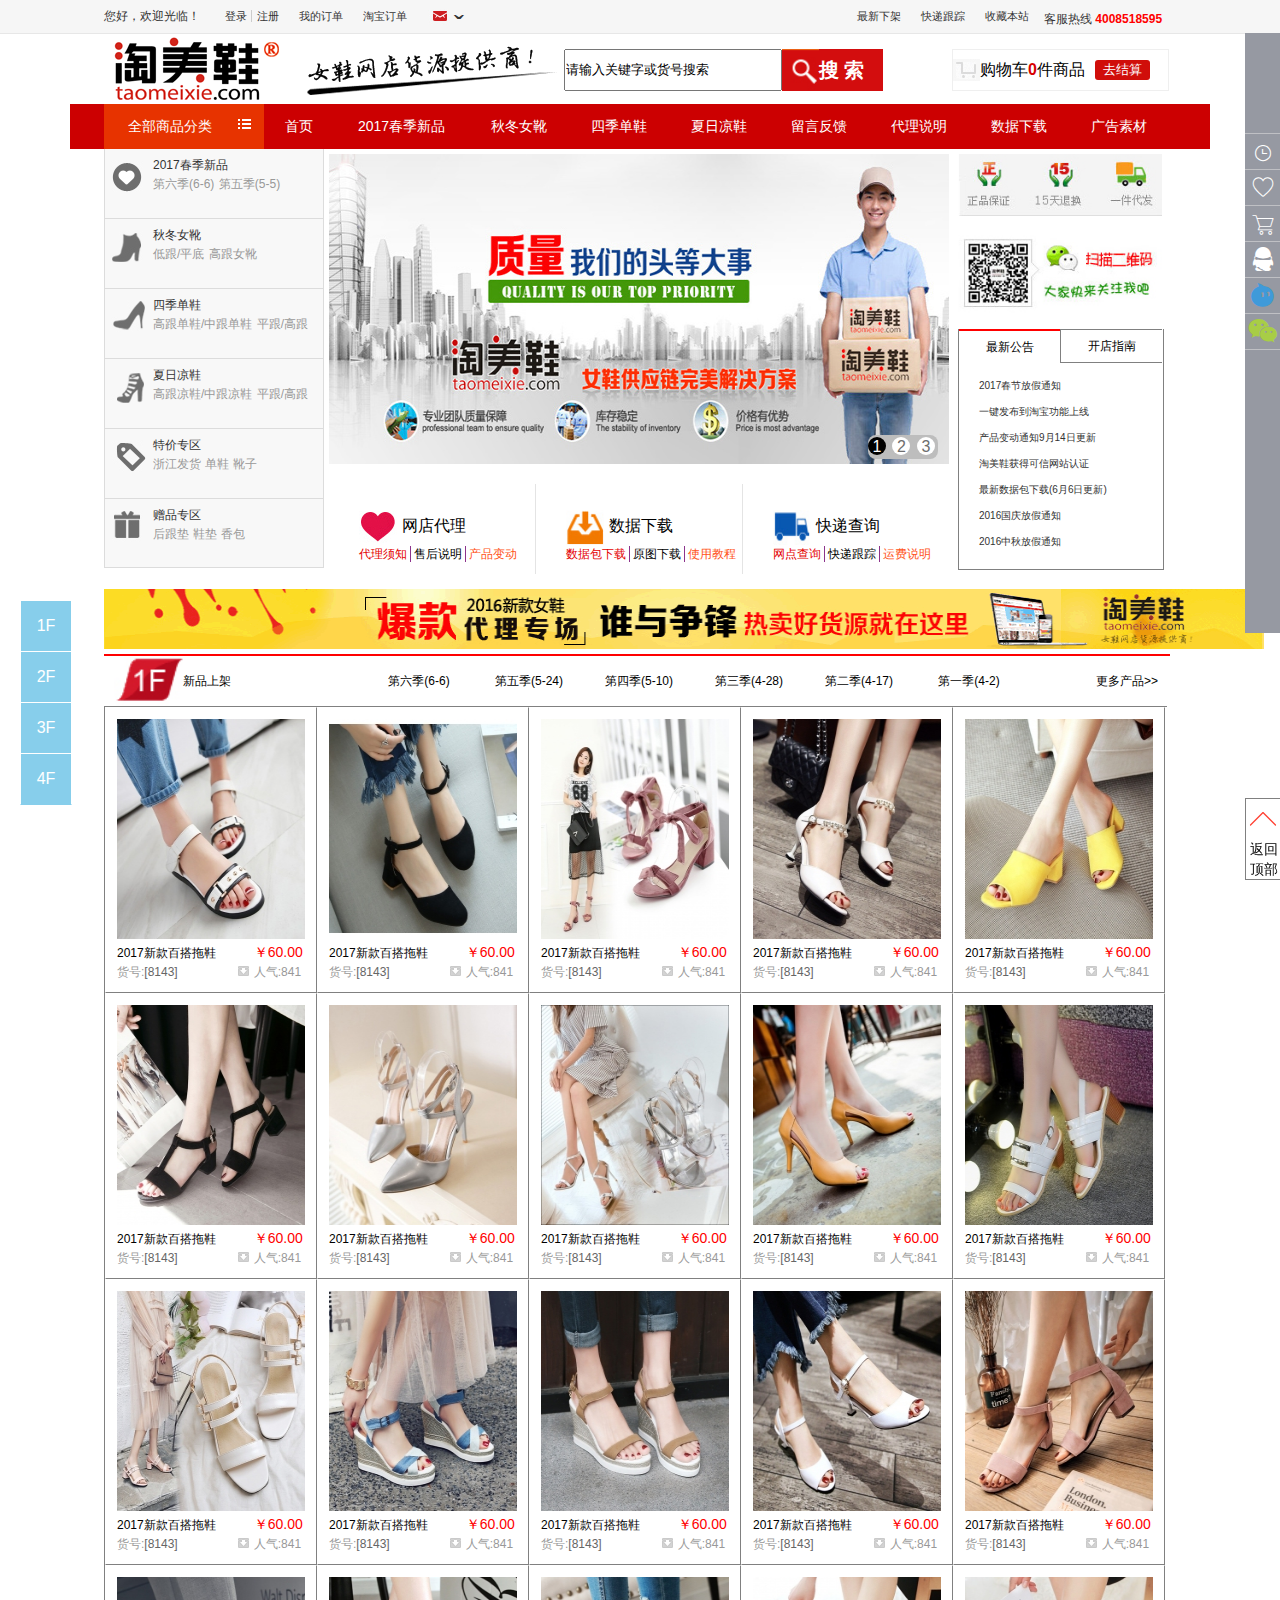
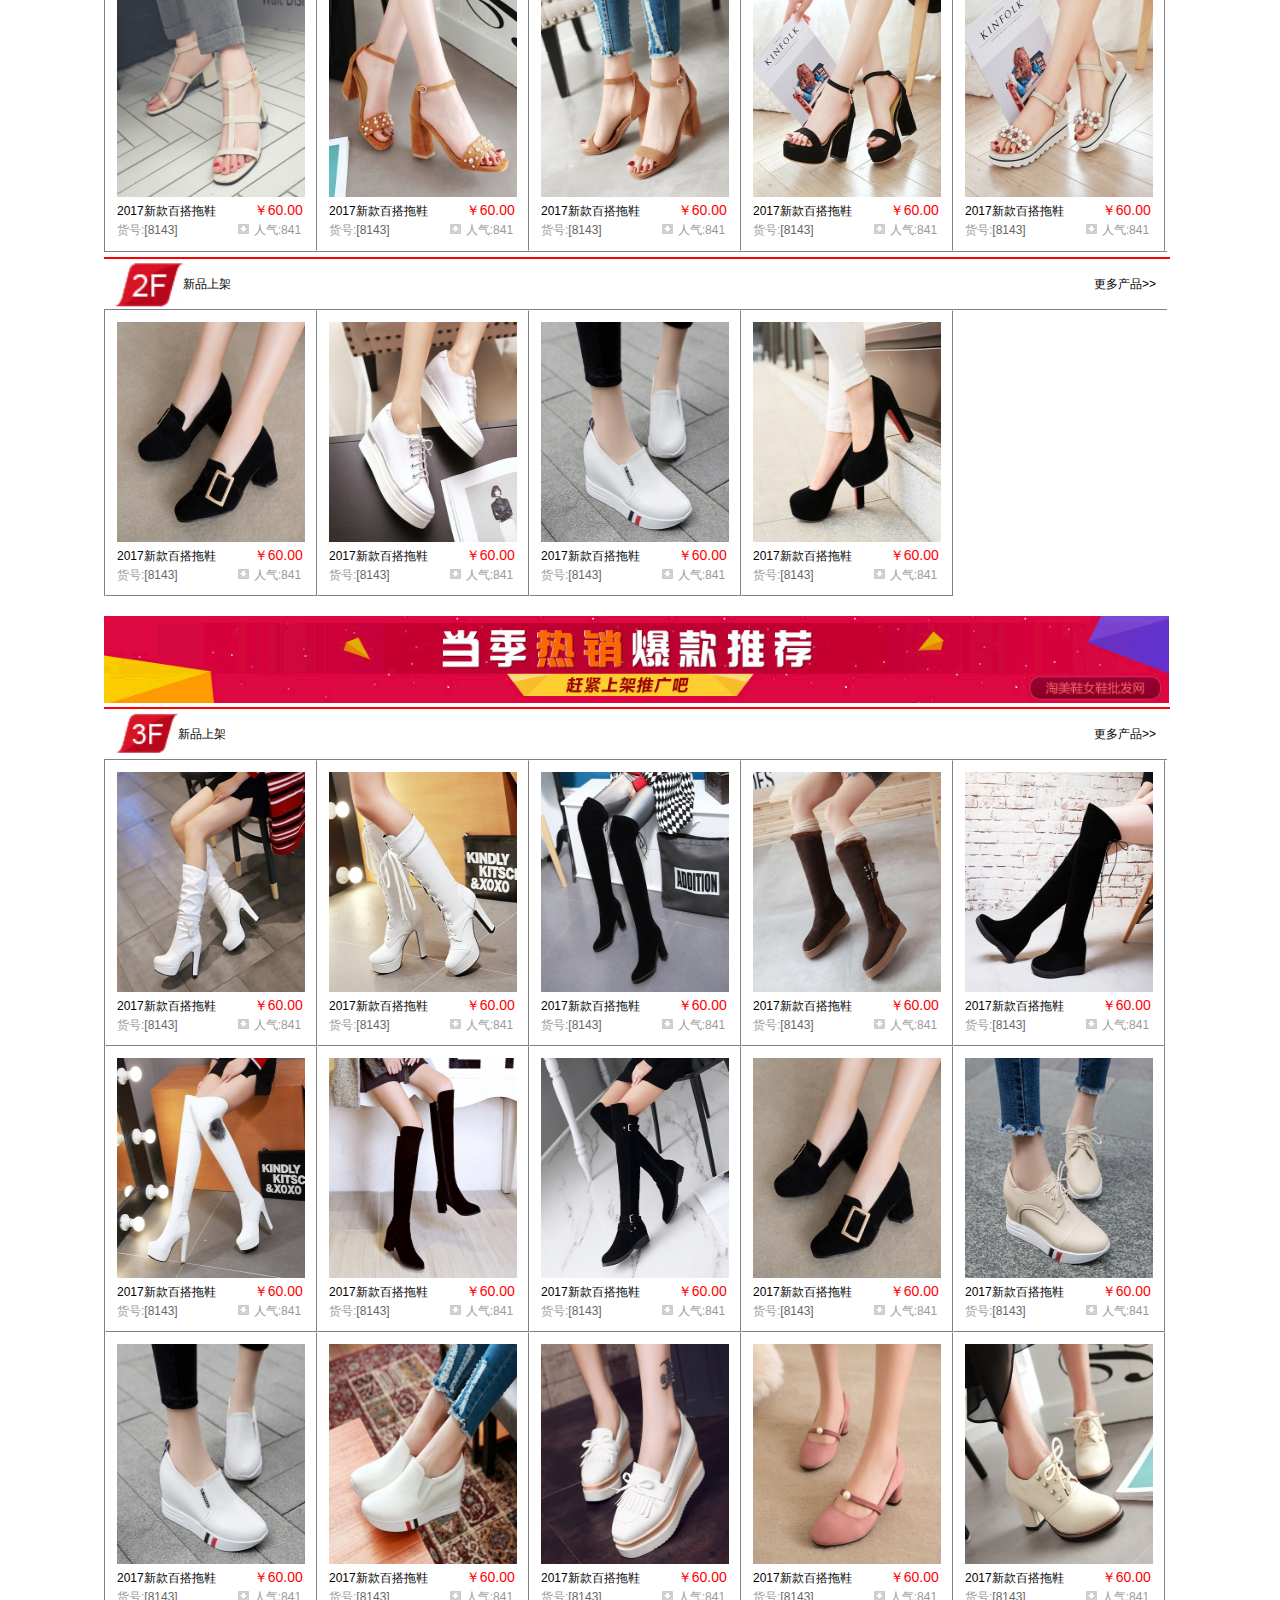
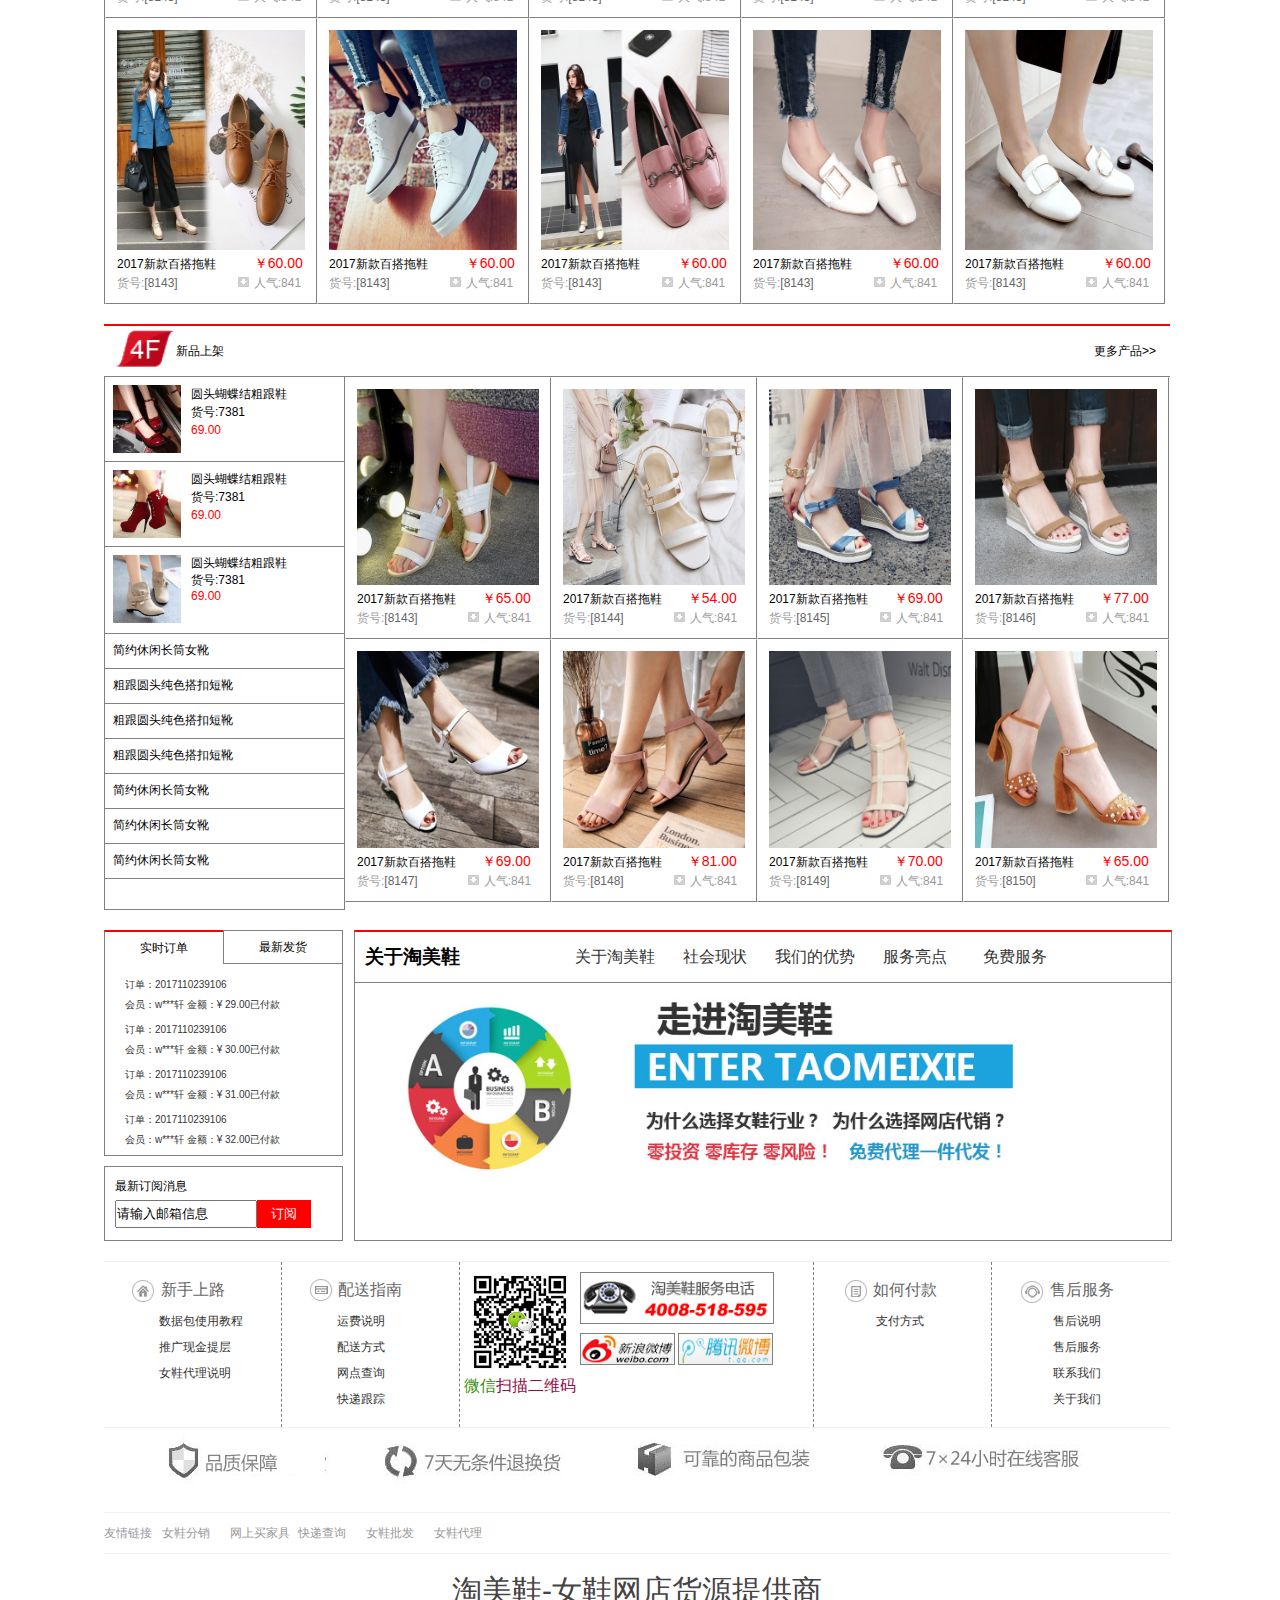
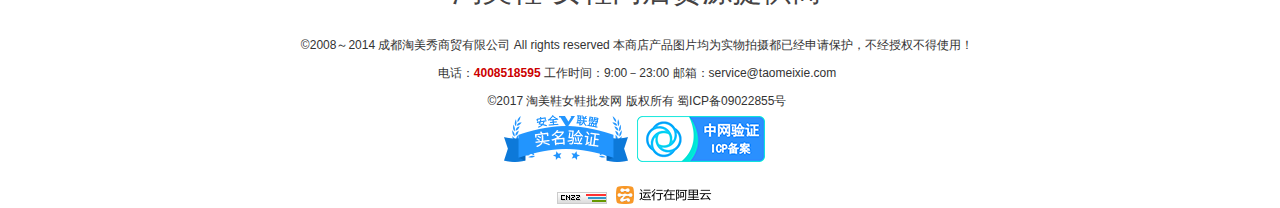
<file: tmx/index.html>
<!DOCTYPE html>
<html>
	<head>
		<meta charset="UTF-8">
		<title></title>
	</head>
	<link rel="stylesheet" href="css/index.css" />
	<script src="js/jquery-1.11.1.min.js"></script>
	<link rel="stylesheet" href="css/iconfont/iconfont.css" />
	<body>
	  <!--	header-->
	   <div class="header-one">
	   	  <div class="header1">
		   	  	<ul class="left">
			   	   	<li class="n1">您好，欢迎光临！</li>
			   	   	<li class="n2"><a href="login.html">登录</a></li>
			   	   	<li class="n3"><a href="resist.html">注册</a></li>
			   	   	<li class="n4"><a href="">我的订单</a></li>
			   	   	<li class="n5"><a href="">淘宝订单</a></li>
			   	   	<li class="n6"><img src="img/1.jpg" alt="" /><span class="fh">ˇ</span>
			   	   		 <ul class="right">
				   	   	    <li class="ne"><a href="">商城消息</a></li>
				   	   	    <li class="cx"><a href=""><span>15天</span>退货！<span>30天</span>超长保修！</a></li>
				   	   	    <li class="cx"><a href=""><span>4年</span>诚信经营,<span>100%</span>一手货源</a></li>
				   	   	    <li ><a href="">商城新版上线,<span>100%</span>正品保证</a></li>
			   	         </ul>	
			   	   	</li>
			   	    <li class="n7"><a href="">最新下架</a></li>
			   	   	<li class="n7"><a href="">快递跟踪</a></li>
			   	   	<li class="n8"><a href="">收藏本站</a></li>
			   	   	<li class="n9">客服热线  <span class="spans">4008518595</span></li>
		   	   </ul>
		   	    
	   	  </div>
	   </div>
	   <div class="header-two">
	   	   <div class="header2">
	   	   	   <img src="img/2.png" alt="" class="img1"/>
	   	   	   <div class="search">
		   	   	   	<input type="text" class="b1" value="请输入关键字或货号搜索"/>
		            <a href="javascript:;" class="a1"> <img src="img/3.jpg" alt="" class="img2"/><span>搜 索</span></a>
	   	   	   </div>
	   	   	   <div class="shoper">
		   	   	   	 <div class="shop"> <img src="img/4.jpg" alt="" />
			   	   	     <p>购物车<span class="s1">0</span>件商品</p>
			   	   	     <input type="button" value="去结算" class="b2"/>
		   	   	    </div>
		   	   	     <div class="shopping">
			   	   	     	您的购物车中没有商品,如果已添加商品请<a href="login.html">登录</a>查看
			   	   	     </div>
	   	   	   </div>
	   	   	  
	   	   </div>
	   </div>
	   <div class="header-three nav">
	   	    <div class="header3">
	   	    	<div class="all"><a href="" class="a2"><span>全部商品分类</span><img src="img/6.jpg" alt="" /></a></div>
	   	    	<a href="">首页</a>
	   	    	<a href="">2017春季新品</a>
	   	    	<a href="" >秋冬女靴</a>
	   	    	<a href="" >四季单鞋</a>
	   	    	<a href="" >夏日凉鞋</a>
	   	    	<a href="" >留言反馈</a>
	   	    	<a href="" >代理说明</a>
	   	    	<a href="" >数据下载</a>
	   	    	<a href="" >广告素材</a>
	   	    </div>
	   </div>
	   <div class="header-four">
	   	  <div class="header4">
		   	  	<div class="list1" ">
			   	  	<ul>
			   	  	 	<li><a href="">2017春季新品</a><br><a href="">第六季(6-6)</a>
			   	  	 		<a href="">第五季(5-5)</a>
			   	  	 	</li>
			   	  	 	<li>
			   	  	 	    <a href="">秋冬女靴</a><br><a href="">低跟/平底</a>
			   	  	 		<a href="">高跟女靴</a>
			   	  	 	</li>
			   	  	 	<li>
			   	  	 		<a href="">四季单鞋</a><br><a href="">高跟单鞋/中跟单鞋</a>
			   	  	 		<a href="">平跟/高跟</a>
			   	  	 	</li>
			   	  	 	<li>
			   	  	 		<a href="">夏日凉鞋</a><br><a href="">高跟凉鞋/中跟凉鞋</a>
			   	  	 		<a href="">平跟/高跟</a>
			   	  	 	</li>
			   	  	 	<li>
			   	  	 		<a href="">特价专区</a><br><a href="">浙江发货</a>
			   	  	 		<a href="">单鞋 靴子</a>
			   	  	 	</li>
			   	  	    <li>
			   	  	    	<a href="">赠品专区</a><br><a href="">后跟垫</a>
			   	  	 		<a href="">鞋垫 香包</a>
			   	  	    </li>
			   	  	 </ul>
			   	  	 <div class="list2"></div>
		   	  	</div>
		   	  	<div class="list4">
			   	  	<div class="list3">
			   	  		<ul>
			   	  			<li style="z-index:1"><img src="img/13.jpg" alt="" /></li>
			   	  			<li><img src="img/14.jpg" alt="" /></li>
			   	  			<li><img src="img/15.jpg" alt="" /></li>
			   	  		</ul>
			   	  		<p>
			   	  		  <span class="active" >1</span>	
			   	  		  <span>2</span>	
			   	  		  <span>3</span>	
			   	  		</p>
					   	  	
			   	  	</div>
			   	  	<div class="list5">
					   	  <div class="list6">
					   	  	<div class="list7">
					   	  	 <img src="img/16.jpg" alt="" />
					   	  	 <p>网店代理</p>
					   	  	 </div>
						   	  <div class="list8">
						   	  	 <a href="">代理须知</a>
						   	  	 <a href="">售后说明</a>
						   	  	 <a href="">产品变动</a>
						   	  </div>
					   	  </div>
					   	<div class="list6">
					   	  	<div class="list7">
					   	  	 <img src="img/17.jpg" alt="" />
					   	  	 <p>数据下载</p>
					   	  	 </div>
						   	  <div class="list8">
						   	  	 <a href="" class="sj">数据包下载</a>
						   	  	 <a href="">原图下载</a>
						   	  	 <a href="">使用教程</a>
						   	  </div>
					   	 </div>
					   	  <div class="list6 last">
					   	  	<div class="list7">
					   	  	 <img src="img/18.jpg" alt="" />
					   	  	 <p>快递查询</p>
					   	  	 </div>
						   	  <div class="list8">
						   	  	 <a href="">网点查询</a>
						   	  	 <a href="">快递跟踪</a>
						   	  	 <a href="">运费说明</a>
						   	  </div>
					   	  </div>
					</div>
				</div> 
				<div class="list9">
					<div class="list10">
						<img src="img/19.jpg" alt="" />
						<img src="img/20.jpg" alt="" />
					</div>
					<div class="list11">
						<div class="list12">
							<p>最新公告</p>
							<p>开店指南</p>
						</div>
						<div class="list13">
							<ul>
								<li>2017春节放假通知</li>
								<li>一键发布到淘宝功能上线</li>
								<li>产品变动通知9月14日更新</li>
								<li>淘美鞋获得可信网站认证</li>
								<li>最新数据包下载(6月6日更新)</li>
								<li>2016国庆放假通知</li>
								<li>2016中秋放假通知</li>
							</ul>
							<ul>
								<li>2016天天特价报名技巧,入口</li>
								<li>解决淘宝同款问题的方法</li>
								<li>淘宝SEO:新品快速获得综合排名</li>
								<li>淘宝SEO:新品快速获得综合排名</li>
								<li>淘宝SEO:新品快速获得综合排名</li>
								<li>淘宝SEO:新品快速获得综合排名</li>
								<li>淘宝SEO:新品快速获得综合排名</li>
							</ul>
						</div>
					</div>
				</div>
	   	  </div>
	   </div>
	   <div class="banner-top">
	   	 <div class="banner1">
	   	 	<img src="img/21.gif" alt="" />
	   	 </div>
	   </div>
	   <div class="main-top floor">
		   	<div class="main1">
		   		 <div class="sec">
		   	  	  	 <a class="az" href=""><img src="img/21.jpg" alt="" /><span>新品上架</span></a>
		   	  	  	 <a href="javascript:;">第六季(6-6)</a>
		   	  	  	 <a href="javascript:;">第五季(5-24)</a>
		   	  	  	 <a href="javascript:;">第四季(5-10)</a>
		   	  	  	 <a href="javascript:;">第三季(4-28)</a>
		   	  	  	 <a href="javascript:;">第二季(4-17)</a>
		   	  	  	 <a href="javascript:;">第一季(4-2)</a>
		   	  	  	 <a class="az" href="">更多产品>></a>
		   	  	  </div>
			  	     <div class="sec2">
				   	  	 <ul>
				   	  	 	<!--<li>
				   	  	 	 <img src="img/22.jpg" alt=""  class="imgss"/>
				   	  	 	 <p class="k1"><a href="" class="k2">2017新款百搭拖鞋</a><span class="k3">￥60.00</span></p>
				   	  	 	 <p><span class="k4">货号:</span><span class="k5">[8143]</span><img  class="imgsk"src="img/24.jpg" alt="" /><span span class="k6">人气:841</span></p>
				   	  	 	 <p class="k7">代理价:登录查看</p><p class="k8">一键上传淘宝</p>
				   	  	 	</li>-->
				   	  	 </ul>
			   	    </div>
		   	</div>
	   </div>
	   <div class="main-two floor">
	   	  <div class="main2">
		   		 <div class="sec">
		   	  	  	 <a class="az" href=""><img src="img/85.jpg" alt="" /><span>新品上架</span></a>
		   	  	  	 <a class="az" href="">更多产品>></a>
		   	  	  </div>
		   	  	  <div class="sec3">
				   	  	 <ul>
				   	  	 	<li>
				   	  	 	 <img src="img/73.jpg" alt=""  class="imgss"/>
				   	  	 	 <p class="k1"><a href="" class="k2">2017新款百搭拖鞋</a><span class="k3">￥60.00</span></p>
				   	  	 	 <p><span class="k4">货号:</span><span class="k5">[8143]</span><img  class="imgsk"src="img/24.jpg" alt="" /><span span class="k6">人气:841</span></p>
				   	  	 	 <p class="k7">代理价:登录查看</p><p class="k8">一键上传淘宝</p>
				   	  	 	</li>
				   	  	 	<li>
				   	  	 	 <img src="img/86.jpg" alt=""  class="imgss"/>
				   	  	 	 <p class="k1"><a href="" class="k2">2017新款百搭拖鞋</a><span class="k3">￥60.00</span></p>
				   	  	 	 <p><span class="k4">货号:</span><span class="k5">[8143]</span><img  class="imgsk"src="img/24.jpg" alt="" /><span span class="k6">人气:841</span></p>
				   	  	 	 <p class="k7">代理价:登录查看</p><p class="k8">一键上传淘宝</p>
				   	  	 	</li>
				   	  	 	<li>
				   	  	 	 <img src="img/75.jpg" alt=""  class="imgss"/>
				   	  	 	 <p class="k1"><a href="" class="k2">2017新款百搭拖鞋</a><span class="k3">￥60.00</span></p>
				   	  	 	 <p><span class="k4">货号:</span><span class="k5">[8143]</span><img  class="imgsk"src="img/24.jpg" alt="" /><span span class="k6">人气:841</span></p>
				   	  	 	 <p class="k7">代理价:登录查看</p><p class="k8">一键上传淘宝</p>
				   	  	 	</li>
				   	  	 	<li>
				   	  	 	 <img src="img/50.jpg" alt=""  class="imgss"/>
				   	  	 	 <p class="k1"><a href="" class="k2">2017新款百搭拖鞋</a><span class="k3">￥60.00</span></p>
				   	  	 	 <p><span class="k4">货号:</span><span class="k5">[8143]</span><img  class="imgsk"src="img/24.jpg" alt="" /><span span class="k6">人气:841</span></p>
				   	  	 	 <p class="k7">代理价:登录查看</p><p class="k8">一键上传淘宝</p>
				   	  	 	</li>
				   	  	 </ul>
			   	    </div>
	   	  </div>
	   </div>
	   <div class="banner-two">
	   	  <div class="banner2">
	   	  	<img src="img/88.gif" alt="" />
	   	  </div>
	   </div>
	   <div class="main-three floor">
	   	    <div class="main3">
	   	    	<div class="sec">
		   	  	  	 <a class="az" href=""><img src="img/87.jpg" alt="" /><span>新品上架</span></a>
		   	  	  	 <a class="az" href="">更多产品>></a>
		   	  	  </div>
		   	  	<div class="sec4">
				   	  	 <ul>
				   	  	 	<!--<li>
				   	  	 	 <img src="img/22.jpg" alt=""  class="imgss"/>
				   	  	 	 <p class="k1"><a href="" class="k2">2017新款百搭拖鞋</a><span class="k3">￥60.00</span></p>
				   	  	 	 <p><span class="k4">货号:</span><span class="k5">[8143]</span><img  class="imgsk"src="img/24.jpg" alt="" /><span span class="k6">人气:841</span></p>
				   	  	 	 <p class="k7">代理价:登录查看</p><p class="k8">一键上传淘宝</p>
				   	  	 	</li>-->
				   	  	 </ul>
			   	    </div>
	   	    </div>
	   </div>
	   <div class="main-four floor">
	   	 <div class="main4">
	   	 		<div class="sec">
		   	  	  	 <a class="az" href=""><img src="img/89.jpg" alt="" /><span>新品上架</span></a>
		   	  	  	 <a class="az" href="">更多产品>></a>
		   	  	  </div>
		   	    <div class="sec5">
		   	    	 <div class="sec6">
		   	    	 	<ul class="lins1">
		   	    	 		<li>
		   	    	 		  <div class="sec7">
		   	    	 		  	  <img src="img/47.jpg" alt="" />
		   	    	 		  	    <div class="sec8">
		   	    	 		  	  	<p>圆头蝴蝶结粗跟鞋</p>
		   	    	 		  	     <p>货号:7381</p>
		   	    	 		  	     <p>69.00</p>
		   	    	 		  	  </div>
		   	    	 		  </div>
		   	    	 		</li>
		   	    	 		<li>
		   	    	 		  <div class="sec7">
		   	    	 		  	 <img src="img/48.jpg" alt="" />
		   	    	 		  	   <div class="sec8">
		   	    	 		  	  	<p>圆头蝴蝶结粗跟鞋</p>
		   	    	 		  	     <p>货号:7381</p>
		   	    	 		  	     <p>69.00</p>
		   	    	 		  	  </div>
		   	    	 		  </div>
		   	    	 		</li>
		   	    	    </ul> 
		   	    	 	<ul class="lins2">
		   	    	 	    <li class="lin">
		   	    	 	    	<p class="sim long">简约休闲长筒女靴</p>
		   	    	 		    <div class="short sec9">
		   	    	 		  	  <img src="img/49.jpg" alt="" />
		   	    	 		  	  <div class="sec10">
		   	    	 		  	  	<p>圆头蝴蝶结粗跟鞋</p>
		   	    	 		  	     <p>货号:7381</p>
		   	    	 		  	     <p>69.00</p>
		   	    	 		  	  </div> 
		   	    	 		    
		   	    	 		  </div>
		   	    	 		</li>
		   	    	 		<li class="lin"><p class="sim">简约休闲长筒女靴</p>
		   	    	 			<div class="sec9">
		   	    	 		  	  <img src="img/50.jpg" alt="" />
		   	    	 		  	  <div class="sec10">
		   	    	 		  	  	<p>圆头蝴蝶结粗跟鞋</p>
		   	    	 		  	     <p>货号:7381</p>
		   	    	 		  	     <p>69.00</p>
		   	    	 		  	  </div>
		   	    	 		</li>
		   	    	 		<li class="lin"><p class="sim">粗跟圆头纯色搭扣短靴</p>
		   	    	 			<div class="sec9">
		   	    	 		  	  <img src="img/51.jpg" alt="" />
		   	    	 		  	  <div class="sec10">
		   	    	 		  	  	<p>圆头蝴蝶结粗跟鞋</p>
		   	    	 		  	     <p>货号:7381</p>
		   	    	 		  	     <p>69.00</p>
		   	    	 		  	  </div>
		   	    	 		</li>
		   	    	 		<li class="lin"><p class="sim">粗跟圆头纯色搭扣短靴</p>
		   	    	 			<div class="sec9">
		   	    	 		  	  <img src="img/52.jpg" alt="" />
		   	    	 		  	  <div class="sec10">
		   	    	 		  	  	<p>圆头蝴蝶结粗跟鞋</p>
		   	    	 		  	     <p>货号:7381</p>
		   	    	 		  	     <p>69.00</p>
		   	    	 		  	  </div>
		   	    	 		</li>
		   	    	 		<li class="lin"><p class="sim">粗跟圆头纯色搭扣短靴</p>
		   	    	 			<div class="sec9">
		   	    	 		  	  <img src="img/53.jpg" alt="" />
		   	    	 		  	  <div class="sec10">
		   	    	 		  	  	<p>圆头蝴蝶结粗跟鞋</p>
		   	    	 		  	     <p>货号:7381</p>
		   	    	 		  	     <p>69.00</p>
		   	    	 		  	  </div>
		   	    	 		</li>
		   	    	 		<li class="lin"><p class="sim">简约休闲长筒女靴</p>
		   	    	 			<div class="sec9">
		   	    	 		  	  <img src="img/54.jpg" alt="" />
		   	    	 		  	  <div class="sec10">
		   	    	 		  	  	<p>圆头蝴蝶结粗跟鞋</p>
		   	    	 		  	     <p>货号:7381</p>
		   	    	 		  	     <p>69.00</p>
		   	    	 		  	  </div>
		   	    	 		</li>
		   	    	 		<li class="lin"><p class="sim">简约休闲长筒女靴</p>
		   	    	 			<div class="sec9">
		   	    	 		  	  <img src="img/55.jpg" alt="" />
		   	    	 		  	  <div class="sec10">
		   	    	 		  	  	<p>圆头蝴蝶结粗跟鞋</p>
		   	    	 		  	     <p>货号:7381</p>
		   	    	 		  	     <p>69.00</p>
		   	    	 		  	  </div>
		   	    	 		</li>
		   	    	 		<li class="lin"><p class="sim">简约休闲长筒女靴</p>
		   	    	 			<div class="sec9">
		   	    	 		  	  <img src="img/56.jpg" alt="" />
		   	    	 		  	  <div class="sec10">
		   	    	 		  	  	<p>圆头蝴蝶结粗跟鞋</p>
		   	    	 		  	     <p>货号:7381</p>
		   	    	 		  	     <p>69.00</p>
		   	    	 		  	  </div>
		   	    	 		</li>
		   	    	 		<li class="lin9"></li>
		   	    	   </ul>
		   	       </div>
		   	       <div class="sec11">
		   	       	 <ul>
		   	       	 	<li>
				   	  	 	 <img src="img/34.jpg" alt=""  class="imgss"/>
				   	  	 	 <p class="k1"><a href="" class="k2">2017新款百搭拖鞋</a><span class="k3">￥65.00</span></p>
				   	  	 	 <p><span class="k4">货号:</span><span class="k5">[8143]</span><img  class="imgsk"src="img/24.jpg" alt="" /><span span class="k6">人气:841</span></p>
				   	  	 	 <p class="k7">代理价:登录查看</p><p class="k8">一键上传淘宝</p>
				   	  	</li>
				   	  	<li>
				   	  	 	 <img src="img/35.jpg" alt=""  class="imgss"/>
				   	  	 	 <p class="k1"><a href="" class="k2">2017新款百搭拖鞋</a><span class="k3">￥54.00</span></p>
				   	  	 	 <p><span class="k4">货号:</span><span class="k5">[8144]</span><img  class="imgsk"src="img/24.jpg" alt="" /><span span class="k6">人气:841</span></p>
				   	  	 	 <p class="k7">代理价:登录查看</p><p class="k8">一键上传淘宝</p>
				   	  	</li>
				   	  	<li>
				   	  	 	 <img src="img/36.jpg" alt=""  class="imgss"/>
				   	  	 	 <p class="k1"><a href="" class="k2">2017新款百搭拖鞋</a><span class="k3">￥69.00</span></p>
				   	  	 	 <p><span class="k4">货号:</span><span class="k5">[8145]</span><img  class="imgsk"src="img/24.jpg" alt="" /><span span class="k6">人气:841</span></p>
				   	  	 	 <p class="k7">代理价:登录查看</p><p class="k8">一键上传淘宝</p>
				   	  	</li>
				   	  	<li>
				   	  	 	 <img src="img/37.jpg" alt=""  class="imgss"/>
				   	  	 	 <p class="k1"><a href="" class="k2">2017新款百搭拖鞋</a><span class="k3">￥77.00</span></p>
				   	  	 	 <p><span class="k4">货号:</span><span class="k5">[8146]</span><img  class="imgsk"src="img/24.jpg" alt="" /><span span class="k6">人气:841</span></p>
				   	  	 	 <p class="k7">代理价:登录查看</p><p class="k8">一键上传淘宝</p>
				   	  	</li>
				   	  	
				   	  	<li>
				   	  	 	 <img src="img/38.jpg" alt=""  class="imgss"/>
				   	  	 	 <p class="k1"><a href="" class="k2">2017新款百搭拖鞋</a><span class="k3">￥69.00</span></p>
				   	  	 	 <p><span class="k4">货号:</span><span class="k5">[8147]</span><img  class="imgsk"src="img/24.jpg" alt="" /><span span class="k6">人气:841</span></p>
				   	  	 	 <p class="k7">代理价:登录查看</p><p class="k8">一键上传淘宝</p>
				   	  	</li>
				   	  	<li>
				   	  	 	 <img src="img/39.jpg" alt=""  class="imgss"/>
				   	  	 	 <p class="k1"><a href="" class="k2">2017新款百搭拖鞋</a><span class="k3">￥81.00</span></p>
				   	  	 	 <p><span class="k4">货号:</span><span class="k5">[8148]</span><img  class="imgsk"src="img/24.jpg" alt="" /><span span class="k6">人气:841</span></p>
				   	  	 	 <p class="k7">代理价:登录查看</p><p class="k8">一键上传淘宝</p>
				   	  	</li>
				   	  	<li>
				   	  	 	 <img src="img/40.jpg" alt=""  class="imgss"/>
				   	  	 	 <p class="k1"><a href="" class="k2">2017新款百搭拖鞋</a><span class="k3">￥70.00</span></p>
				   	  	 	 <p><span class="k4">货号:</span><span class="k5">[8149]</span><img  class="imgsk"src="img/24.jpg" alt="" /><span span class="k6">人气:841</span></p>
				   	  	 	 <p class="k7">代理价:登录查看</p><p class="k8">一键上传淘宝</p>
				   	  	</li>
				   	  	<li>
				   	  	 	 <img src="img/41.jpg" alt=""  class="imgss"/>
				   	  	 	 <p class="k1"><a href="" class="k2">2017新款百搭拖鞋</a><span class="k3">￥65.00</span></p>
				   	  	 	 <p><span class="k4">货号:</span><span class="k5">[8150]</span><img  class="imgsk"src="img/24.jpg" alt="" /><span span class="k6">人气:841</span></p>
				   	  	 	 <p class="k7">代理价:登录查看</p><p class="k8">一键上传淘宝</p>
				   	  	</li>
		   	       	 	
		   	       	 </ul>
		   	       </div>   
		   	    </div>	  
	   	 </div>
	   </div>
	   <div class="main-five">	
	      <div class="main5">
	      	  <div class="list11">
						<div class="list14">
							<p>实时订单</p>
							<p>最新发货</p>
						</div>
						<div class="list15">
							<ul>
								<li>订单：2017110239106 <br/>
                                                                                    会员：w***轩 金额：¥ 29.00已付款
								</li>
								<li>订单：2017110239106 <br/>
                                                                                    会员：w***轩 金额：¥ 30.00已付款
								</li>
								<li>订单：2017110239106 <br/>
                                                                                    会员：w***轩 金额：¥ 31.00已付款
								</li>
								<li>订单：2017110239106 <br/>
                                                                                    会员：w***轩 金额：¥ 32.00已付款
								</li>
							     <li>订单：2017110239106 <br/>
                                                                                    会员：w***轩 金额：¥ 33.00已付款
								</li>
								<li>订单：2017110239106 <br/>
                                                                                    会员：w***轩 金额：¥ 34.00已付款
								</li>
								<li>订单：2017110239106 <br/>
                                                                                    会员：w***轩 金额：¥ 35.00已付款
								</li>
							</ul>
							<ul>
								<li>订单：2017110108665 已发出<br/>
									物流单号：4***3 [中通速递]</li>
								<li>订单：2017110108665 已发出<br/>
									物流单号：4***4 [中通速递]</li>
								<li>订单：2017110108665 已发出<br/>
									物流单号：4***5 [中通速递]</li>
								<li>订单：2017110108665 已发出<br/>
									物流单号：4***6 [中通速递]</li>
								<li>订单：2017110108665 已发出<br/>
									物流单号：4***7 [中通速递]</li>
								<li>订单：2017110108665 已发出<br/>
									物流单号：4***8 [中通速递]</li>
								<li>订单：2017110108665 已发出<br/>
									物流单号：4***9 [中通速递]</li>
							</ul>
						</div>
						
					<div class="list16">
			    	  <p>最新订阅消息</p>
			    	   <input type="text" value="请输入邮箱信息" class="put1"/>
			    	   <input type="button" value="订阅" class="put2"/>
			        </div>
			    </div>
			    <div class="list17">
			    	<div class="list18">
				         <h3>关于淘美鞋</h3>
				         <a href="javascript:;">关于淘美鞋</a>
				    	 <a href="javascript:;">社会现状</a>
				    	 <a href="javascript:;">我们的优势</a>
				    	 <a href="javascript:;">服务亮点</a>
				    	 <a href="javascript:;">免费服务</a>
			    	</div>
			    	<div class="list19">
			    		<ul>
			    			<li style="display:block"><img src="img/94.jpg" alt="" /></li>
			    			<li><img src="img/90.jpg" alt="" /></li>
			    			<li><img src="img/92.jpg" alt="" /></li>
			    			<li><img src="img/91.jpg" alt="" /></li>
			    		    <li><img src="img/93.jpg" alt="" /></li>
			    		</ul>
			    	</div>
			    </div>    
	      </div>
	   </div>
	    <div class="main-six">	
	       <div class="main6">
	       	  <div class="list27">
	       	  	  <div class="list20">
	       	   	  <ul>
	       	   	  	<li><img src="img/95.jpg" alt="" /><span>新手上路</span></li>
	       	   	  	<li>数据包使用教程</li>
	       	   	  	<li>推广现金提层</li>
	       	   	  	<li>女鞋代理说明</li>
	       	   	  </ul>
	       	   </div>
	       	   <div class="list21">
	       	   	  <ul>
	       	   	  	<li><img src="img/96.jpg" alt="" /><span>配送指南</span></li>
	       	   	  	<li>运费说明</li>
	       	   	  	<li>配送方式</li>
	       	   	    <li>网点查询</li>
	       	   	  	<li>快递跟踪</li>
	       	   	  </ul>
	       	   </div>
	       	   <div class="list22">
		       	   	  <div class="list23">
		       	   	  	  <img src="img/100.jpg" alt="" />
		       	   	      <p><span>微信</span><span>扫描二维码</span></p>
		       	   	  </div>
		       	   	 <div class="list24">
		       	   	 	<img src="img/97.jpg" alt="" />
		       	   	    <img src="img/98.jpg" alt="" /> 
		       	   	    <img src="img/99.jpg" alt="" />
		       	   	 </div> 
	       	   </div>
	       	    <div  class="list25">
	       	   	  <ul>
	       	   	  	<li><img src="img/101.jpg" alt="" /><span>如何付款</span></li>
	       	   	  	<li>支付方式</li>
	       	   	  </ul>
	       	   </div>
	       	    <div  class="list26">
	       	   	  <ul>
	       	   	  	<li><img src="img/102.jpg" alt="" /><span>售后服务</span></li>
	       	   	  	<li>售后说明</li>
	       	   	  	<li>售后服务 </li>
	       	   	  	<li>联系我们</li>
	       	   	  	<li>关于我们</li>
	       	   	  </ul> 
	       	   	</div>
	       </div>
	    </div>
	</div>
    <div class="main-seven">	
       <div class="main7">
       	   <div class="list28">
       	   	  <img src="img/103.jpg" alt="" />
       	   </div>
       </div>
    </div>
      <div class="main-eight">	
         <div class="main8">
         	<div class="list29">
         		 <p>友情链接</p>
         	 <a href="">女鞋分销</a>
         	 <a href="">网上买家具</a>
         	 <a href="">快递查询</a>
         	 <a href="">女鞋批发</a>
         	 <a href="">女鞋代理</a>
         	</div> 
         </div>
      </div>
      <div class="footer">
      	 <div class="foot">
      	 	 <div class="last">
      	 	 	<h1>淘美鞋-女鞋网店货源提供商</h1>
      	 	 	<p>©2008～2014 成都淘美秀商贸有限公司 All rights reserved 
      	 	 		本商店产品图片均为实物拍摄都已经申请保护，不经授权不得使用！</p>
      	 	    <p>电话：<span>4008518595 </span>工作时间：9:00－23:00 
      	 	    	邮箱：service@taomeixie.com</p>
      	 	    <p>©2017 淘美鞋女鞋批发网 版权所有  蜀ICP备09022855号</p>
      	 	    <div class="lastone">
      	 	    	<img src="img/106.png" alt="" />
      	 	    	<img src="img/105.png" alt="" /><br/>
      	 	    	<img src="img/107.gif" alt="" />
      	 	    	<img src="img/108.png" alt="" />
      	 	    </div>
      	 	 </div>
      	 </div>
      </div>
      <div class="lt">
      	 <ul>
      	 	<li>1F</li>
      	 	<li>2F</li>
      	 	<li>3F</li>
      	 	<li>4F</li>
      	 </ul>
      </div>
      <div class="cbl">
      	<ul>
      		<li><a href="javascript:;"><i class="iconfont icon-history"></i></a></li>
      		<li><a href="javascript:;"><i class="iconfont icon-favorites"></i></a></li>
      		<li><a href="javascript:;"><i class="iconfont icon-tubiao4"></i></a></li>
      		<li><a href="javascript:;"><i class="iconfont icon-qq"></i></a></li>
      		<li><a href="javascript:;"><i class="iconfont icon-aliwangwang"></i></a></li>
      		<li><a href="javascript:;"><i class="iconfont icon-weixin2"></i></a></li>
      	</ul>
      </div>
      <div class="tck">	
      	  <div class="tck1">
      	  	 <a href="javascript:;">收起>></a>
      	  </div>
      </div>
      <div class="returntop">
      	  <p><i class="iconfont icon-dayuhao-copy-copy-copy"></i></p>
      	  <p>返回顶部</p>
      </div>
	</body>
	
</html>

<script src="js/index.js"></script>
</file>
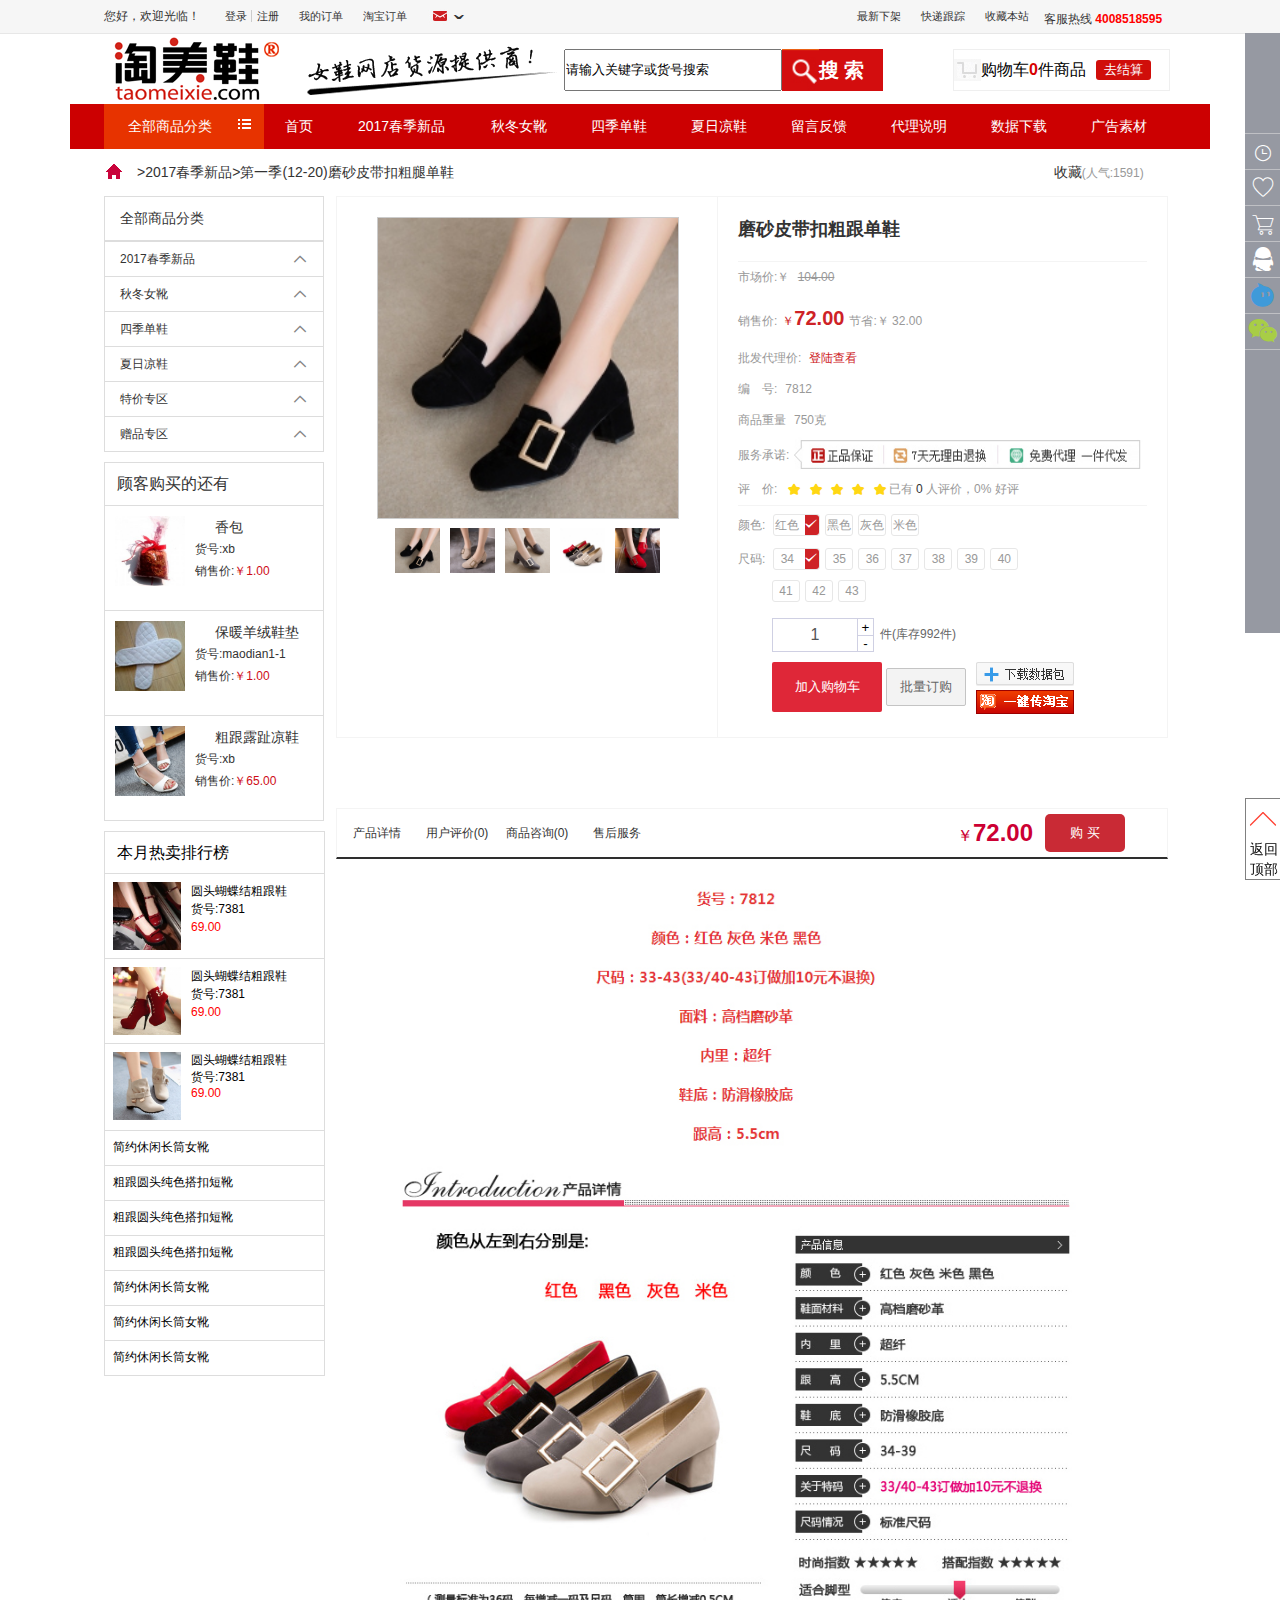
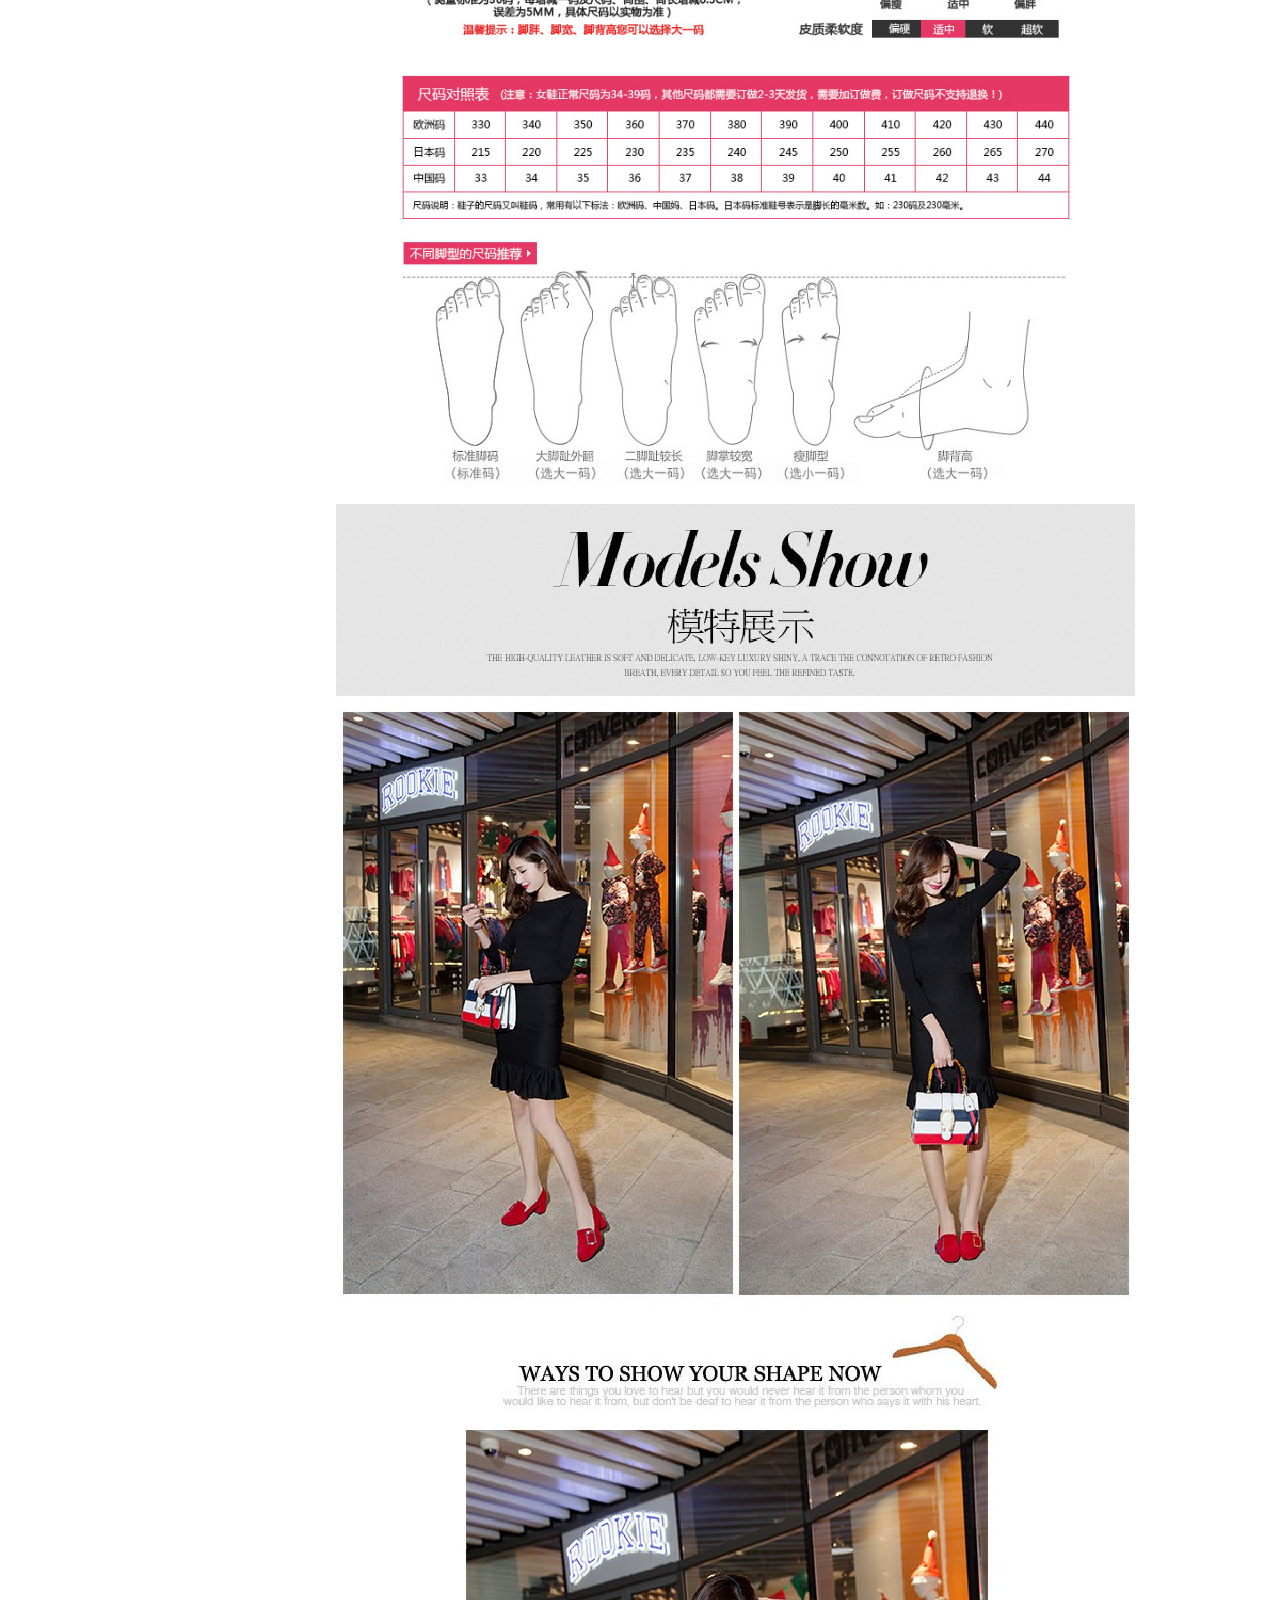
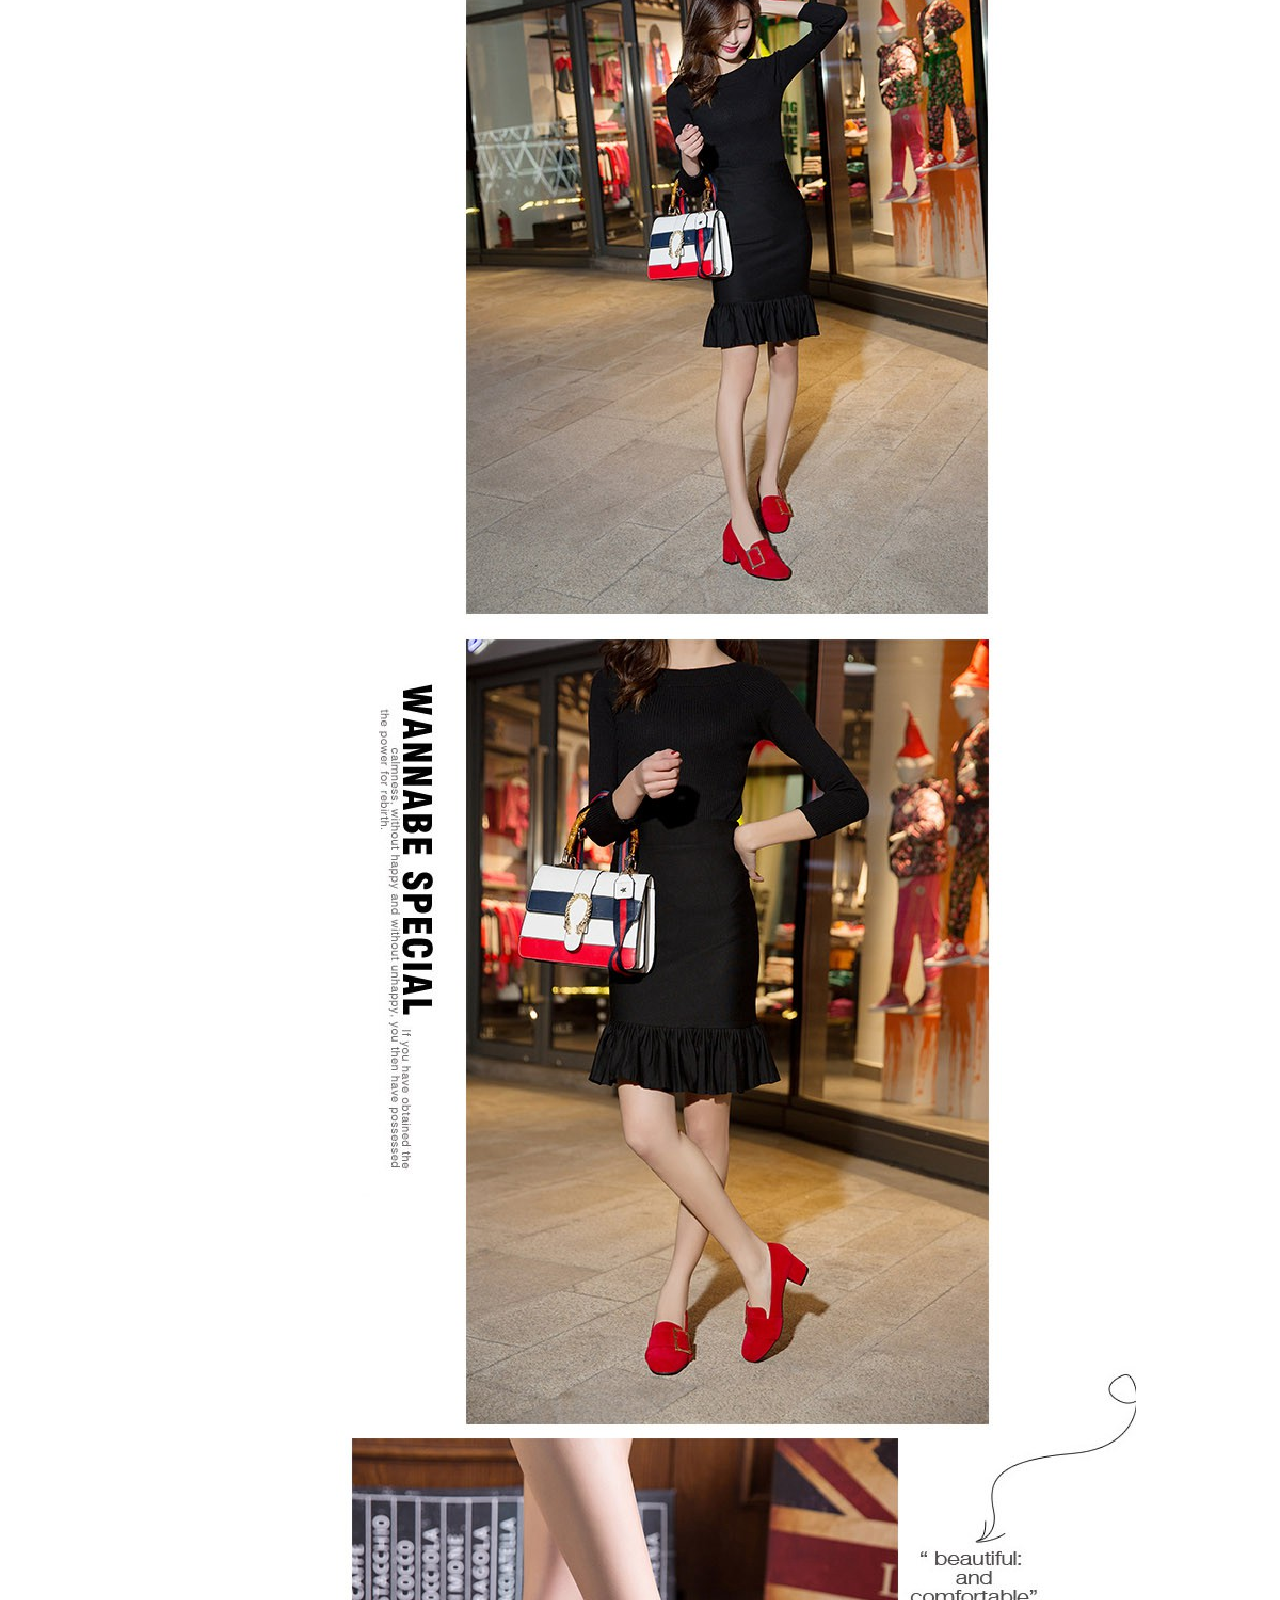
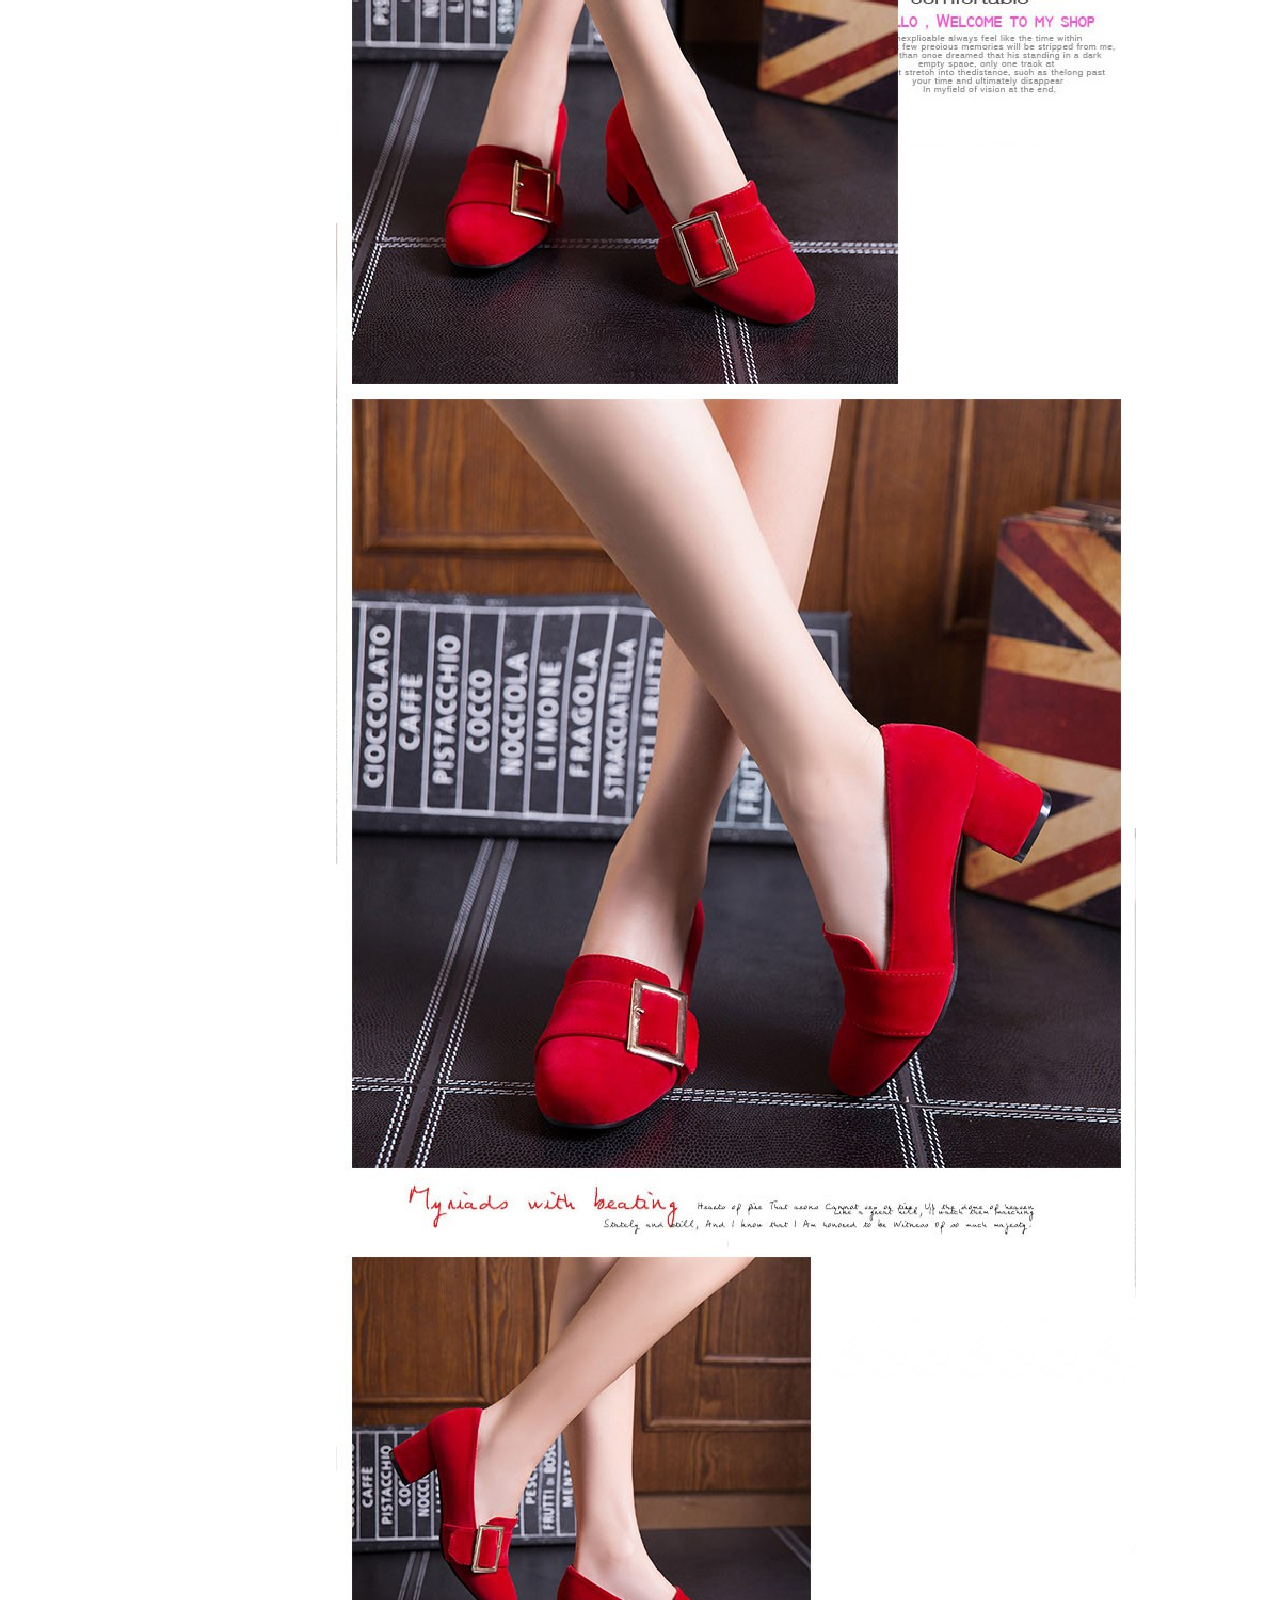
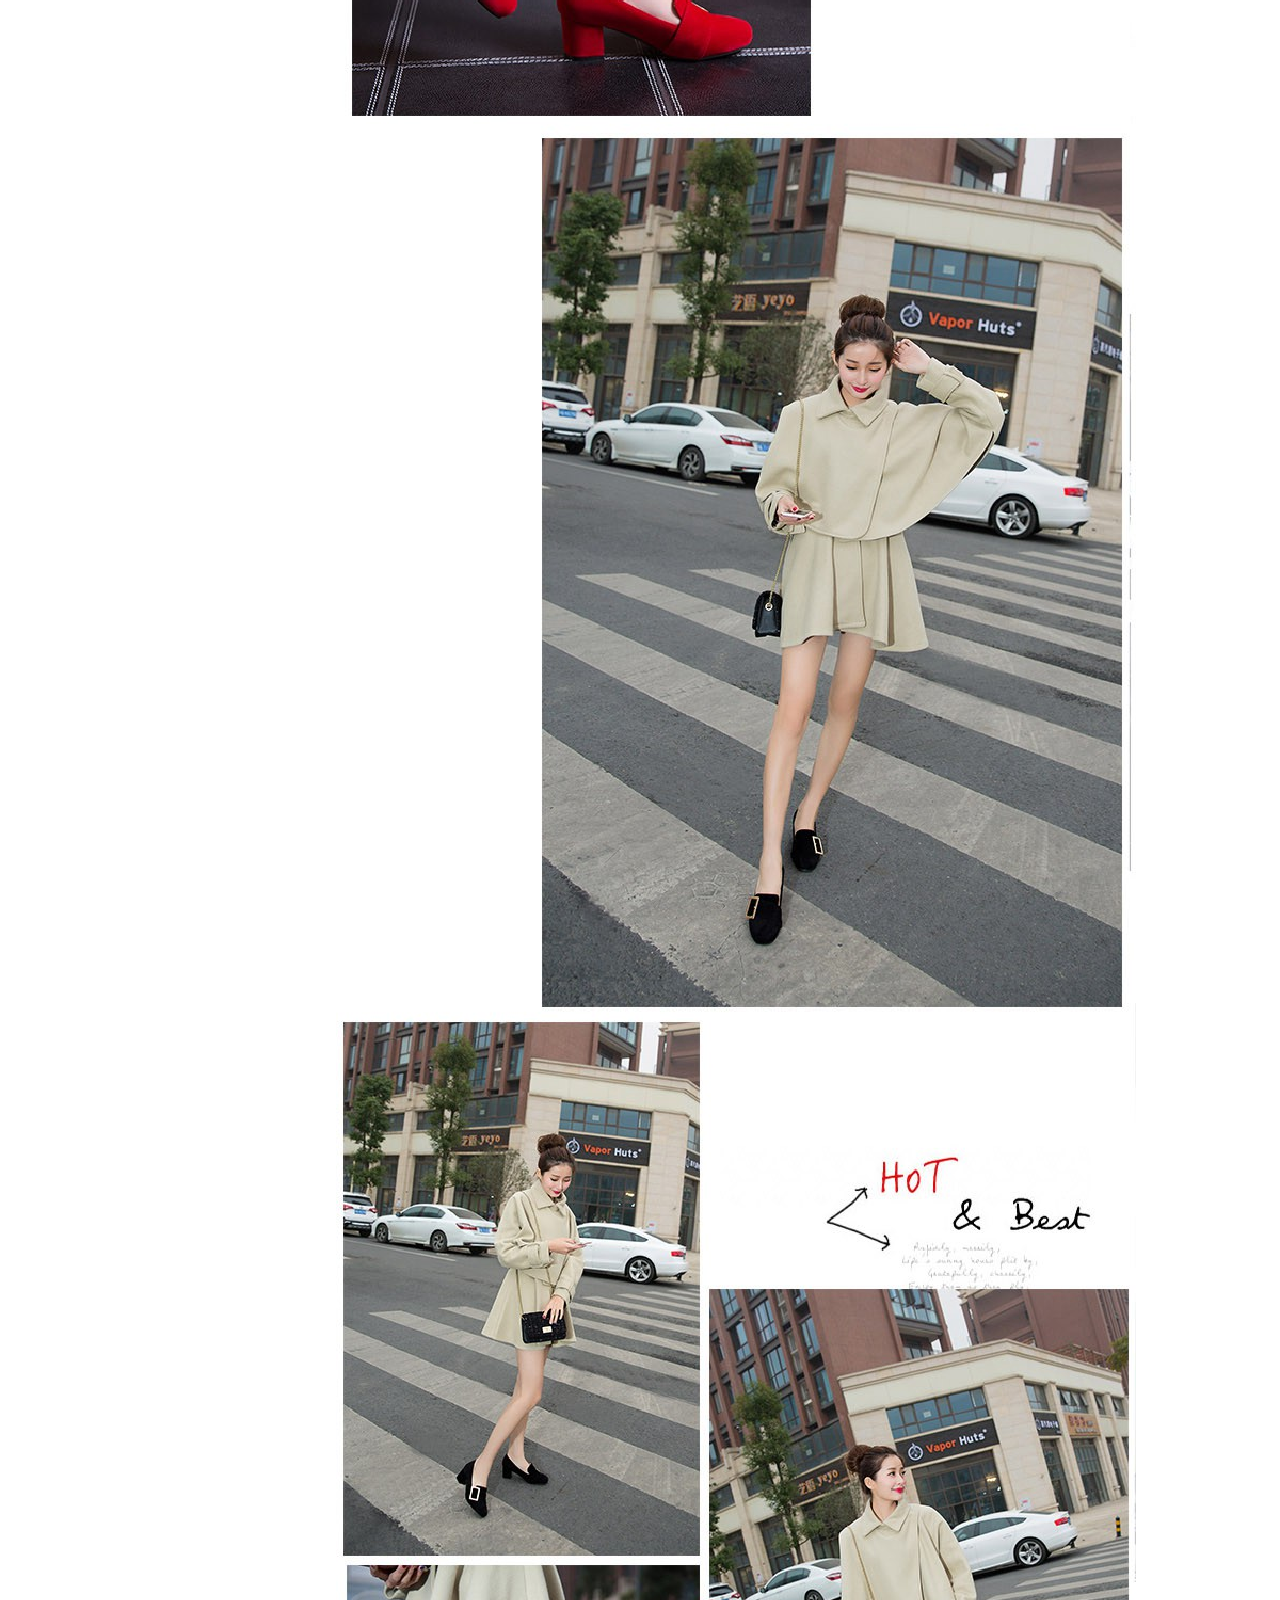
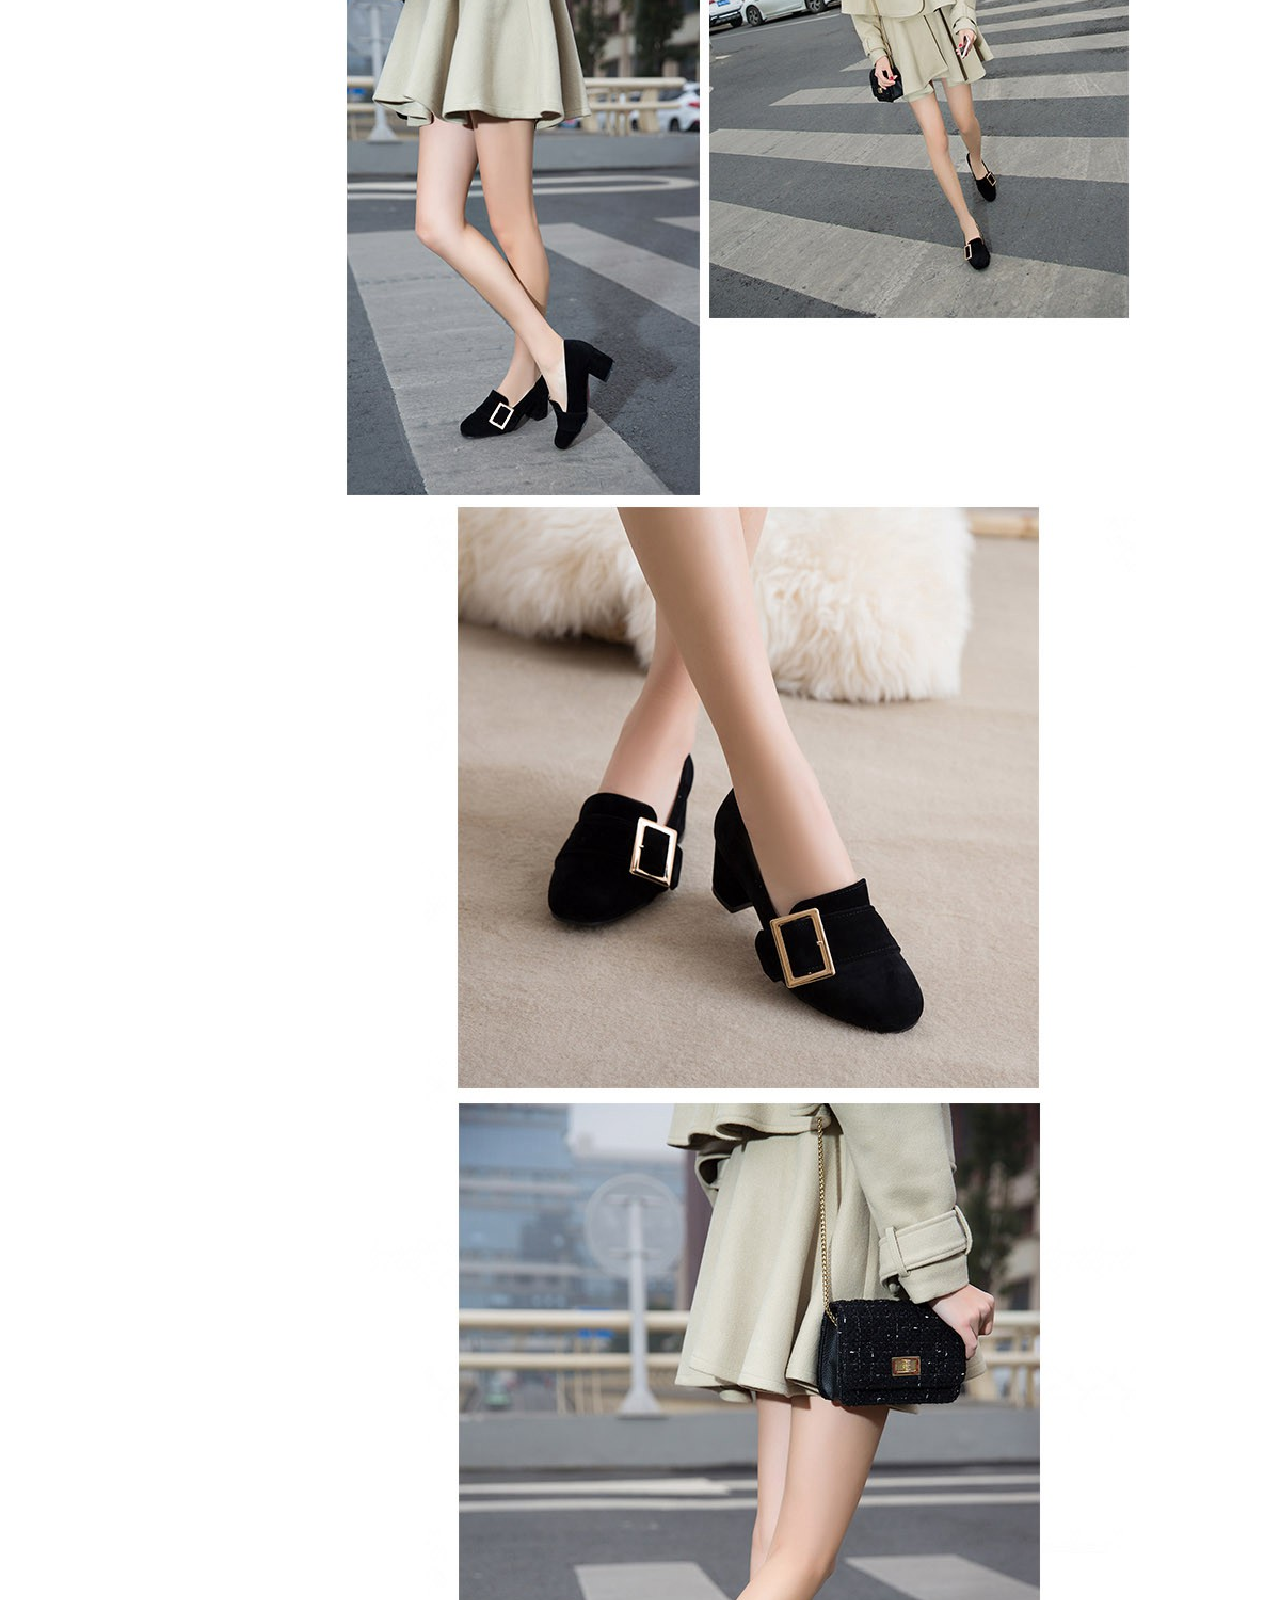
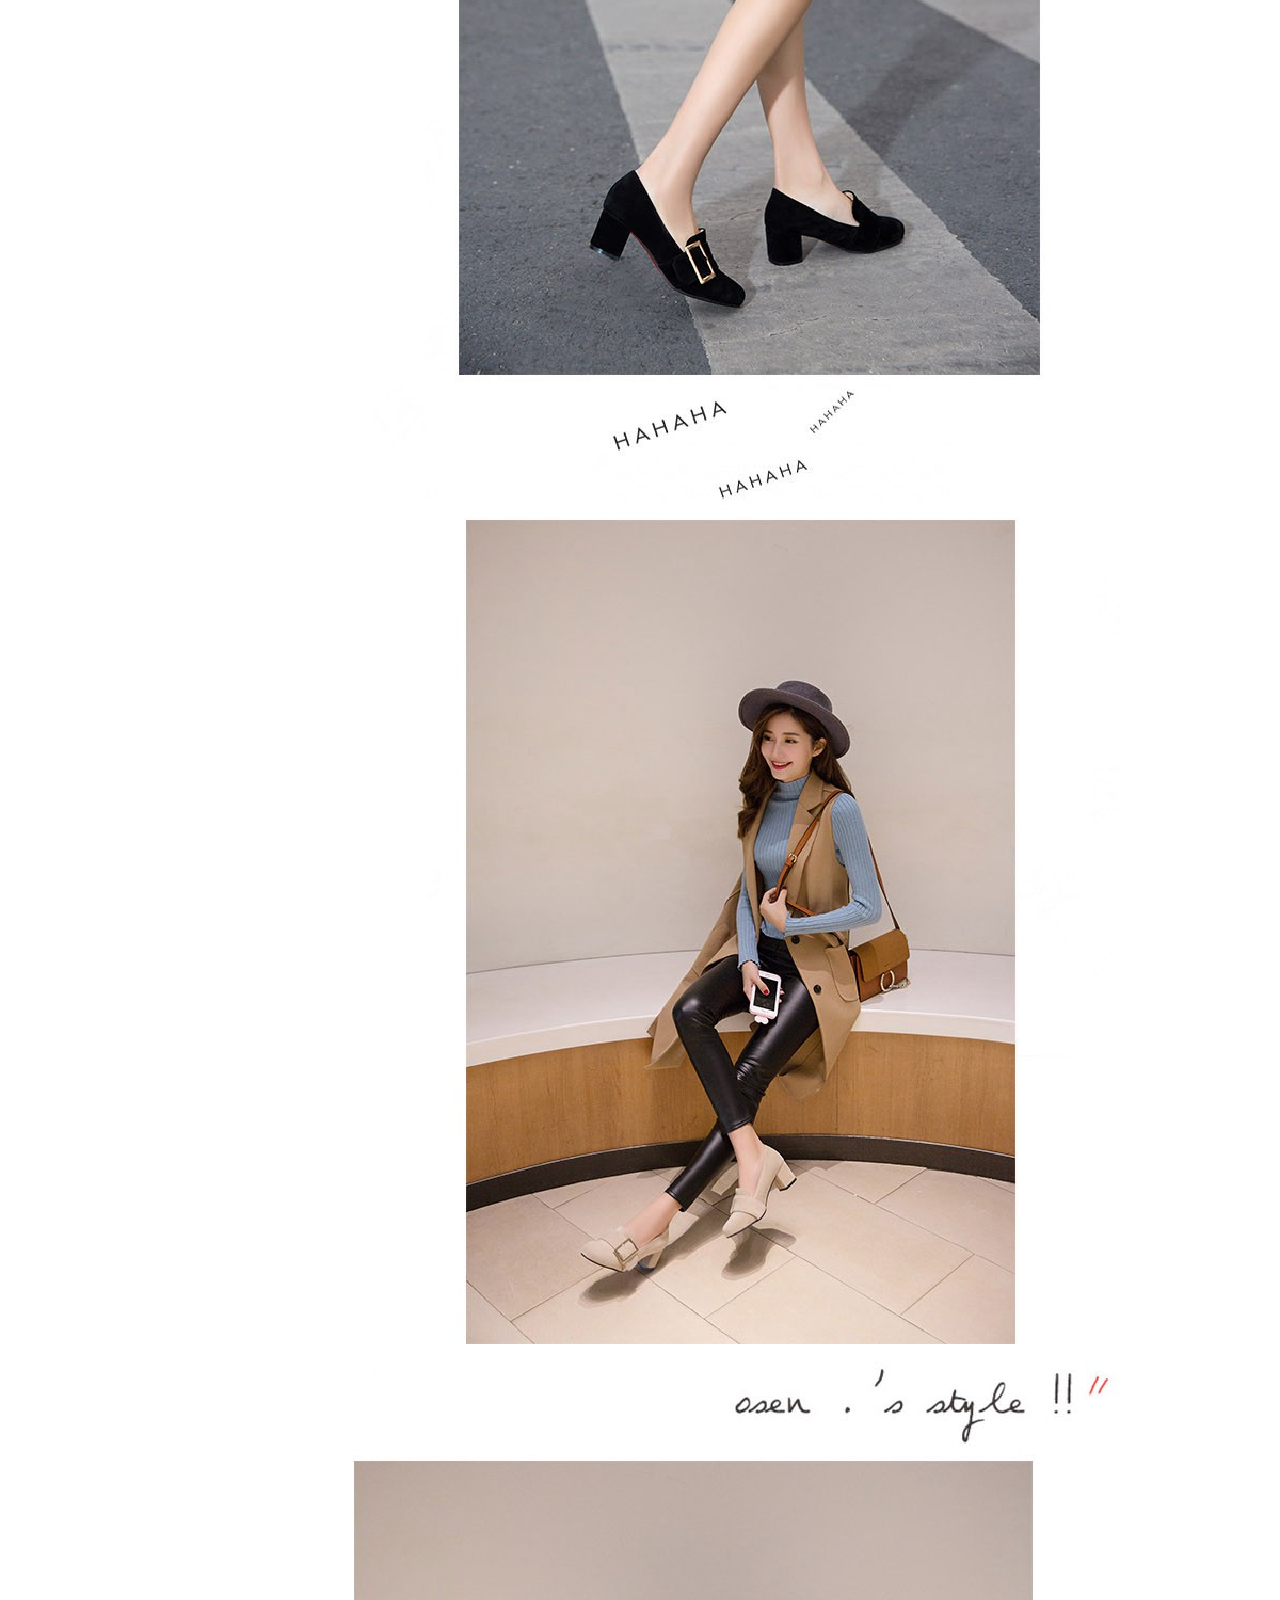
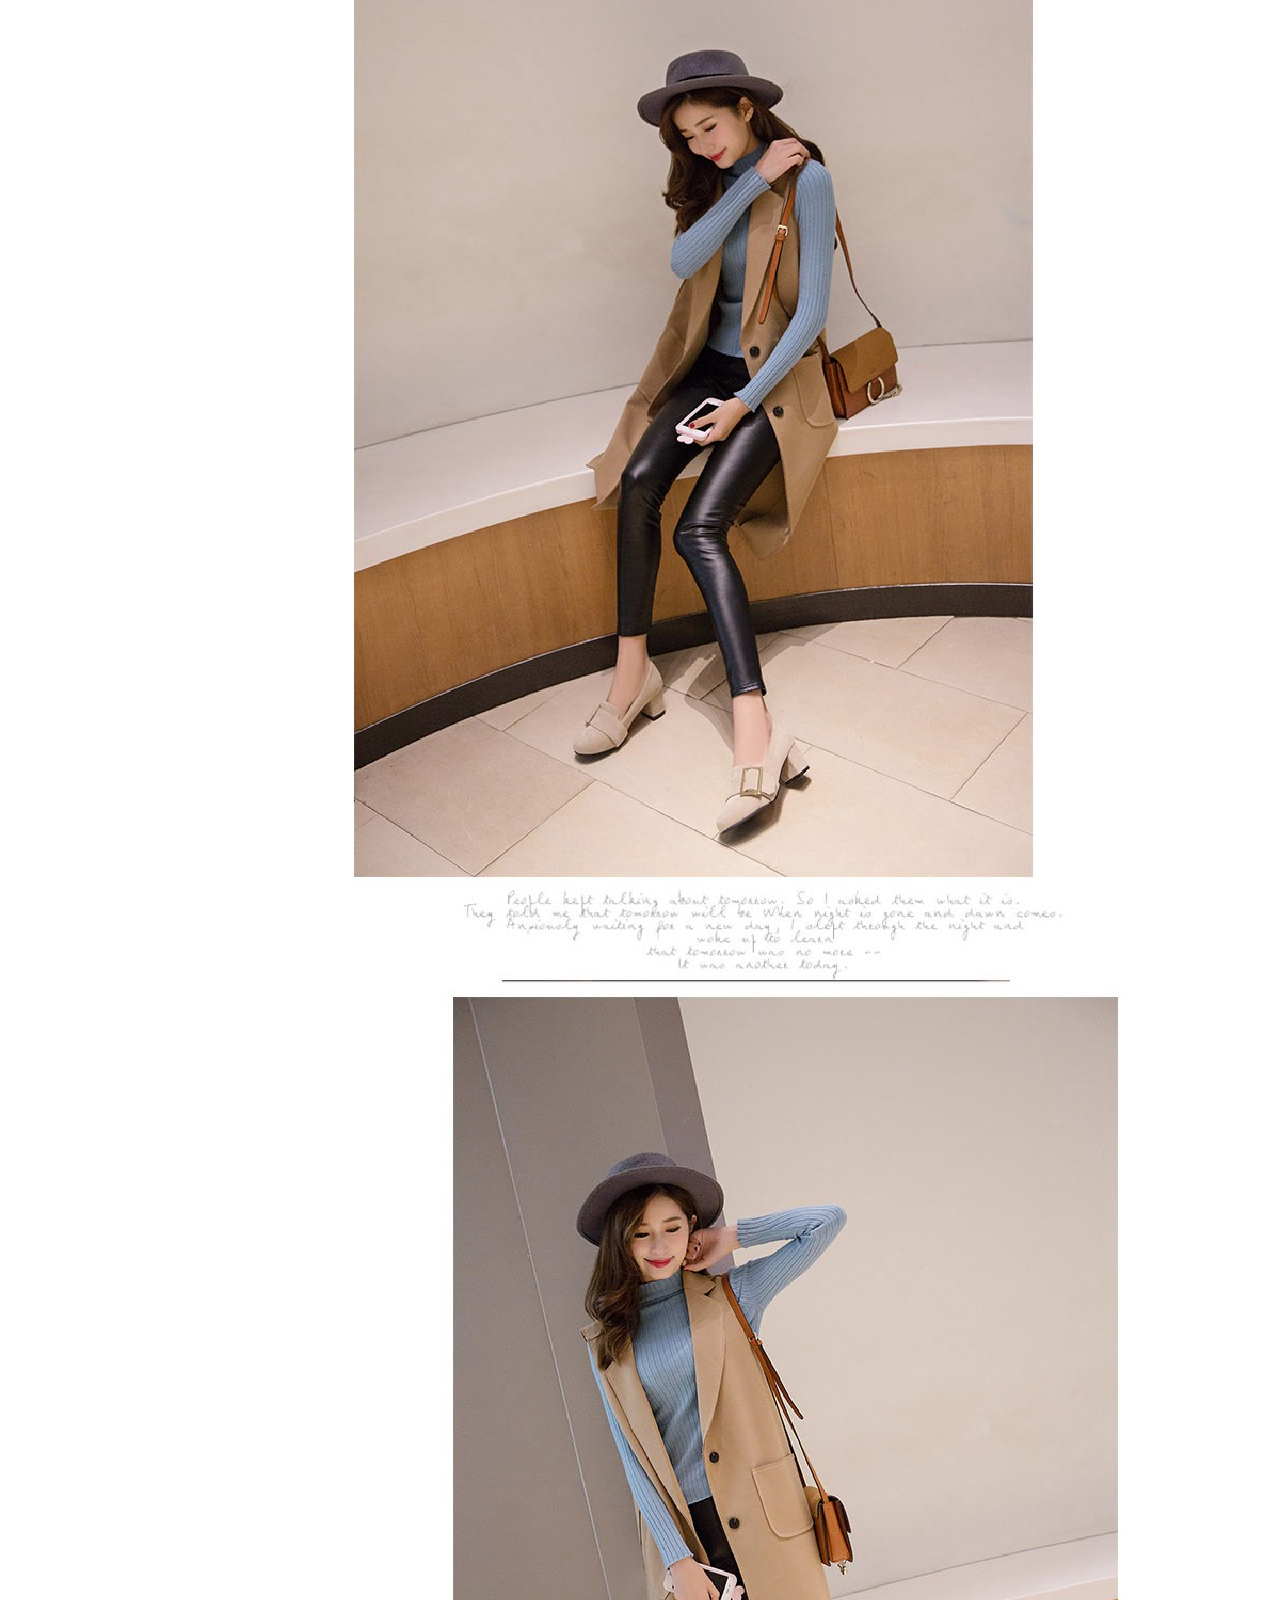
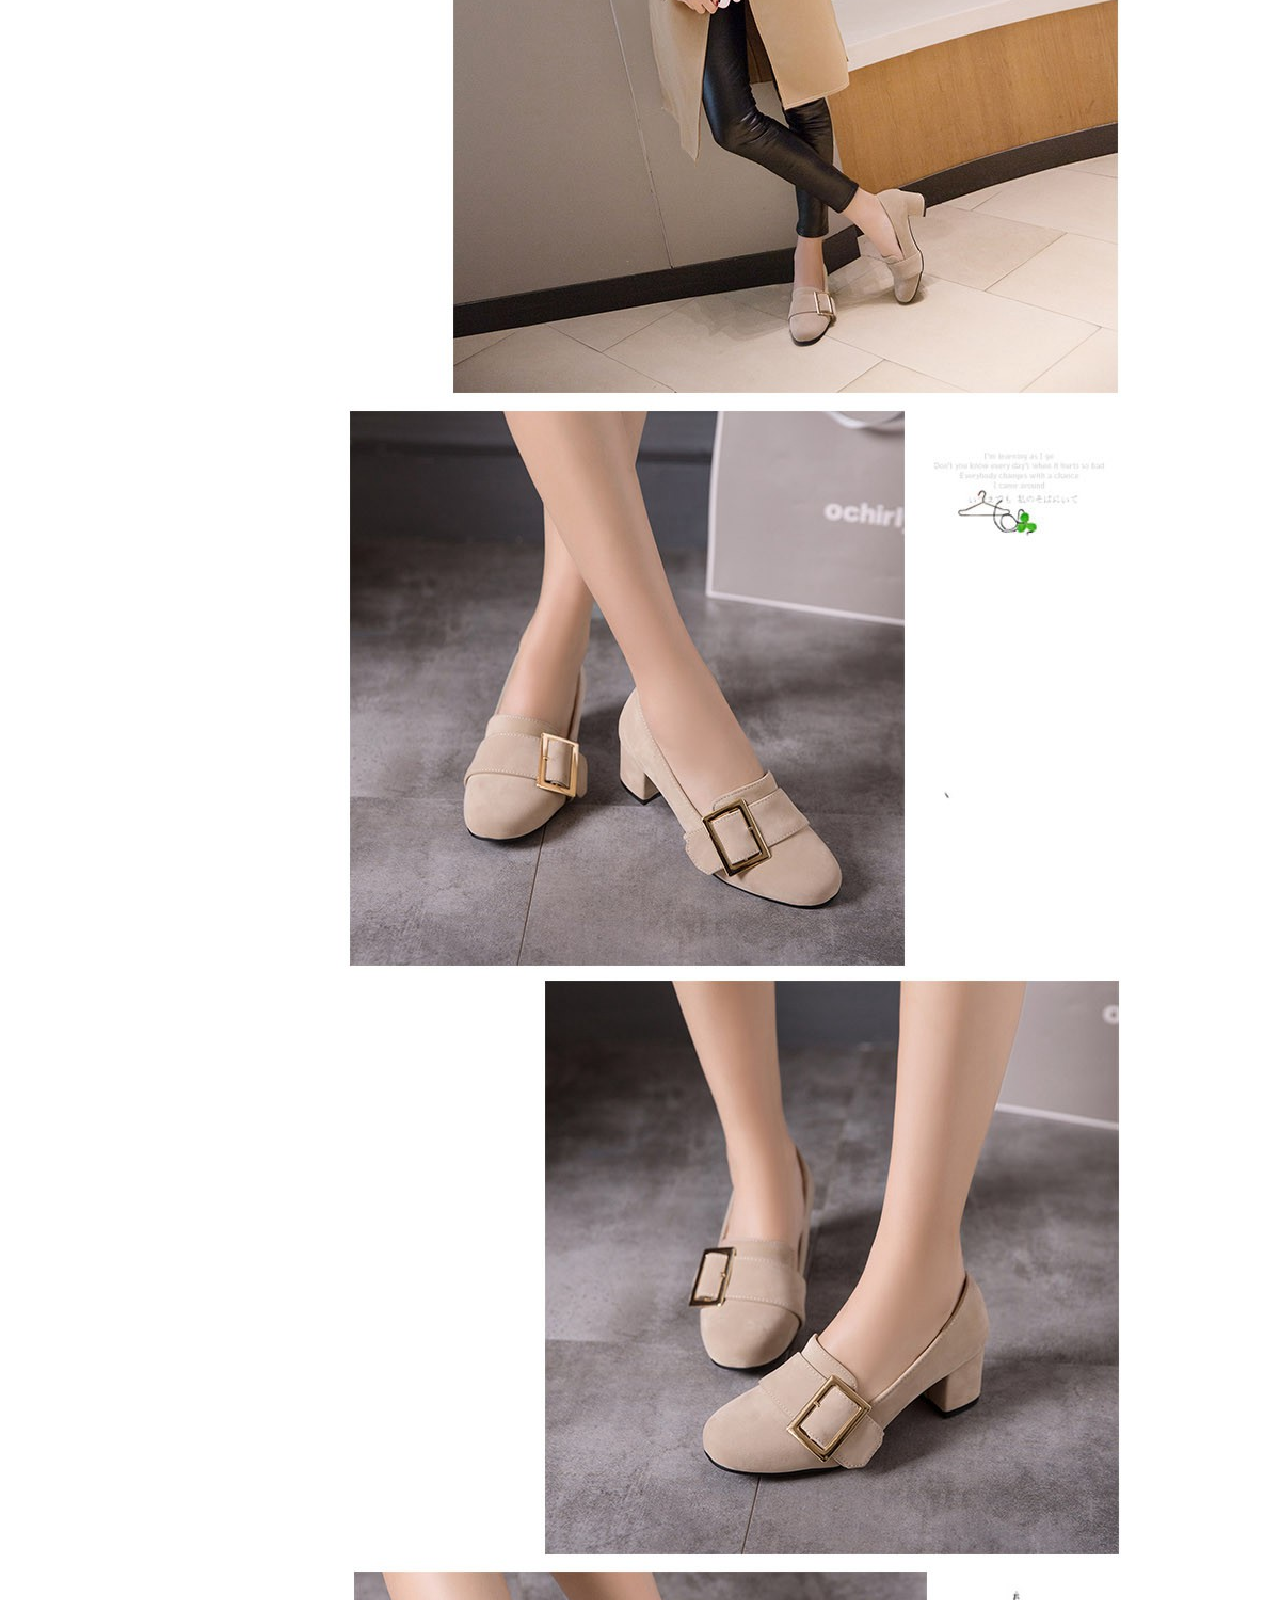
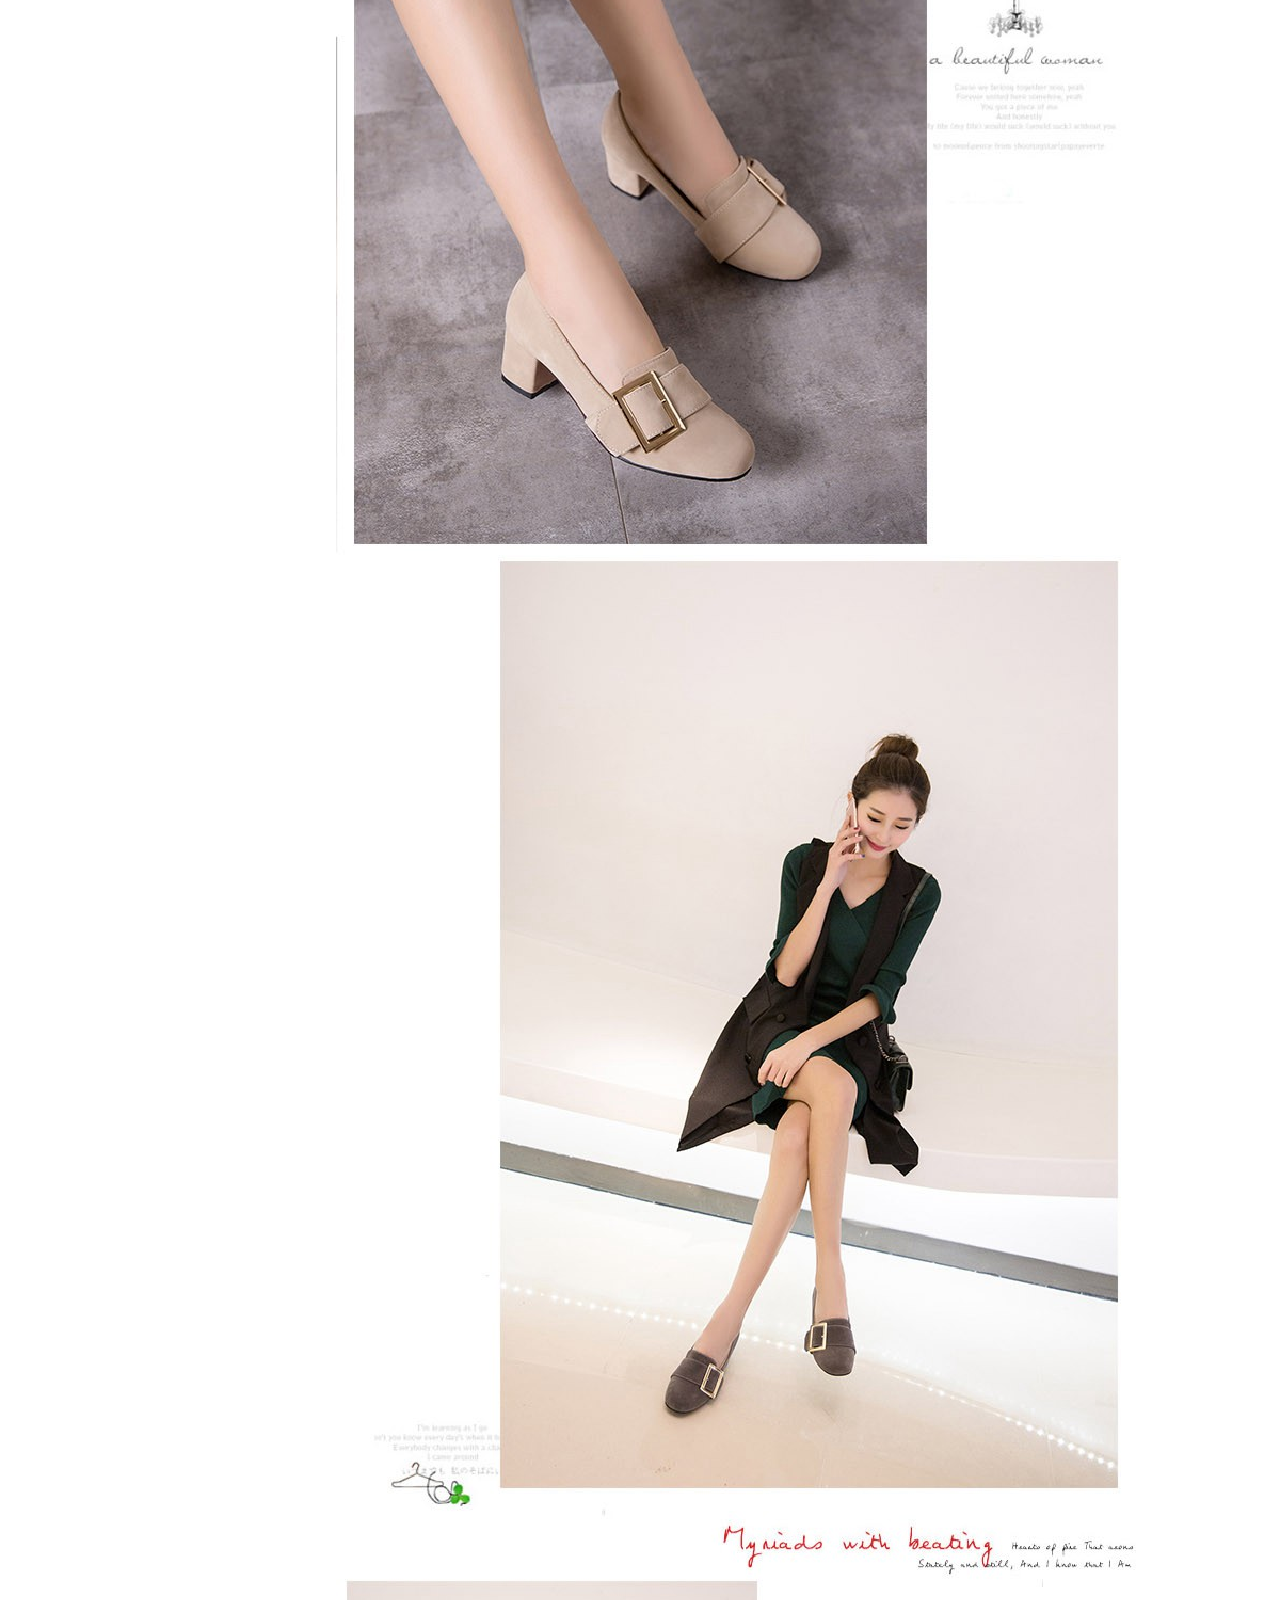
<file: tmx/detail.html>
<!DOCTYPE html>
<html>
	<head>
		<meta charset="UTF-8">
		<title></title>
	</head>
	<link rel="stylesheet" href="css/detailnew.css" />
	 <link rel="stylesheet" href="css/iconfont/iconfont.css">
	<script src="js/jquery-1.11.1.min.js"></script>
	<body>
		<div class="header-one">
	   	  <div class="header1">
		   	  	<ul class="left">
			   	   	<li class="n1">您好，欢迎光临！</li>
			   	   	<li class="n2"><a href="">登录</a></li>
			   	   	<li class="n3"><a href="">注册</a></li>
			   	   	<li class="n4"><a href="">我的订单</a></li>
			   	   	<li class="n5"><a href="">淘宝订单</a></li>
			   	   	<li class="n6"><img src="img/1.jpg" alt="" /><span class="fh">ˇ</span>
			   	   		 <ul class="right">
				   	   	    <li class="ne"><a href="">商城消息</a></li>
				   	   	    <li class="cx"><a href=""><span>15天</span>退货！<span>30天</span>超长保修！</a></li>
				   	   	    <li class="cx"><a href=""><span>4年</span>诚信经营,<span>100%</span>一手货源</a></li>
				   	   	    <li ><a href="">商城新版上线,<span>100%</span>正品保证</a></li>
			   	         </ul>	
			   	   	</li>
			   	    <li class="n7"><a href="">最新下架</a></li>
			   	   	<li class="n7"><a href="">快递跟踪</a></li>
			   	   	<li class="n8"><a href="">收藏本站</a></li>
			   	   	<li class="n9">客服热线  <span class="spans">4008518595</span></li>
		   	   </ul>
		   	    
	   	  </div>
	   </div>
	    <div class="header-two">
	   	   <div class="header2">
	   	   	   <img src="img/2.png" alt="" class="img1"/>
	   	   	   <div class="search">
		   	   	   	<input type="text" class="b1" value="请输入关键字或货号搜索"/>
		            <a href="javascript:;" class="a1"> <img src="img/3.jpg" alt="" class="img2"/><span>搜 索</span></a>
	   	   	   </div>
	   	   	   <div class="shop"> <img src="img/4.jpg" alt="" />
		   	   	     <p>购物车<span class="s1">0</span>件商品</p>
		   	   	     <input type="button" value="去结算" class="b2"/>
	   	   	   </div>
	   	   </div>
	   </div>
<div class="header-three nav">
	<div class="header3">
   	    	<div class="all"><a href="" class="a2"><span>全部商品分类</span><img src="img/6.jpg" alt="" /></a>
   	    		 <div class="list1" ">
				  	<ul>
				  	 	<li><a href="">2017春季新品</a><br><a href="">第六季(6-6)</a>
				  	 		<a href="">第五季(5-5)</a>
				  	 	</li>
				  	 	<li>
				  	 	    <a href="">秋冬女靴</a><br><a href="">低跟/平底</a>
				  	 		<a href="">高跟女靴</a>
				  	 	</li>
				  	 	<li>
				  	 		<a href="">四季单鞋</a><br><a href="">高跟单鞋/中跟单鞋</a>
				  	 		<a href="">平跟/高跟</a>
				  	 	</li>
				  	 	<li>
				  	 		<a href="">夏日凉鞋</a><br><a href="">高跟凉鞋/中跟凉鞋</a>
				  	 		<a href="">平跟/高跟</a>
				  	 	</li>
				  	 	<li>
				  	 		<a href="">特价专区</a><br><a href="">浙江发货</a>
				  	 		<a href="">单鞋 靴子</a>
				  	 	</li>
				  	    <li>
				  	    	<a href="">赠品专区</a><br><a href="">后跟垫</a>
				  	 		<a href="">鞋垫 香包</a>
				  	    </li>
				  	 </ul>
                    <div class="list2"></div>
                </div>	
            </div>
	    	<a href="" class="lists first s">首页</a>
	    	<a href="" class="lists second s">2017春季新品</a>
	    	<a href="" class="lists third s" >秋冬女靴</a>            
	    	<a href="" class="lists  third s" >四季单鞋</a>
	    	<a href="" class="lists  third s" >夏日凉鞋</a>
	    	<a href="" class="lists  third s" >留言反馈</a>
	    	<a href="" class="lists  third s" >代理说明</a>
	    	<a href="" class="lists  third s" >数据下载</a>
	    	<a href="" class="lists  third" >广告素材</a>
    </div>
</div>
	   <div class="header-four">
	   	   <div class="header4">
	   	   	  <div class="list3">
	   	   	  	 <p><img src="img/105.jpg" alt="" />>2017春季新品>第一季(12-20)磨砂皮带扣粗腿单鞋</p>
	   	         <p>收藏<span>(人气:1591)</span></p>
	   	   	  </div>
	   	   	<div class="list4">
	   	   	  	<div class="list5">
	   	   	  		<dl>
	   	   	  	 	<dd>全部商品分类</dd>
	   	   	  	 	<dt>2017春季新品<i class="iconfont icon-dayuhao"></i>
	   	   	  	 		<ul>
	   	   	  	 			<li>第六季</li>
	   	   	  	 			<li>第五季</li>
	   	   	  	 			<li>第四季</li>
	   	   	  	 			<li>第三季</li>
	   	   	  	 			<li>第二季</li>
	   	   	  	 			<li>第一季</li>
	   	   	  	 		</ul>
	   	   	  	 	</dt>
	   	   	  	 	<dt>秋冬女靴<i class="iconfont icon-dayuhao"></i>
	   	   	  	 		<ul>
	   	   	  	 			<li>中跟女靴</li>
	   	   	  	 			<li>低跟/平底</li>
	   	   	  	 			<li>高跟女靴</li>
	   	   	  	 		</ul>
	   	   	  	 	</dt>
	   	   	  	 	<dt>四季单鞋<i class="iconfont icon-dayuhao"></i>
	   	   	  	 		<ul>
	   	   	  	 			<li>高跟单鞋</li>
	   	   	  	 			<li>中跟单鞋</li>
	   	   	  	 			<li>平底/低跟</li>
	   	   	  	 		</ul>
	   	   	  	 	</dt>
	   	   	  	 	<dt>夏日凉鞋<i class="iconfont icon-dayuhao"></i>
	   	   	  	 		<ul>
	   	   	  	 			<li>高跟凉鞋</li>
	   	   	  	 			<li>中跟凉鞋</li>
	   	   	  	 			<li>平底/低跟</li>
	   	   	  	 		</ul>
	   	   	  	 	</dt>
	   	   	  	 	<dt>特价专区<i class="iconfont icon-dayuhao"></i>
	   	   	  	 	    <ul>
	   	   	  	 			<li>浙江发货</li>
	   	   	  	 			<li>单鞋</li>
	   	   	  	 			<li>靴子</li>
	   	   	  	 			<li>凉鞋</li>
	   	   	  	 		</ul>
	   	   	  	 	</dt>
	   	   	  	 	<dt>赠品专区<i class="iconfont icon-dayuhao"></i>
	   	   	  	 		 <ul>
	   	   	  	 			<li>后跟帖</li>
	   	   	  	 			<li>鞋垫</li>
	   	   	  	 			<li>箱包</li>
	   	   	  	 			<li>袜子</li>
	   	   	  	 		</ul>
	   	   	  	 	</dt>
	   	   	  	 </dl>
	   	   	  		
	   	   	  	</div>
	   	   	  	 <div class="list6">
	   	   	  	 	<dl>
	   	   	  	 	  <dd>顾客购买的还有</dd>
	   	   	  	 	  <dt>
	   	   	  	 	  	<img src="img/109.jpg" alt="" />
	   	   	  	 	  	<div class="list7">
	   	   	  	 	  		<a href="">香包</a>
	   	   	  	 	  	    <p>货号:xb</p>
	   	   	  	 	  	    <p>销售价:<span>￥1.00</span></p>
	   	   	  	 	  	</div>
	   	   	  	 	
	   	   	  	 	  </dt>
	   	   	  	 	  <dt>
	   	   	  	 	  	<img src="img/110.jpg" alt="" />
	   	   	  	 	  	<div class="list7">
	   	   	  	 	  		<a href="">保暖羊绒鞋垫</a>
	   	   	  	 	  	    <p>货号:maodian1-1</p>
	   	   	  	 	  	    <p>销售价:<span>￥1.00</span></p>
	   	   	  	 	  	</div>
	   	   	  	 	  </dt>
	   	   	  	 	  <dt>
	   	   	  	 	  	<img src="img/111.jpg" alt="" />
	   	   	  	 	  	<div class="list7">
	   	   	  	 	  		<a href="">粗跟露趾凉鞋</a>
	   	   	  	 	  	    <p>货号:xb</p>
	   	   	  	 	  	    <p>销售价:<span>￥65.00</span></p>
	   	   	  	 	  	</div>
	   	   	  	 	  </dt>
	   	   	  	 	</dl>
	   	   	  	 </div>
	   	   	  	 <div class="sec6">
	   	   	  	 	  <h4>本月热卖排行榜</h4>
		   	    	 	<ul class="lins1">
		   	    	 		<li>
		   	    	 		  <div class="sec7">
		   	    	 		  	  <img src="img/47.jpg" alt="" />
		   	    	 		  	    <div class="sec8">
		   	    	 		  	  	<p>圆头蝴蝶结粗跟鞋</p>
		   	    	 		  	     <p>货号:7381</p>
		   	    	 		  	     <p>69.00</p>
		   	    	 		  	  </div>
		   	    	 		  </div>
		   	    	 		</li>
		   	    	 		<li>
		   	    	 		  <div class="sec7">
		   	    	 		  	 <img src="img/48.jpg" alt="" />
		   	    	 		  	   <div class="sec8">
		   	    	 		  	  	<p>圆头蝴蝶结粗跟鞋</p>
		   	    	 		  	     <p>货号:7381</p>
		   	    	 		  	     <p>69.00</p>
		   	    	 		  	  </div>
		   	    	 		  </div>
		   	    	 		</li>
		   	    	    </ul> 
		   	    	 	<ul class="lins2">
		   	    	 	    <li class="lin">
		   	    	 	    	<p class="sim long">简约休闲长筒女靴</p>
		   	    	 		    <div class="short sec9">
		   	    	 		  	  <img src="img/49.jpg" alt="" />
		   	    	 		  	  <div class="sec10">
		   	    	 		  	  	<p>圆头蝴蝶结粗跟鞋</p>
		   	    	 		  	     <p>货号:7381</p>
		   	    	 		  	     <p>69.00</p>
		   	    	 		  	  </div> 
		   	    	 		    
		   	    	 		  </div>
		   	    	 		</li>
		   	    	 		<li class="lin"><p class="sim">简约休闲长筒女靴</p>
		   	    	 			<div class="sec9">
		   	    	 		  	  <img src="img/50.jpg" alt="" />
		   	    	 		  	  <div class="sec10">
		   	    	 		  	  	<p>圆头蝴蝶结粗跟鞋</p>
		   	    	 		  	     <p>货号:7381</p>
		   	    	 		  	     <p>69.00</p>
		   	    	 		  	  </div>
		   	    	 		</li>
		   	    	 		<li class="lin"><p class="sim">粗跟圆头纯色搭扣短靴</p>
		   	    	 			<div class="sec9">
		   	    	 		  	  <img src="img/51.jpg" alt="" />
		   	    	 		  	  <div class="sec10">
		   	    	 		  	  	<p>圆头蝴蝶结粗跟鞋</p>
		   	    	 		  	     <p>货号:7381</p>
		   	    	 		  	     <p>69.00</p>
		   	    	 		  	  </div>
		   	    	 		</li>
		   	    	 		<li class="lin"><p class="sim">粗跟圆头纯色搭扣短靴</p>
		   	    	 			<div class="sec9">
		   	    	 		  	  <img src="img/52.jpg" alt="" />
		   	    	 		  	  <div class="sec10">
		   	    	 		  	  	<p>圆头蝴蝶结粗跟鞋</p>
		   	    	 		  	     <p>货号:7381</p>
		   	    	 		  	     <p>69.00</p>
		   	    	 		  	  </div>
		   	    	 		</li>
		   	    	 		<li class="lin"><p class="sim">粗跟圆头纯色搭扣短靴</p>
		   	    	 			<div class="sec9">
		   	    	 		  	  <img src="img/53.jpg" alt="" />
		   	    	 		  	  <div class="sec10">
		   	    	 		  	  	<p>圆头蝴蝶结粗跟鞋</p>
		   	    	 		  	     <p>货号:7381</p>
		   	    	 		  	     <p>69.00</p>
		   	    	 		  	  </div>
		   	    	 		</li>
		   	    	 		<li class="lin"><p class="sim">简约休闲长筒女靴</p>
		   	    	 			<div class="sec9">
		   	    	 		  	  <img src="img/54.jpg" alt="" />
		   	    	 		  	  <div class="sec10">
		   	    	 		  	  	<p>圆头蝴蝶结粗跟鞋</p>
		   	    	 		  	     <p>货号:7381</p>
		   	    	 		  	     <p>69.00</p>
		   	    	 		  	  </div>
		   	    	 		</li>
		   	    	 		<li class="lin"><p class="sim">简约休闲长筒女靴</p>
		   	    	 			<div class="sec9">
		   	    	 		  	  <img src="img/55.jpg" alt="" />
		   	    	 		  	  <div class="sec10">
		   	    	 		  	  	<p>圆头蝴蝶结粗跟鞋</p>
		   	    	 		  	     <p>货号:7381</p>
		   	    	 		  	     <p>69.00</p>
		   	    	 		  	  </div>
		   	    	 		</li>
		   	    	 		<li class="lin"><p class="sim">简约休闲长筒女靴</p>
		   	    	 			<div class="sec9">
		   	    	 		  	  <img src="img/56.jpg" alt="" />
		   	    	 		  	  <div class="sec10">
		   	    	 		  	  	<p>圆头蝴蝶结粗跟鞋</p>
		   	    	 		  	     <p>货号:7381</p>
		   	    	 		  	     <p>69.00</p>
		   	    	 		  	  </div>
		   	    	 		</li>
		   	    	   </ul>
		   	       </div>
		   	      
	   	    </div>
	   	    <div class="list8">
	   	    	<div class="list9">
	   	    		<div class="list10">
	   	    			<div id="box">
							<div id="small" class="small">
						         <img src="img/s1.jpg" alt="" id="mm"style="z-index:1" /> 
						         <img src="img/s2.jpg" alt=""/> 
						         <img src="img/s3.jpg" alt=""/> 
						         <img src="img/s4.jpg" alt=""/>
						         <img src="img/s5.jpg" alt="" />
    	                         <div id="mask"></div>  
						    </div>
						    <div id="big">
								<img src="img/b1.jpg" class="bigImage"style="z-index:1"/>
								<img src="img/b2.jpg" class="bigImage"/>
								<img src="img/b3.jpg" class="bigImage"/>
								<img src="img/b4.jpg" class="bigImage"/>
								<img src="img/b5.jpg" class="bigImage"/>
							</div>
							<ul id="bottom">
						        <li><img src="img/s1.jpg" alt=""/> </li>
						        <li><img src="img/s2.jpg" alt=""/> </li>
						        <li><img src="img/s3.jpg" alt=""/> </li>
						        <li><img src="img/s4.jpg" alt=""/> </li>
						        <li><img src="img/s5.jpg" alt=""/> </li>
						    </ul>
                        </div>
	   	    		</div>
                    <div class="list11">
                    	<h4>磨砂皮带扣粗跟单鞋</h4>
	                    <ul>
	                    	<li>市场价:￥      <span>104.00</span></li>
	                    	<li>销售价:<span class="span1">￥<b>72.00</b></span><span>节省:￥ 32.00</span></li>
	                    	<li>批发代理价:<span>登陆查看</span></li>
	                    	<li>编 号:<span>7812</span></li>
	                    	<li>商品重量<span>750克</span></li>
	                    	<li><span>服务承诺:</span><img src="img/112.jpg" alt="" /></li>
	                    	<li><strong>评 价:</strong> <span>
	                    		<i class="iconfont icon-wujiaoxing"></i>
	                    		<i class="iconfont icon-wujiaoxing"></i>
	                    		<i class="iconfont icon-wujiaoxing"></i>
	                    		<i class="iconfont icon-wujiaoxing"></i>
	                    		<i class="iconfont icon-wujiaoxing"></i>	
	                    	</span>已有 <b>0</b> 人评价，0% 好评</li>
	                    </ul>
	                    <div class="list12">
	                    	<b>颜色:</b>
	                    	<p> <strong>红色</strong><span class="iconfont icon-unif063" style="display:block"></span></p>
	                    	<p> <strong>黑色</strong><span class="iconfont icon-unif063"></span></p>
	                    	<p> <strong>灰色</strong><span class="iconfont icon-unif063"></span></p>
	                    	<p> <strong>米色</strong><span class="iconfont icon-unif063"></span></p>
	                    </div>
	                    <div class="list12">
	                    	<b>尺码:</b>
	                    	<p> <strong>34</strong><span class="iconfont icon-unif063" style="display:block"></span></p>
	                    	<p> <strong>35</strong><span class="iconfont icon-unif063"></span></p>
	                    	<p> <strong>36</strong><span class="iconfont icon-unif063"></span></p>
	                    	<p> <strong>37</strong><span class="iconfont icon-unif063"></span></p>
	                    	<p> <strong>38</strong><span class="iconfont icon-unif063"></span></p>
	                    	<p> <strong>39</strong><span class="iconfont icon-unif063"></span></p>
	                    	<p> <strong>40</strong><span class="iconfont icon-unif063"></span></p>
	                    	<p class="st1 st2"> <strong>41</strong><span class="iconfont icon-unif063"></span></p>
	                    	<p class="st1"> <strong>42</strong><span class="iconfont icon-unif063"></span></p>
	                    	<p class="st1"> <strong>43</strong><span class="iconfont icon-unif063"></span></p>
	                    </div>
	                    <div class="list13">
	                         <p>
	                         	<span class="number1">1</span>
	                         	<input type="button" value="+" class="add"/>
	                    	    <input type="button" value="-"class="loss"/>
	                         </p>
	                         <span class="number2">件(库存992件)</span>
	                    </div>
	                    <div class="list14">
	                    	<div class="list15">
		                    	<input type="button" value="加入购物车"/>
		                    	<input type="button" value="批量订购"/>
	                    	</div>
	                    	<div class="list16">
	                    		<a href="javascript:;"><img src="img/113.gif" alt="" /></a>
	                    		<a href="javascript:;"><img src="img/114.gif" alt="" /></a>
	                    	</div>
	                    </div>
                </div>  
	   	    </div>
	   	        <div class="list17">
                	<a href="javascript:;">产品详情</a>
                	<a href="javascript:;">用户评价(0)</a>
                	<a href="javascript:;">商品咨询(0)</a>
                	<a href="javascript:;">售后服务</a>
                	<p>￥<b>72.00</b></p>
                	<input type="button" value="购 买"/>
                </div>
                <div class="list18">
                    <div class="list19 new"style="display:block">
                		<img src="img/115.jpg" alt="" />
                		<img src="img/116.jpg" alt="" />
                	</div>
                	<div class="list20 new">
                		<div class="list21">
                			<img src="img/117.jpg" alt="" />
                			<h3>用户评价 </h3>
                		</div>
                		<div class="list22">
                			 <div class="list23">
                			 	<b>0%</b>
                			 	<p>好评度</p>
                			 </div>
                			<div class="list24">
                				<p><span>好评</span><span class="sn1"></span><span>0%</span></p>
                				<p><span>中评</span><span class="sn1"></span><span>0%</span></p>
                			    <p><span>差评</span><span class="sn1"></span><span>0%</span></p>
                			</div>
                			<div class="list25">
                				<p>我购买过这个商品</p>
                				<input type="button" value="我要评价"/>
                			</div>	
                		</div>
                		<div class="list26">
                			<a href="javascript:;">全部评论(0)</a>
                			<a href="javascript:;">好评(0)</a>
                			<a href="javascript:;">中评(0)</a>
                			<a href="javascript:;">差评(0)</a>	
                		</div>
                		<div class="talk">
                			          暂时没有用户评论
                		</div>
                	</div>
                	<div class="list27 new">
	                	    <div class="list28">
	                			<img src="img/118.jpg" alt="" />
	                			<h3>商品咨询</h3>
	                		</div>
	                		<div class="list29 ">
	                				<p><span>温馨提示：</span> 因厂家会随时更改产品的包装、
	                					价格或者赠品等信息，且每位咨询者购买情况、提问时间等不同。
	                					因此以下回复仅对提问者3天内有效，对其余网友仅供参考！
	                					若由此给您带来不便请多多谅解，感谢您的支持！</p>
	                                <input type="button" value="客服咨询"/>
	                		</div>
                    </div>
                    <div class="list30 new">
                    	 <img src="img/119.jpg" alt="" />
                    </div>
                </div>  
	   	</div>    
	</div>
	<div class="main-six">	
	       <div class="main6">
	       	  <div class="list27">
	       	  	  <div class="list20">
	       	   	  <ul>
	       	   	  	<li><img src="img/95.jpg" alt="" /><span>新手上路</span></li>
	       	   	  	<li>数据包使用教程</li>
	       	   	  	<li>推广现金提层</li>
	       	   	  	<li>女鞋代理说明</li>
	       	   	  </ul>
	       	   </div>
	       	   <div class="list21">
	       	   	  <ul>
	       	   	  	<li><img src="img/96.jpg" alt="" /><span>配送指南</span></li>
	       	   	  	<li>运费说明</li>
	       	   	  	<li>配送方式</li>
	       	   	    <li>网点查询</li>
	       	   	  	<li>快递跟踪</li>
	       	   	  </ul>
	       	   </div>
	       	   <div class="list22">
		       	   	  <div class="list23">
		       	   	  	  <img src="img/100.jpg" alt="" />
		       	   	      <p><span>微信</span><span>扫描二维码</span></p>
		       	   	  </div>
		       	   	 <div class="list24">
		       	   	 	<img src="img/97.jpg" alt="" />
		       	   	    <img src="img/98.jpg" alt="" /> 
		       	   	    <img src="img/99.jpg" alt="" />
		       	   	 </div> 
	       	   </div>
	       	    <div  class="list25">
	       	   	  <ul>
	       	   	  	<li><img src="img/101.jpg" alt="" /><span>如何付款</span></li>
	       	   	  	<li>支付方式</li>
	       	   	  </ul>
	       	   </div>
	       	    <div  class="list26">
	       	   	  <ul>
	       	   	  	<li><img src="img/102.jpg" alt="" /><span>售后服务</span></li>
	       	   	  	<li>售后说明</li>
	       	   	  	<li>售后服务 </li>
	       	   	  	<li>联系我们</li>
	       	   	  	<li>关于我们</li>
	       	   	  </ul> 
	       	   	</div>
	       </div>
	    </div>
	</div>
    <div class="main-seven">	
       <div class="main7">
       	   <div class="list28">
       	   	  <img src="img/103.jpg" alt="" />
       	   </div>
       </div>
    </div>
      <div class="main-eight">	
         <div class="main8">
         	<div class="list29">
         		 <p>友情链接</p>
         	 <a href="">女鞋分销</a>
         	 <a href="">网上买家具</a>
         	 <a href="">快递查询</a>
         	 <a href="">女鞋批发</a>
         	 <a href="">女鞋代理</a>
         	</div> 
         </div>
      </div>
      <div class="footer">
      	 <div class="foot">
      	 	 <div class="last">
      	 	 	<h1>淘美鞋-女鞋网店货源提供商</h1>
      	 	 	<p>©2008～2014 成都淘美秀商贸有限公司 All rights reserved 
      	 	 		本商店产品图片均为实物拍摄都已经申请保护，不经授权不得使用！</p>
      	 	    <p>电话：<span>4008518595 </span>工作时间：9:00－23:00 
      	 	    	邮箱：service@taomeixie.com</p>
      	 	    <p>©2017 淘美鞋女鞋批发网 版权所有  蜀ICP备09022855号</p>
      	 	    <div class="lastone">
      	 	    	<img src="img/106.png" alt="" />
      	 	    	<img src="img/105.png" alt="" /><br/>
      	 	    	<img src="img/107.gif" alt="" />
      	 	    	<img src="img/108.png" alt="" />
      	 	    </div>
      	 	 </div>
      	 </div>
      </div>
      <div class="cbl">
      	<ul>
      		<li><a href="javascript:;"><i class="iconfont icon-history"></i></a></li>
      		<li><a href="javascript:;"><i class="iconfont icon-favorites"></i></a></li>
      		<li><a href="javascript:;"><i class="iconfont icon-tubiao4"></i></a></li>
      		<li><a href="javascript:;"><i class="iconfont icon-qq"></i></a></li>
      		<li><a href="javascript:;"><i class="iconfont icon-aliwangwang"></i></a></li>
      		<li><a href="javascript:;"><i class="iconfont icon-weixin2"></i></a></li>
      	</ul>
      </div>
      <div class="tck">	
      	  <div class="tck1">
      	  	 <a href="javascript:;">收起>></a>
      	  </div>
      </div>
      <div class="returntop">
      	  <p><i class="iconfont icon-dayuhao-copy-copy-copy"></i></p>
      	  <p>返回顶部</p>
      </div>
	</body>
</html>
<script src="js/detail.js"></script>
</file>
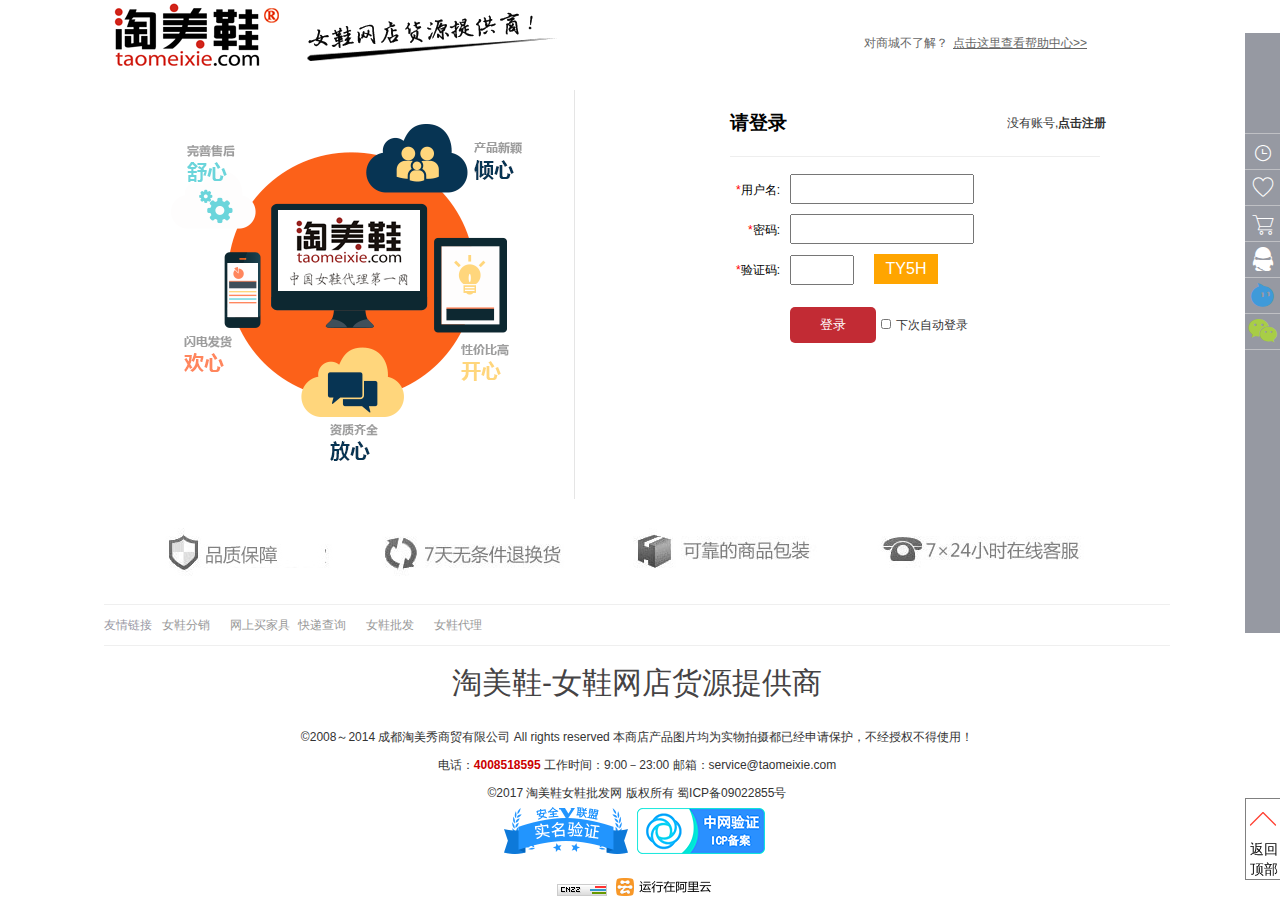
<file: tmx/login.html>
<!DOCTYPE html>
<html>
	<head>
		<meta charset="UTF-8">
		<title></title>
	     <link rel="stylesheet" href="css/login.css" />
	     <script src="js/jquery-1.11.1.min.js"></script>
         <link rel="stylesheet" href="css/iconfont/iconfont.css"> 	
	</head>
	<body>
		<div class="first">
			<div class="one">
				<div class="header1">
					<img src="img/2.png" alt="" />
			         <span>对商城不了解？</span>
			         <a href="">点击这里查看帮助中心>></a>
				</div>
			</div>			
		</div>
		<div class="second">
			<div class="two">
				<div class="header2">
					 <div class="header7">
						<img src="img/01.png" alt="" />
					</div>
					<div class="header3">
						<div class="header4">
							<div class="header5">
								<h3>请登录</h3>
						        <span>没有账号,</span>
						       <a href="resist.html">点击注册</a>
							</div>
							<div class="header6">
								<form action="index.html">
									<p><label for=""><span>*</span>用户名:</label><input type="text"  class="t1"/><span class="s1"></span></p>
								    <p><label for=""><span>*</span>密码:</label><input type="text" class="t3"/><span class="s3"></span></p>
								
								 <p class="sub"><label for=""><span>*</span>验证码:</label><input type="text" class="t10"/><input type="text"class="t11" />
								     <sapn class="tell"><b>！</b><i></i>点击刷新验证码</sapn>
								 </p>
								<div class="header8">
								   <input type="submit" value="登录" class="ipt"/>
								   <p class="pn"><input type="checkbox" />下次自动登录</p>	
								</div>
								</form>
							</div>
						</div>
					</div>		
				</div>
			</div>
		</div>
	<div class="main-seven">	
       <div class="main7">
       	   <div class="list28">
       	   	  <img src="img/103.jpg" alt="" />
       	   </div>
       </div>
    </div>
      <div class="main-eight">	
         <div class="main8">
         	<div class="list29">
         		 <p>友情链接</p>
         	 <a href="">女鞋分销</a>
         	 <a href="">网上买家具</a>
         	 <a href="">快递查询</a>
         	 <a href="">女鞋批发</a>
         	 <a href="">女鞋代理</a>
         	</div> 
         </div>
      </div>
      <div class="footer">
      	 <div class="foot">
      	 	 <div class="last">
      	 	 	<h1>淘美鞋-女鞋网店货源提供商</h1>
      	 	 	<p>©2008～2014 成都淘美秀商贸有限公司 All rights reserved 
      	 	 		本商店产品图片均为实物拍摄都已经申请保护，不经授权不得使用！</p>
      	 	    <p>电话：<span>4008518595 </span>工作时间：9:00－23:00 
      	 	    	邮箱：service@taomeixie.com</p>
      	 	    <p>©2017 淘美鞋女鞋批发网 版权所有  蜀ICP备09022855号</p>
      	 	    <div class="lastone">
      	 	    	<img src="img/106.png" alt="" />
      	 	    	<img src="img/105.png" alt="" /><br/>
      	 	    	<img src="img/107.gif" alt="" />
      	 	    	<img src="img/108.png" alt="" />
      	 	    </div>
      	 	 </div>
      	 </div>
      </div>
      <div class="cbl">
      	<ul>
      		<li><a href="javascript:;"><i class="iconfont icon-history"></i></a></li>
      		<li><a href="javascript:;"><i class="iconfont icon-favorites"></i></a></li>
      		<li><a href="javascript:;"><i class="iconfont icon-tubiao4"></i></a></li>
      		<li><a href="javascript:;"><i class="iconfont icon-qq"></i></a></li>
      		<li><a href="javascript:;"><i class="iconfont icon-aliwangwang"></i></a></li>
      		<li><a href="javascript:;"><i class="iconfont icon-weixin2"></i></a></li>
      	</ul>
      </div>
      <div class="tck">	
      	  <div class="tck1">
      	  	 <a href="javascript:;">收起>></a>
      	  </div>
      </div>
      <div class="returntop">
      	  <p><i class="iconfont icon-dayuhao-copy-copy-copy"></i></p>
      	  <p>返回顶部</p>
      </div>
	</body>
</html>
<script src="js/login.js" ></script>
</file>
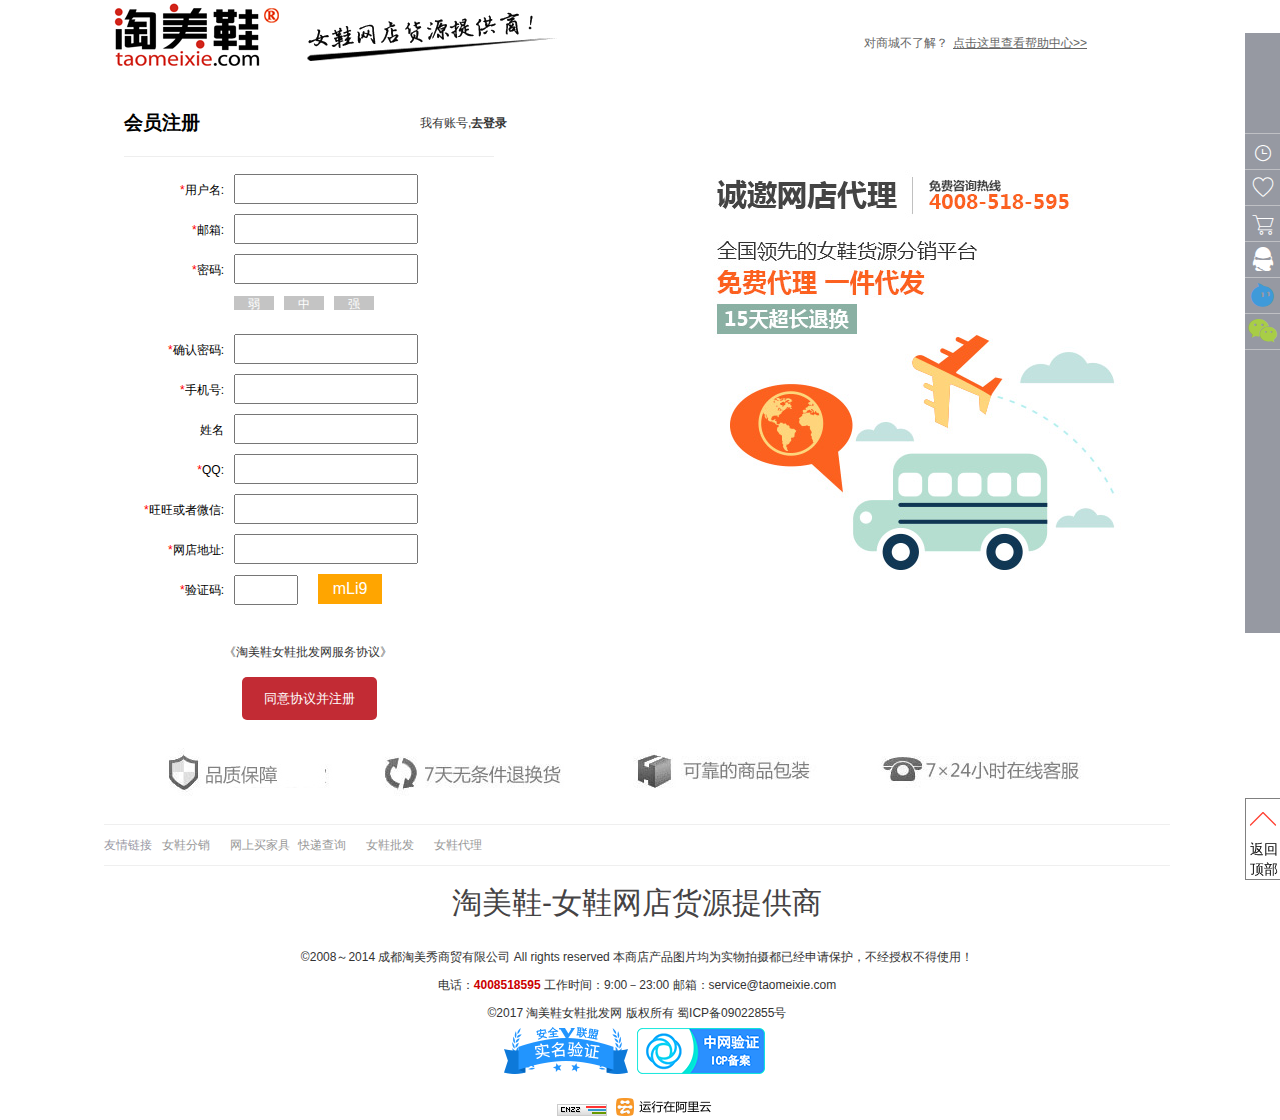
<file: tmx/resist.html>
<!DOCTYPE html>
<html>
	<head>
		<meta charset="UTF-8">
		<title></title>
		<link rel="stylesheet" href="css/resist.css" />
	   <script src="js/jquery-1.11.1.min.js"></script>
       <link rel="stylesheet" href="css/iconfont/iconfont.css"> 	   
	</head>
	<body>
		<div class="first">
			<div class="one">
				<div class="header1">
					<img src="img/2.png" alt="" />
			         <span>对商城不了解？</span>
			         <a href="">点击这里查看帮助中心>></a>
				</div>
			</div>			
		</div>
		<div class="second">
			<div class="two">
				<div class="header2">
					<div class="header3">
						<div class="header4">
							<div class="header5">
								<h3>会员注册</h3>
						        <span>我有账号,</span>
						       <a href="login.html">去登录</a>
							</div>
							<div class="header6">
								<form action="login.html">
									<p><label for=""><span>*</span>用户名:</label><input type="text"  class="t1"/><span class="s1"></span></p>
								    <p><label for=""><span>*</span>邮箱:</label><input type="text" class="t2"/><span class="s2"></span></p>
								    <p><label for=""><span>*</span>密码:</label><input type="text" class="t3"/><span class="s3"></span></p>
								    <p><span class="s span1">弱</span ><span class="s span2">中</span><span class="s span3">强</span>
								    <p><label for=""><span>*</span>确认密码:</label><input type="text" class="t4"/><span class="s4"></span></p>
								    <p><label for=""><span>*</span>手机号:</label><input type="text" class="t5"/><span class="s5"></span></p>
								    <p><label for="">姓名</label><input type="text" class="t6"/><span class="s6"></span></p>
								    <p><label for=""><span>*</span>QQ:</label><input type="text" class="t7"/><span class="s7"></span></p>
								    <p><label for="" ><span>*</span>旺旺或者微信:</label><input type="text" class="t8"/><span class="s8"></span></p>
								    <p><label for=""><span>*</span>网店地址:</label><input type="text" class="t9"/><span class="s9"></span></p>
								     <p><label for=""><span>*</span>验证码:</label><input type="text" class="t10"/><input type="text"class="t11" /></p>
								     <p class="p1">《淘美鞋女鞋批发网服务协议》</p>
								     <input type="submit" value="同意协议并注册" class="ipt"/>
							    </form>
							</div>
						</div>
					</div>
						 <div class="header7">
							<img src="img/120.jpg" alt="" />
						</div>
				</div>
			</div>
		</div>
    <div class="main-seven">	
       <div class="main7">
       	   <div class="list28">
       	   	  <img src="img/103.jpg" alt="" />
       	   </div>
       </div>
    </div>
      <div class="main-eight">	
         <div class="main8">
         	<div class="list29">
         		 <p>友情链接</p>
         	 <a href="">女鞋分销</a>
         	 <a href="">网上买家具</a>
         	 <a href="">快递查询</a>
         	 <a href="">女鞋批发</a>
         	 <a href="">女鞋代理</a>
         	</div> 
         </div>
      </div>
      <div class="footer">
      	 <div class="foot">
      	 	 <div class="last">
      	 	 	<h1>淘美鞋-女鞋网店货源提供商</h1>
      	 	 	<p>©2008～2014 成都淘美秀商贸有限公司 All rights reserved 
      	 	 		本商店产品图片均为实物拍摄都已经申请保护，不经授权不得使用！</p>
      	 	    <p>电话：<span>4008518595 </span>工作时间：9:00－23:00 
      	 	    	邮箱：service@taomeixie.com</p>
      	 	    <p>©2017 淘美鞋女鞋批发网 版权所有  蜀ICP备09022855号</p>
      	 	    <div class="lastone">
      	 	    	<img src="img/106.png" alt="" />
      	 	    	<img src="img/105.png" alt="" /><br/>
      	 	    	<img src="img/107.gif" alt="" />
      	 	    	<img src="img/108.png" alt="" />
      	 	    </div>
      	 	 </div>
      	 </div>
      </div>
      <div class="cbl">
      	<ul>
      		<li><a href="javascript:;"><i class="iconfont icon-history"></i></a></li>
      		<li><a href="javascript:;"><i class="iconfont icon-favorites"></i></a></li>
      		<li><a href="javascript:;"><i class="iconfont icon-tubiao4"></i></a></li>
      		<li><a href="javascript:;"><i class="iconfont icon-qq"></i></a></li>
      		<li><a href="javascript:;"><i class="iconfont icon-aliwangwang"></i></a></li>
      		<li><a href="javascript:;"><i class="iconfont icon-weixin2"></i></a></li>
      	</ul>
      </div>
      <div class="tck">	
      	  <div class="tck1">
      	  	 <a href="javascript:;">收起>></a>
      	  </div>
      </div>
      <div class="returntop">
      	  <p><i class="iconfont icon-dayuhao-copy-copy-copy"></i></p>
      	  <p>返回顶部</p>
      </div>
	</body>
</html>
<script src="js/resist.js" ></script>
</file>
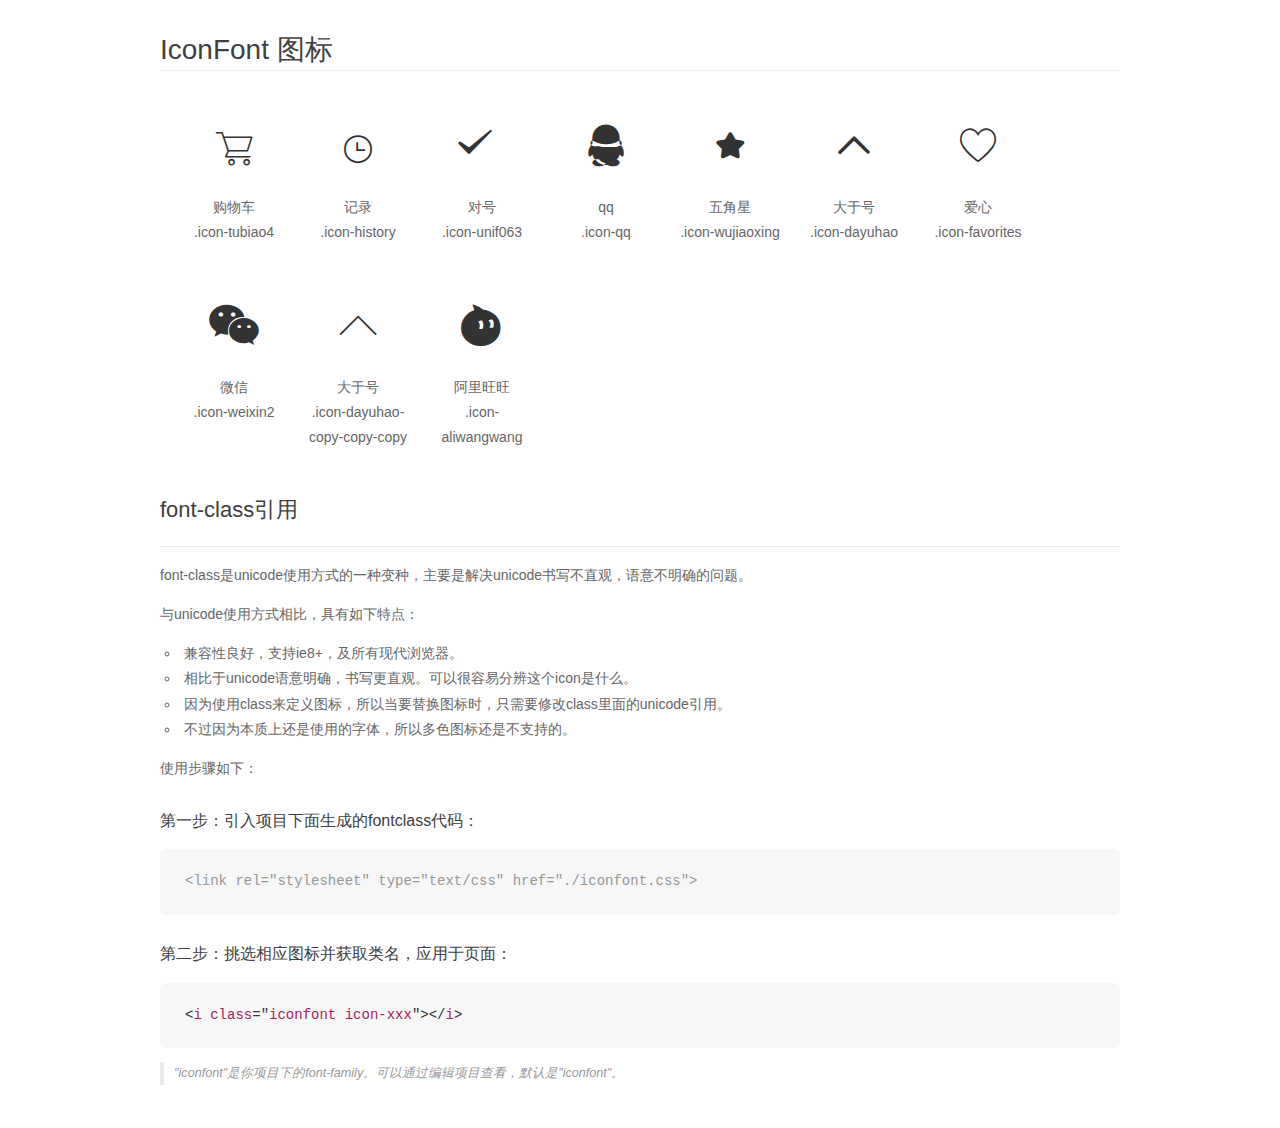
<file: tmx/css/iconfont/demo_fontclass.html>
<!DOCTYPE html>
<html>
<head>
    <meta charset="utf-8"/>
    <title>IconFont</title>
    <link rel="stylesheet" href="demo.css">
    <link rel="stylesheet" href="iconfont.css">
</head>
<body>
    <div class="main markdown">
        <h1>IconFont 图标</h1>
        <ul class="icon_lists clear">
            
                <li>
                <i class="icon iconfont icon-tubiao4"></i>
                    <div class="name">购物车</div>
                    <div class="fontclass">.icon-tubiao4</div>
                </li>
            
                <li>
                <i class="icon iconfont icon-history"></i>
                    <div class="name">记录</div>
                    <div class="fontclass">.icon-history</div>
                </li>
            
                <li>
                <i class="icon iconfont icon-unif063"></i>
                    <div class="name">对号</div>
                    <div class="fontclass">.icon-unif063</div>
                </li>
            
                <li>
                <i class="icon iconfont icon-qq"></i>
                    <div class="name">qq</div>
                    <div class="fontclass">.icon-qq</div>
                </li>
            
                <li>
                <i class="icon iconfont icon-wujiaoxing"></i>
                    <div class="name">五角星</div>
                    <div class="fontclass">.icon-wujiaoxing</div>
                </li>
            
                <li>
                <i class="icon iconfont icon-dayuhao"></i>
                    <div class="name">大于号</div>
                    <div class="fontclass">.icon-dayuhao</div>
                </li>
            
                <li>
                <i class="icon iconfont icon-favorites"></i>
                    <div class="name">爱心</div>
                    <div class="fontclass">.icon-favorites</div>
                </li>
            
                <li>
                <i class="icon iconfont icon-weixin2"></i>
                    <div class="name">微信</div>
                    <div class="fontclass">.icon-weixin2</div>
                </li>
            
                <li>
                <i class="icon iconfont icon-dayuhao-copy-copy-copy"></i>
                    <div class="name">大于号</div>
                    <div class="fontclass">.icon-dayuhao-copy-copy-copy</div>
                </li>
            
                <li>
                <i class="icon iconfont icon-aliwangwang"></i>
                    <div class="name">阿里旺旺</div>
                    <div class="fontclass">.icon-aliwangwang</div>
                </li>
            
        </ul>

        <h2 id="font-class-">font-class引用</h2>
        <hr>

        <p>font-class是unicode使用方式的一种变种，主要是解决unicode书写不直观，语意不明确的问题。</p>
        <p>与unicode使用方式相比，具有如下特点：</p>
        <ul>
        <li>兼容性良好，支持ie8+，及所有现代浏览器。</li>
        <li>相比于unicode语意明确，书写更直观。可以很容易分辨这个icon是什么。</li>
        <li>因为使用class来定义图标，所以当要替换图标时，只需要修改class里面的unicode引用。</li>
        <li>不过因为本质上还是使用的字体，所以多色图标还是不支持的。</li>
        </ul>
        <p>使用步骤如下：</p>
        <h3 id="-fontclass-">第一步：引入项目下面生成的fontclass代码：</h3>


        <pre><code class="lang-js hljs javascript"><span class="hljs-comment">&lt;link rel="stylesheet" type="text/css" href="./iconfont.css"&gt;</span></code></pre>
        <h3 id="-">第二步：挑选相应图标并获取类名，应用于页面：</h3>
        <pre><code class="lang-css hljs">&lt;<span class="hljs-selector-tag">i</span> <span class="hljs-selector-tag">class</span>="<span class="hljs-selector-tag">iconfont</span> <span class="hljs-selector-tag">icon-xxx</span>"&gt;&lt;/<span class="hljs-selector-tag">i</span>&gt;</code></pre>
        <blockquote>
        <p>"iconfont"是你项目下的font-family。可以通过编辑项目查看，默认是"iconfont"。</p>
        </blockquote>
    </div>
</body>
</html>
</file>
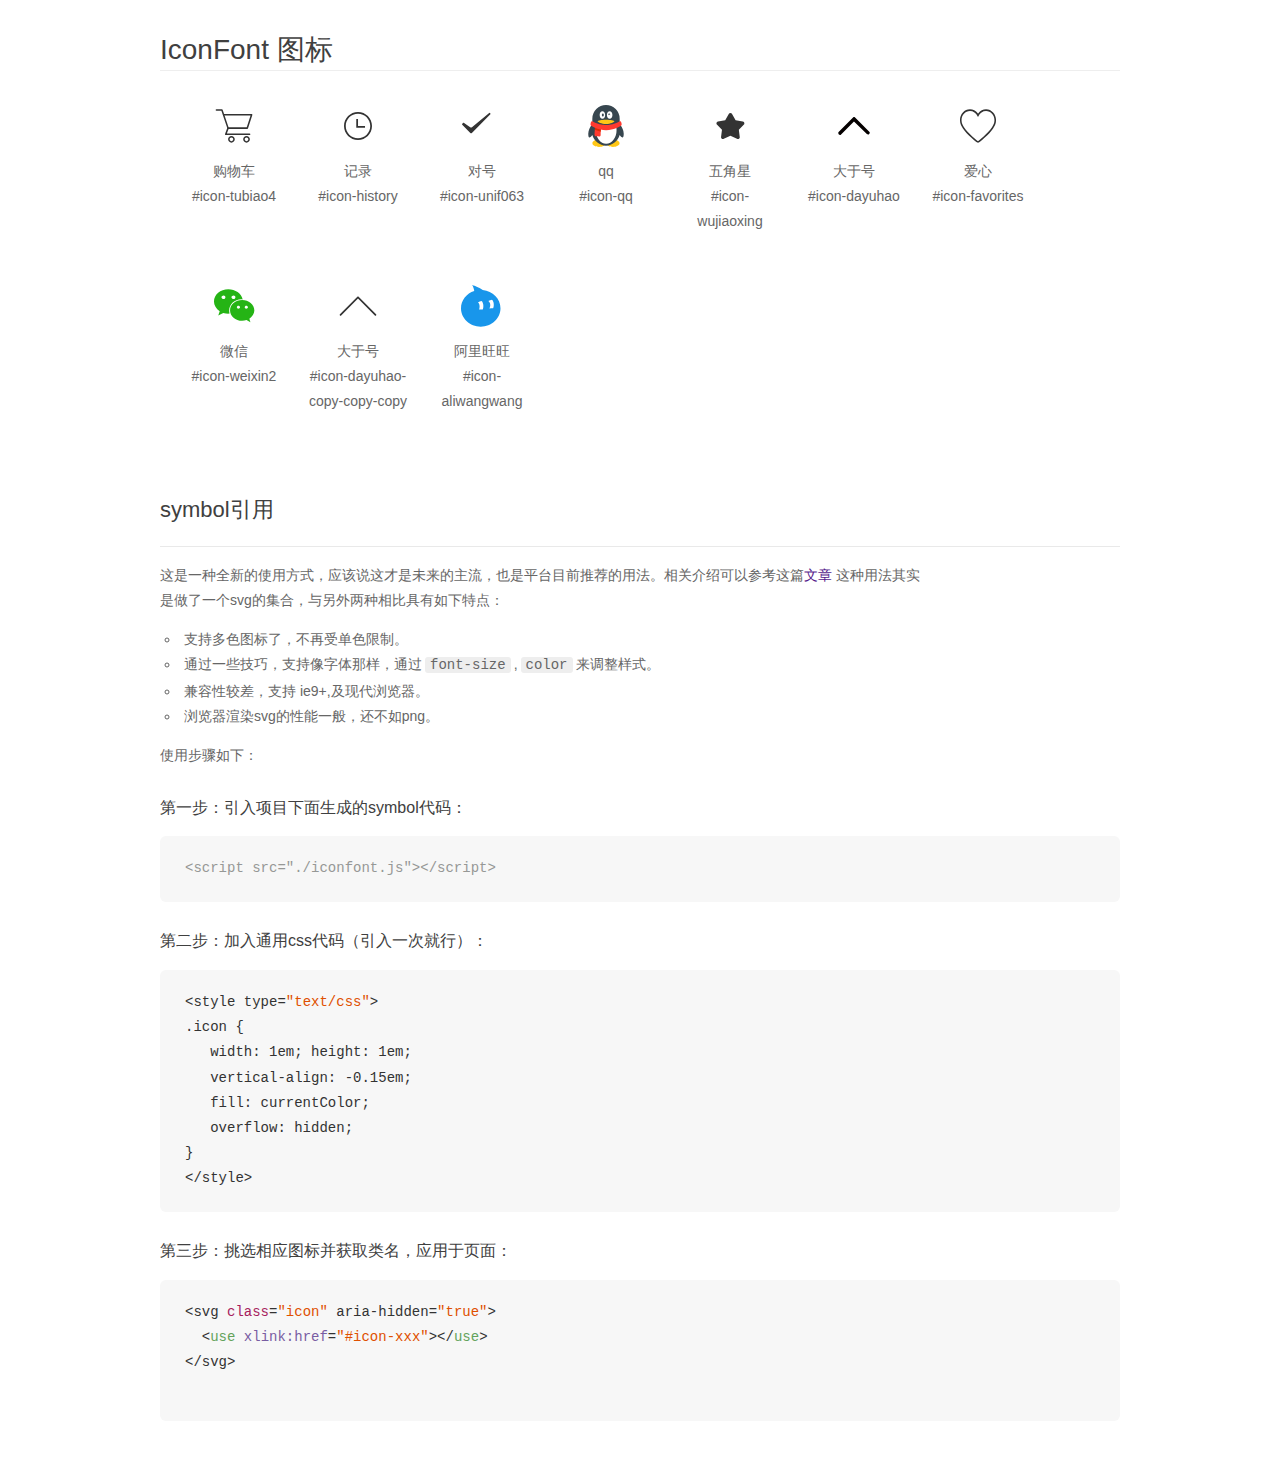
<file: tmx/css/iconfont/demo_symbol.html>
<!DOCTYPE html>
<html>
<head>
    <meta charset="utf-8"/>
    <title>IconFont</title>
    <link rel="stylesheet" href="demo.css">
    <script src="iconfont.js"></script>

    <style type="text/css">
        .icon {
          /* 通过设置 font-size 来改变图标大小 */
          width: 1em; height: 1em;
          /* 图标和文字相邻时，垂直对齐 */
          vertical-align: -0.15em;
          /* 通过设置 color 来改变 SVG 的颜色/fill */
          fill: currentColor;
          /* path 和 stroke 溢出 viewBox 部分在 IE 下会显示
             normalize.css 中也包含这行 */
          overflow: hidden;
        }

    </style>
</head>
<body>
    <div class="main markdown">
        <h1>IconFont 图标</h1>
        <ul class="icon_lists clear">
            
                <li>
                    <svg class="icon" aria-hidden="true">
                        <use xlink:href="#icon-tubiao4"></use>
                    </svg>
                    <div class="name">购物车</div>
                    <div class="fontclass">#icon-tubiao4</div>
                </li>
            
                <li>
                    <svg class="icon" aria-hidden="true">
                        <use xlink:href="#icon-history"></use>
                    </svg>
                    <div class="name">记录</div>
                    <div class="fontclass">#icon-history</div>
                </li>
            
                <li>
                    <svg class="icon" aria-hidden="true">
                        <use xlink:href="#icon-unif063"></use>
                    </svg>
                    <div class="name">对号</div>
                    <div class="fontclass">#icon-unif063</div>
                </li>
            
                <li>
                    <svg class="icon" aria-hidden="true">
                        <use xlink:href="#icon-qq"></use>
                    </svg>
                    <div class="name">qq</div>
                    <div class="fontclass">#icon-qq</div>
                </li>
            
                <li>
                    <svg class="icon" aria-hidden="true">
                        <use xlink:href="#icon-wujiaoxing"></use>
                    </svg>
                    <div class="name">五角星</div>
                    <div class="fontclass">#icon-wujiaoxing</div>
                </li>
            
                <li>
                    <svg class="icon" aria-hidden="true">
                        <use xlink:href="#icon-dayuhao"></use>
                    </svg>
                    <div class="name">大于号</div>
                    <div class="fontclass">#icon-dayuhao</div>
                </li>
            
                <li>
                    <svg class="icon" aria-hidden="true">
                        <use xlink:href="#icon-favorites"></use>
                    </svg>
                    <div class="name">爱心</div>
                    <div class="fontclass">#icon-favorites</div>
                </li>
            
                <li>
                    <svg class="icon" aria-hidden="true">
                        <use xlink:href="#icon-weixin2"></use>
                    </svg>
                    <div class="name">微信</div>
                    <div class="fontclass">#icon-weixin2</div>
                </li>
            
                <li>
                    <svg class="icon" aria-hidden="true">
                        <use xlink:href="#icon-dayuhao-copy-copy-copy"></use>
                    </svg>
                    <div class="name">大于号</div>
                    <div class="fontclass">#icon-dayuhao-copy-copy-copy</div>
                </li>
            
                <li>
                    <svg class="icon" aria-hidden="true">
                        <use xlink:href="#icon-aliwangwang"></use>
                    </svg>
                    <div class="name">阿里旺旺</div>
                    <div class="fontclass">#icon-aliwangwang</div>
                </li>
            
        </ul>


        <h2 id="symbol-">symbol引用</h2>
        <hr>

        <p>这是一种全新的使用方式，应该说这才是未来的主流，也是平台目前推荐的用法。相关介绍可以参考这篇<a href="">文章</a>
        这种用法其实是做了一个svg的集合，与另外两种相比具有如下特点：</p>
        <ul>
          <li>支持多色图标了，不再受单色限制。</li>
          <li>通过一些技巧，支持像字体那样，通过<code>font-size</code>,<code>color</code>来调整样式。</li>
          <li>兼容性较差，支持 ie9+,及现代浏览器。</li>
          <li>浏览器渲染svg的性能一般，还不如png。</li>
        </ul>
        <p>使用步骤如下：</p>
        <h3 id="-symbol-">第一步：引入项目下面生成的symbol代码：</h3>
        <pre><code class="lang-js hljs javascript"><span class="hljs-comment">&lt;script src="./iconfont.js"&gt;&lt;/script&gt;</span></code></pre>
        <h3 id="-css-">第二步：加入通用css代码（引入一次就行）：</h3>
        <pre><code class="lang-js hljs javascript">&lt;style type=<span class="hljs-string">"text/css"</span>&gt;
.icon {
   width: <span class="hljs-number">1</span>em; height: <span class="hljs-number">1</span>em;
   vertical-align: <span class="hljs-number">-0.15</span>em;
   fill: currentColor;
   overflow: hidden;
}
&lt;<span class="hljs-regexp">/style&gt;</span></code></pre>
        <h3 id="-">第三步：挑选相应图标并获取类名，应用于页面：</h3>
        <pre><code class="lang-js hljs javascript">&lt;svg <span class="hljs-class"><span class="hljs-keyword">class</span></span>=<span class="hljs-string">"icon"</span> aria-hidden=<span class="hljs-string">"true"</span>&gt;<span class="xml"><span class="hljs-tag">
  &lt;<span class="hljs-name">use</span> <span class="hljs-attr">xlink:href</span>=<span class="hljs-string">"#icon-xxx"</span>&gt;</span><span class="hljs-tag">&lt;/<span class="hljs-name">use</span>&gt;</span>
</span>&lt;<span class="hljs-regexp">/svg&gt;
        </span></code></pre>
    </div>
</body>
</html>
</file>
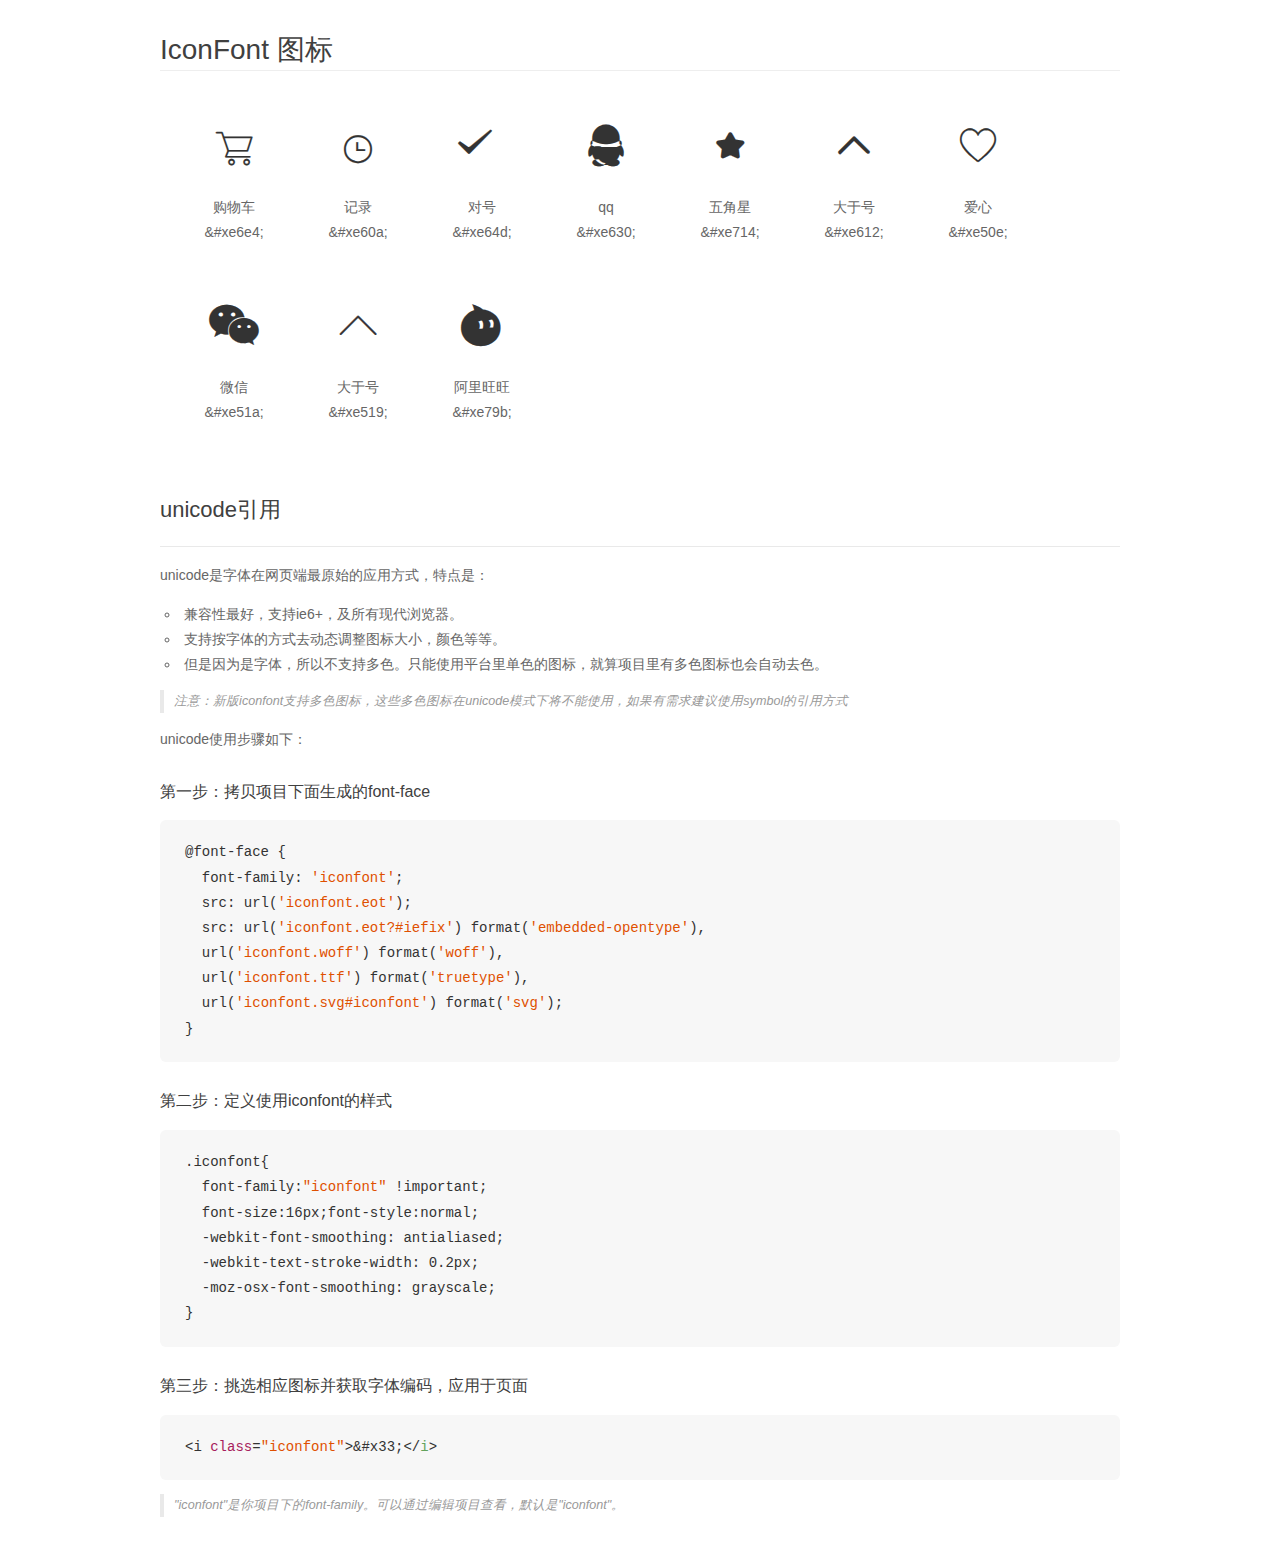
<file: tmx/css/iconfont/demo_unicode.html>
<!DOCTYPE html>
<html>
<head>
    <meta charset="utf-8"/>
    <title>IconFont</title>
    <link rel="stylesheet" href="demo.css">

    <style type="text/css">

        @font-face {font-family: "iconfont";
          src: url('iconfont.eot'); /* IE9*/
          src: url('iconfont.eot#iefix') format('embedded-opentype'), /* IE6-IE8 */
          url('iconfont.woff') format('woff'), /* chrome, firefox */
          url('iconfont.ttf') format('truetype'), /* chrome, firefox, opera, Safari, Android, iOS 4.2+*/
          url('iconfont.svg#iconfont') format('svg'); /* iOS 4.1- */
        }

        .iconfont {
          font-family:"iconfont" !important;
          font-size:16px;
          font-style:normal;
          -webkit-font-smoothing: antialiased;
          -webkit-text-stroke-width: 0.2px;
          -moz-osx-font-smoothing: grayscale;
        }

    </style>
</head>
<body>
    <div class="main markdown">
        <h1>IconFont 图标</h1>
        <ul class="icon_lists clear">
            
                <li>
                <i class="icon iconfont">&#xe6e4;</i>
                    <div class="name">购物车</div>
                    <div class="code">&amp;#xe6e4;</div>
                </li>
            
                <li>
                <i class="icon iconfont">&#xe60a;</i>
                    <div class="name">记录</div>
                    <div class="code">&amp;#xe60a;</div>
                </li>
            
                <li>
                <i class="icon iconfont">&#xe64d;</i>
                    <div class="name">对号</div>
                    <div class="code">&amp;#xe64d;</div>
                </li>
            
                <li>
                <i class="icon iconfont">&#xe630;</i>
                    <div class="name">qq</div>
                    <div class="code">&amp;#xe630;</div>
                </li>
            
                <li>
                <i class="icon iconfont">&#xe714;</i>
                    <div class="name">五角星</div>
                    <div class="code">&amp;#xe714;</div>
                </li>
            
                <li>
                <i class="icon iconfont">&#xe612;</i>
                    <div class="name">大于号</div>
                    <div class="code">&amp;#xe612;</div>
                </li>
            
                <li>
                <i class="icon iconfont">&#xe50e;</i>
                    <div class="name">爱心</div>
                    <div class="code">&amp;#xe50e;</div>
                </li>
            
                <li>
                <i class="icon iconfont">&#xe51a;</i>
                    <div class="name">微信</div>
                    <div class="code">&amp;#xe51a;</div>
                </li>
            
                <li>
                <i class="icon iconfont">&#xe519;</i>
                    <div class="name">大于号</div>
                    <div class="code">&amp;#xe519;</div>
                </li>
            
                <li>
                <i class="icon iconfont">&#xe79b;</i>
                    <div class="name">阿里旺旺</div>
                    <div class="code">&amp;#xe79b;</div>
                </li>
            
        </ul>
        <h2 id="unicode-">unicode引用</h2>
        <hr>

        <p>unicode是字体在网页端最原始的应用方式，特点是：</p>
        <ul>
        <li>兼容性最好，支持ie6+，及所有现代浏览器。</li>
        <li>支持按字体的方式去动态调整图标大小，颜色等等。</li>
        <li>但是因为是字体，所以不支持多色。只能使用平台里单色的图标，就算项目里有多色图标也会自动去色。</li>
        </ul>
        <blockquote>
        <p>注意：新版iconfont支持多色图标，这些多色图标在unicode模式下将不能使用，如果有需求建议使用symbol的引用方式</p>
        </blockquote>
        <p>unicode使用步骤如下：</p>
        <h3 id="-font-face">第一步：拷贝项目下面生成的font-face</h3>
        <pre><code class="lang-js hljs javascript">@font-face {
  font-family: <span class="hljs-string">'iconfont'</span>;
  src: url(<span class="hljs-string">'iconfont.eot'</span>);
  src: url(<span class="hljs-string">'iconfont.eot?#iefix'</span>) format(<span class="hljs-string">'embedded-opentype'</span>),
  url(<span class="hljs-string">'iconfont.woff'</span>) format(<span class="hljs-string">'woff'</span>),
  url(<span class="hljs-string">'iconfont.ttf'</span>) format(<span class="hljs-string">'truetype'</span>),
  url(<span class="hljs-string">'iconfont.svg#iconfont'</span>) format(<span class="hljs-string">'svg'</span>);
}
</code></pre>
        <h3 id="-iconfont-">第二步：定义使用iconfont的样式</h3>
        <pre><code class="lang-js hljs javascript">.iconfont{
  font-family:<span class="hljs-string">"iconfont"</span> !important;
  font-size:<span class="hljs-number">16</span>px;font-style:normal;
  -webkit-font-smoothing: antialiased;
  -webkit-text-stroke-width: <span class="hljs-number">0.2</span>px;
  -moz-osx-font-smoothing: grayscale;
}
</code></pre>
        <h3 id="-">第三步：挑选相应图标并获取字体编码，应用于页面</h3>
        <pre><code class="lang-js hljs javascript">&lt;i <span class="hljs-class"><span class="hljs-keyword">class</span></span>=<span class="hljs-string">"iconfont"</span>&gt;&amp;#x33;<span class="xml"><span class="hljs-tag">&lt;/<span class="hljs-name">i</span>&gt;</span></span></code></pre>

        <blockquote>
        <p>"iconfont"是你项目下的font-family。可以通过编辑项目查看，默认是"iconfont"。</p>
        </blockquote>
    </div>


</body>
</html>
</file>
<file: tmx/css/index.css>
@charset "UTF-8";
html, body, div, p, ul, ol, li, dl, dt, dd, table, tr, td, th, caption, form, hr, h1, h2, h3, h4, h5, h6, input, img {
  margin: 0;
  padding: 0; }

a {
  text-decoration: none; }

ul, li {
  list-style: none; }

img {
  border: none; }

body {
  font-family: "微软雅黑",Arial; }

.header-one {
  width: 100%;
  height: 33px;
  background: #f6f6f6;
  border-bottom: 1px solid #e7e7e7; }
  .header-one .header1 {
    width: 1106px;
    height: 33px;
    padding-left: 34px;
    margin: 0 auto; }
    .header-one .header1 .ne {
      background: rgba(165, 160, 160, 0.4); }
    .header-one .header1 .cx {
      border-bottom: 1px dashed gray; }
    .header-one .header1 .sc {
      border-bottom: none; }
    .header-one .header1 .left {
      float: left;
      height: 33px; }
      .header-one .header1 .left li {
        float: left;
        line-height: 33px;
        color: #333333;
        font-size: 12px; }
      .header-one .header1 .left a {
        color: #333333;
        font-size: 11px; }
      .header-one .header1 .left a:hover {
        color: red; }
      .header-one .header1 .left .n1 {
        margin-right: 25px; }
      .header-one .header1 .left .n2 {
        padding-right: 4px;
        height: 12px;
        line-height: 12px;
        margin-top: 10px;
        margin-right: 5px;
        border-right: 1px solid #cccccc; }
      .header-one .header1 .left .n3, .header-one .header1 .left .n4, .header-one .header1 .left .n5, .header-one .header1 .left .n7 {
        margin-right: 20px; }
      .header-one .header1 .left .n6 {
        padding-top: 8px;
        width: 40px;
        height: 25px;
        border: 1px solid transparent;
        margin-right: 388px;
        position: relative; }
        .header-one .header1 .left .n6 img {
          float: left; }
        .header-one .header1 .left .n6 .fh {
          float: left;
          width: 18px;
          height: 16px;
          font-size: 30px;
          text-align: center; }
        .header-one .header1 .left .n6 .fh:hover {
          transform: rotate(180deg); }
        .header-one .header1 .left .n6 .right {
          width: 200px;
          height: 79px;
          border: 1px solid gray;
          border-bottom: none;
          position: absolute;
          z-index: 1;
          left: -1px;
          top: 34px;
          display: none; }
          .header-one .header1 .left .n6 .right li {
            font-size: 12px;
            text-indent: 5px;
            line-height: 19px;
            height: 19px;
            width: 200px;
            border-bottom: 1px solid gray;
            background: white; }
            .header-one .header1 .left .n6 .right li span {
              color: red; }
        .header-one .header1 .left .n6 .cx {
          border-bottom: 1px dashed gray; }
      .header-one .header1 .left .n8 {
        margin-right: 15px; }
      .header-one .header1 .left .n9 {
        margin-top: 14px;
        height: 11px;
        line-height: 11px; }
        .header-one .header1 .left .n9 .spans {
          color: #ff0000;
          font-weight: 600; }

.header-two {
  width: 100%;
  height: 70px;
  background: #fff; }
  .header-two .header2 {
    width: 1106px;
    height: 70px;
    padding-left: 34px;
    margin: 0 auto; }
    .header-two .header2 .img1 {
      float: left; }
    .header-two .header2 .search {
      float: left;
      height: 40px;
      margin-top: 15px;
      position: relative; }
      .header-two .header2 .search .b1 {
        float: left;
        width: 214px;
        height: 38px;
        outline: none; }
      .header-two .header2 .search .a1 {
        float: left;
        width: 101px;
        height: 42px;
        line-height: 42px;
        background: #d30d0e;
        color: white;
        font-size: 20px; }
        .header-two .header2 .search .a1 img {
          float: left;
          height: 42px; }
        .header-two .header2 .search .a1 span {
          float: left;
          font-weight: 600; }
    .header-two .header2 .shoper {
      float: left;
      width: 215px;
      height: 40px;
      margin: 15px 0 0 70px;
      position: relative; }
      .header-two .header2 .shoper .shop {
        width: 215px;
        height: 40px;
        border: 1px solid #efefef;
        position: absolute;
        left: -1px;
        top: 0px;
        z-index: 10; }
        .header-two .header2 .shoper .shop img {
          float: left;
          margin-top: 9px; }
        .header-two .header2 .shoper .shop p {
          float: left;
          line-height: 40px; }
          .header-two .header2 .shoper .shop p .s1 {
            color: #d70000;
            font-weight: 600; }
        .header-two .header2 .shoper .shop .b2 {
          float: left;
          width: 55px;
          height: 20px;
          margin-top: 10px;
          margin-left: 10px;
          border-radius: 3px;
          background: #d00e0a;
          color: #fdfcff;
          outline: none;
          border: none; }
      .header-two .header2 .shoper .shopping {
        width: 400px;
        height: 50px;
        position: absolute;
        left: -186px;
        top: 40px;
        border: 1px solid gray;
        text-align: center;
        font-size: 12px;
        line-height: 50px;
        background: #fff;
        display: none; }
        .header-two .header2 .shoper .shopping a {
          color: red; }

.header-three {
  width: 100%;
  height: 45px; }
  .header-three .header3 {
    width: 1106px;
    height: 45px;
    margin: 0 auto;
    padding-left: 34px;
    background: #cc0001; }
    .header-three .header3 a {
      float: left;
      color: white;
      height: 45px;
      line-height: 45px;
      text-align: center;
      font-size: 14px; }
    .header-three .header3 a:nth-child(2) {
      width: 30px;
      padding: 0 20px; }
    .header-three .header3 a:nth-child(3) {
      width: 95px;
      padding: 0 20px; }
    .header-three .header3 a:nth-child(n+4) {
      width: 60px;
      padding: 0 20px; }
    .header-three .header3 a:nth-child(n+2):hover {
      background: rgba(146, 160, 160, 0.4); }
    .header-three .header3 .all {
      width: 136px;
      height: 45px;
      background: #e73300;
      padding-left: 24px;
      z-index: 2;
      float: left; }
      .header-three .header3 .all span {
        margin-right: 25px; }

.header-four {
  width: 100%;
  height: 440px; }
  .header-four .header4 {
    width: 1106px;
    height: 420px;
    margin: 0 auto;
    padding-left: 34px;
    padding-bottom: 20px; }
    .header-four .header4 .list1 {
      width: 218px;
      height: 418px;
      background: #f8f8f8;
      border: 1px solid #dcdcdc;
      border-top: none;
      position: relative;
      float: left;
      z-index: 5; }
      .header-four .header4 .list1 .list2 {
        width: 408px;
        height: 400px;
        padding: 20px 0 0 10px;
        position: absolute;
        background: white;
        display: none;
        z-index: 3;
        top: 0;
        left: 0px; }
        .header-four .header4 .list1 .list2 p {
          font-size: 16px; }
          .header-four .header4 .list1 .list2 p span {
            display: inline-block;
            width: 120px;
            margin-right: 30px; }
        .header-four .header4 .list1 .list2 p:hover {
          color: red; }
        .header-four .header4 .list1 .list2 a {
          display: inline-block;
          width: 110px;
          height: 30px;
          line-height: 30px;
          text-align: center;
          font-size: 12px;
          color: red; }
      .header-four .header4 .list1 li {
        height: 63px;
        border-bottom: 1px solid #dcdcdc;
        padding: 6px 0 0 48px; }
        .header-four .header4 .list1 li a {
          font-size: 12px; }
        .header-four .header4 .list1 li a:nth-child(1) {
          color: #333; }
        .header-four .header4 .list1 li a:nth-child(n+2) {
          color: #999; }
        .header-four .header4 .list1 li a:hover {
          color: red; }
      .header-four .header4 .list1 li:nth-child(1) {
        background: url(../img/7.jpg) no-repeat 6px 11px; }
      .header-four .header4 .list1 li:nth-child(2) {
        background: url(../img/8.jpg) no-repeat 6px 11px; }
      .header-four .header4 .list1 li:nth-child(3) {
        background: url(../img/9.jpg) no-repeat 6px 11px; }
      .header-four .header4 .list1 li:nth-child(4) {
        background: url(../img/10.jpg) no-repeat 6px 11px; }
      .header-four .header4 .list1 li:nth-child(5) {
        background: url(../img/11.jpg) no-repeat 6px 11px; }
      .header-four .header4 .list1 li:nth-child(6) {
        background: url(../img/12.jpg) no-repeat 6px 11px;
        border-bottom: none; }
    .header-four .header4 .list4 {
      width: 634px;
      height: 420px;
      float: left; }
      .header-four .header4 .list4 .list3 {
        width: 624px;
        height: 310px;
        padding: 5px;
        position: relative; }
        .header-four .header4 .list4 .list3 ul {
          width: 624px;
          height: 310px; }
          .header-four .header4 .list4 .list3 ul li {
            width: 620px;
            height: 310px;
            float: left;
            position: absolute;
            left: 5px;
            top: 5px; }
            .header-four .header4 .list4 .list3 ul li img {
              width: 620px;
              height: 310px; }
        .header-four .header4 .list4 .list3 p {
          width: 70px;
          height: 24px;
          background: #bdbdbd;
          border-radius: 8px;
          position: absolute;
          right: 20px;
          bottom: 10px;
          z-index: 1; }
          .header-four .header4 .list4 .list3 p span {
            display: inline-block;
            width: 18px;
            height: 18px;
            background: white;
            text-align: center;
            line-height: 20px;
            border-radius: 50%;
            color: #6e6e6e;
            margin: 2px 2px 0 0; }
          .header-four .header4 .list4 .list3 p .active {
            background: black;
            color: white; }
      .header-four .header4 .list4 .list5 {
        width: 634px;
        height: 90px;
        padding: 5px;
        margin-top: 10px; }
        .header-four .header4 .list4 .list5 .list6 {
          width: 176px;
          height: 64px;
          float: left;
          border-right: 1px solid #e4e4e4;
          padding: 26px 0 0 30px; }
          .header-four .header4 .list4 .list5 .list6 .list7 {
            height: 36px; }
            .header-four .header4 .list4 .list5 .list6 .list7 img {
              width: 38px;
              height: 35px;
              float: left; }
            .header-four .header4 .list4 .list5 .list6 .list7 p {
              float: left;
              height: 32px;
              line-height: 32px;
              margin-left: 5px; }
          .header-four .header4 .list4 .list5 .list6 .list8 {
            height: 18px; }
            .header-four .header4 .list4 .list5 .list6 .list8 a {
              float: left;
              width: 48px;
              padding-right: 3px;
              margin-right: 3px;
              border-right: 1px solid #8c338c;
              height: 16px;
              line-height: 16px;
              font-size: 12px; }
            .header-four .header4 .list4 .list5 .list6 .list8 a:nth-child(1) {
              color: #e40000; }
            .header-four .header4 .list4 .list5 .list6 .list8 a:nth-child(2) {
              color: black; }
            .header-four .header4 .list4 .list5 .list6 .list8 a:nth-child(3) {
              color: #ff5320;
              border-right: none; }
            .header-four .header4 .list4 .list5 .list6 .list8 .sj {
              width: 60px; }
        .header-four .header4 .list4 .list5 .last {
          border-right: none; }
    .header-four .header4 .list9 {
      width: 204px;
      height: 415px;
      float: left;
      padding-top: 5px; }
      .header-four .header4 .list9 .list10 {
        width: 204px;
        height: 175px; }
        .header-four .header4 .list9 .list10 img {
          width: 204px; }
        .header-four .header4 .list9 .list10 img:nth-child(1) {
          margin-bottom: 15px; }
      .header-four .header4 .list9 .list11 {
        width: 204px;
        height: 240px;
        border: 1px solid gray;
        border-top: none; }
        .header-four .header4 .list9 .list11 .list12 {
          width: 204px;
          height: 32px; }
          .header-four .header4 .list9 .list11 .list12 p {
            float: left;
            height: 32px;
            line-height: 32px;
            width: 101px;
            font-size: 12px;
            text-align: center; }
          .header-four .header4 .list9 .list11 .list12 p:nth-child(1) {
            border-top: 2px solid red; }
          .header-four .header4 .list9 .list11 .list12 p:nth-child(2) {
            border: 1px solid gray;
            border-right: none; }
        .header-four .header4 .list9 .list11 .list13 {
          width: 184px;
          height: 196px;
          padding: 12px 0  0 20px;
          position: relative; }
          .header-four .header4 .list9 .list11 .list13 ul {
            position: absolute;
            left: 20px;
            top: 12px;
            display: none; }
          .header-four .header4 .list9 .list11 .list13 ul:nth-child(1) {
            display: block; }
          .header-four .header4 .list9 .list11 .list13 li {
            font-size: 10px;
            line-height: 26px;
            color: #333; }

.banner-top {
  width: 100%;
  height: 60px;
  margin-bottom: 5px; }
  .banner-top .banner1 {
    width: 1106px;
    height: 60px;
    padding-left: 34px;
    margin: 0 auto; }
    .banner-top .banner1 img {
      width: 1160px;
      height: 60px; }

.main-top {
  width: 100%;
  height: 100%;
  margin-bottom: 5px; }
  .main-top .main1 {
    width: 1106px;
    padding-left: 34px;
    margin: 0 auto; }
    .main-top .main1 .sec {
      width: 1066px;
      height: 50px;
      border-top: 2px solid red; }
      .main-top .main1 .sec a {
        float: left;
        height: 50px;
        width: 110px;
        line-height: 50px;
        text-align: center;
        color: black;
        font-size: 12px; }
      .main-top .main1 .sec a:nth-child(1) {
        width: 250px;
        margin-left: 10px; }
        .main-top .main1 .sec a:nth-child(1) img {
          height: 50px;
          float: left; }
        .main-top .main1 .sec a:nth-child(1) span {
          float: left;
          height: 50px;
          line-height: 50px;
          text-align: center; }
      .main-top .main1 .sec a:nth-child(7) {
        margin-right: 70px; }
      .main-top .main1 .sec a:nth-child(8) {
        width: 66px;
        margin-right: 10px; }
    .main-top .main1 .sec2 {
      width: 1063px; }
      .main-top .main1 .sec2 ul {
        overflow: hidden;
        border: 1px solid gray;
        border-right: none; }
        .main-top .main1 .sec2 ul li {
          float: left;
          padding: 11px;
          border: 1px solid  transparent;
          position: relative; }
          .main-top .main1 .sec2 ul li .imgss {
            width: 188px;
            height: 220px; }
          .main-top .main1 .sec2 ul li .k2 {
            color: black;
            margin-right: 38px;
            font-size: 12px; }
          .main-top .main1 .sec2 ul li .k3 {
            color: red;
            font-size: 14px; }
          .main-top .main1 .sec2 ul li .k4, .main-top .main1 .sec2 ul li .k6 {
            color: #999;
            font-size: 12px; }
          .main-top .main1 .sec2 ul li .imgsk {
            margin-right: 5px; }
          .main-top .main1 .sec2 ul li .k5 {
            color: #666;
            font-size: 12px;
            margin-right: 60px; }
          .main-top .main1 .sec2 ul li .k7 {
            color: white;
            background: #e73300;
            width: 92px;
            height: 20px;
            font-size: 12px;
            position: absolute;
            left: 10px;
            bottom: 59px;
            display: none;
            text-align: center;
            line-height: 20px; }
          .main-top .main1 .sec2 ul li .k8 {
            color: white;
            background: #e73300;
            width: 92px;
            height: 20px;
            font-size: 12px;
            position: absolute;
            right: 10px;
            line-height: 20px;
            bottom: 59px;
            display: none;
            text-align: center; }
        .main-top .main1 .sec2 ul li:nth-child(1), .main-top .main1 .sec2 ul li:nth-child(2), .main-top .main1 .sec2 ul li:nth-child(3), .main-top .main1 .sec2 ul li:nth-child(4),
        .main-top .main1 .sec2 ul li:nth-child(6), .main-top .main1 .sec2 ul li:nth-child(7), .main-top .main1 .sec2 ul li:nth-child(8), .main-top .main1 .sec2 ul li:nth-child(9),
        .main-top .main1 .sec2 ul li:nth-child(11), .main-top .main1 .sec2 ul li:nth-child(12), .main-top .main1 .sec2 ul li:nth-child(13), .main-top .main1 .sec2 ul li:nth-child(14) {
          border-right: 1px solid gray;
          border-bottom: 1px solid gray; }
        .main-top .main1 .sec2 ul li:nth-child(5), .main-top .main1 .sec2 ul li:nth-child(10), .main-top .main1 .sec2 ul li:nth-child(15) {
          border-bottom: 1px solid gray;
          border-right: 1px solid gray; }
        .main-top .main1 .sec2 ul li:nth-child(20) {
          border-right: 1px solid gray; }
        .main-top .main1 .sec2 ul li:nth-child(16), .main-top .main1 .sec2 ul li:nth-child(17), .main-top .main1 .sec2 ul li:nth-child(18), .main-top .main1 .sec2 ul li:nth-child(19) {
          border-right: 1px solid gray; }
        .main-top .main1 .sec2 ul li:hover {
          border: 1px solid #e73300; }
        .main-top .main1 .sec2 ul li:hover .k7, .main-top .main1 .sec2 ul li:hover .k8 {
          display: block; }

.main-two {
  width: 100%;
  height: 100%;
  margin-bottom: 20px; }
  .main-two .main2 {
    width: 1106px;
    padding-left: 34px;
    margin: 0 auto; }
    .main-two .main2 .sec {
      width: 1066px;
      height: 50px;
      border-top: 2px solid red; }
      .main-two .main2 .sec a {
        float: left;
        height: 50px;
        line-height: 50px;
        text-align: center;
        color: black;
        font-size: 12px; }
      .main-two .main2 .sec a:nth-child(1) {
        width: 250px;
        margin: 0 730px 0 10px; }
        .main-two .main2 .sec a:nth-child(1) img {
          height: 50px;
          float: left; }
        .main-two .main2 .sec a:nth-child(1) span {
          float: left;
          height: 50px;
          line-height: 50px;
          text-align: center; }
    .main-two .main2 .sec3 {
      width: 1063px; }
      .main-two .main2 .sec3 ul {
        overflow: hidden;
        border: 1px solid gray;
        border-right: none;
        border-bottom: none; }
        .main-two .main2 .sec3 ul li {
          float: left;
          padding: 11px;
          border: 1px solid transparent;
          border-right-color: gray;
          border-bottom-color: gray;
          position: relative; }
          .main-two .main2 .sec3 ul li .imgss {
            width: 188px;
            height: 220px; }
          .main-two .main2 .sec3 ul li .k2 {
            color: black;
            margin-right: 38px;
            font-size: 12px; }
          .main-two .main2 .sec3 ul li .k3 {
            color: red;
            font-size: 14px; }
          .main-two .main2 .sec3 ul li .k4, .main-two .main2 .sec3 ul li .k6 {
            color: #999;
            font-size: 12px; }
          .main-two .main2 .sec3 ul li .imgsk {
            margin-right: 5px; }
          .main-two .main2 .sec3 ul li .k5 {
            color: #666;
            font-size: 12px;
            margin-right: 60px; }
          .main-two .main2 .sec3 ul li .k7 {
            color: white;
            background: #e73300;
            width: 92px;
            height: 20px;
            font-size: 12px;
            position: absolute;
            left: 10px;
            bottom: 59px;
            display: none;
            text-align: center;
            line-height: 20px; }
          .main-two .main2 .sec3 ul li .k8 {
            color: white;
            background: #e73300;
            width: 92px;
            height: 20px;
            font-size: 12px;
            position: absolute;
            right: 10px;
            line-height: 20px;
            bottom: 59px;
            display: none;
            text-align: center; }
        .main-two .main2 .sec3 ul li:hover {
          border: 1px solid #e73300; }
        .main-two .main2 .sec3 ul li:hover .k7, .main-two .main2 .sec3 ul li:hover .k8 {
          display: block; }

.banner-two {
  width: 100%;
  height: 98; }
  .banner-two .banner2 {
    width: 1106px;
    padding-left: 34px;
    margin: 0 auto; }
    .banner-two .banner2 img {
      width: 1065px;
      height: 98; }

.main-three {
  width: 100%;
  height: 100%;
  margin-bottom: 20px; }
  .main-three .main3 {
    width: 1106px;
    padding-left: 34px;
    margin: 0 auto; }
    .main-three .main3 .sec {
      width: 1066px;
      height: 50px;
      border-top: 2px solid red; }
      .main-three .main3 .sec a {
        float: left;
        height: 50px;
        line-height: 50px;
        text-align: center;
        color: black;
        font-size: 12px; }
      .main-three .main3 .sec a:nth-child(1) {
        width: 250px;
        margin: 0 730px 0 10px; }
        .main-three .main3 .sec a:nth-child(1) img {
          height: 50px;
          float: left; }
        .main-three .main3 .sec a:nth-child(1) span {
          float: left;
          height: 50px;
          line-height: 50px;
          text-align: center; }
    .main-three .main3 .sec4 {
      width: 1063px; }
      .main-three .main3 .sec4 ul {
        overflow: hidden;
        border: 1px solid gray;
        border-right: none;
        border-bottom: none; }
        .main-three .main3 .sec4 ul li {
          float: left;
          padding: 11px;
          border: 1px solid transparent;
          border-right-color: gray;
          border-bottom-color: gray;
          position: relative; }
          .main-three .main3 .sec4 ul li .imgss {
            width: 188px;
            height: 220px; }
          .main-three .main3 .sec4 ul li .k2 {
            color: black;
            margin-right: 38px;
            font-size: 12px; }
          .main-three .main3 .sec4 ul li .k3 {
            color: red;
            font-size: 14px; }
          .main-three .main3 .sec4 ul li .k4, .main-three .main3 .sec4 ul li .k6 {
            color: #999;
            font-size: 12px; }
          .main-three .main3 .sec4 ul li .imgsk {
            margin-right: 5px; }
          .main-three .main3 .sec4 ul li .k5 {
            color: #666;
            font-size: 12px;
            margin-right: 60px; }
          .main-three .main3 .sec4 ul li .k7 {
            color: white;
            background: #e73300;
            width: 92px;
            height: 20px;
            font-size: 12px;
            position: absolute;
            left: 10px;
            bottom: 59px;
            display: none;
            text-align: center;
            line-height: 20px; }
          .main-three .main3 .sec4 ul li .k8 {
            color: white;
            background: #e73300;
            width: 92px;
            height: 20px;
            font-size: 12px;
            position: absolute;
            right: 10px;
            line-height: 20px;
            bottom: 59px;
            display: none;
            text-align: center; }
        .main-three .main3 .sec4 ul li:hover {
          border: 1px solid #e73300; }
        .main-three .main3 .sec4 ul li:hover .k7, .main-three .main3 .sec4 ul li:hover .k8 {
          display: block; }

.main-four {
  width: 100%;
  height: 100%;
  margin-bottom: 20px; }
  .main-four .main4 {
    width: 1106px;
    padding-left: 34px;
    margin: 0 auto; }
    .main-four .main4 .sec {
      width: 1066px;
      height: 50px;
      border-top: 2px solid red; }
      .main-four .main4 .sec a {
        float: left;
        height: 50px;
        line-height: 50px;
        text-align: center;
        color: black;
        font-size: 12px; }
      .main-four .main4 .sec a:nth-child(1) {
        width: 250px;
        margin: 0 730px 0 10px; }
        .main-four .main4 .sec a:nth-child(1) img {
          height: 50px;
          float: left; }
        .main-four .main4 .sec a:nth-child(1) span {
          float: left;
          height: 50px;
          line-height: 50px;
          text-align: center; }
    .main-four .main4 .sec5 {
      width: 1106px;
      overflow: hidden; }
      .main-four .main4 .sec5 .sec6 {
        width: 240px;
        height: 534px;
        float: left; }
        .main-four .main4 .sec5 .sec6 .lins1 li {
          width: 223px;
          padding: 8px;
          height: 68px;
          overflow: hidden;
          border: 1px solid gray;
          border-bottom: none; }
          .main-four .main4 .sec5 .sec6 .lins1 li p {
            font-size: 12px;
            line-height: 18px; }
          .main-four .main4 .sec5 .sec6 .lins1 li .sec7 img {
            width: 68px;
            height: 68px;
            float: left;
            margin-right: 10px; }
          .main-four .main4 .sec5 .sec6 .lins1 li .sec7 .sec8 {
            float: left; }
            .main-four .main4 .sec5 .sec6 .lins1 li .sec7 .sec8 p {
              font-size: 12px;
              line-height: 18px; }
            .main-four .main4 .sec5 .sec6 .lins1 li .sec7 .sec8 p:nth-child(3) {
              color: red; }
        .main-four .main4 .sec5 .sec6 .lins2 {
          width: 240px;
          height: 364px; }
          .main-four .main4 .sec5 .sec6 .lins2 .lin {
            width: 223px;
            padding: 8px;
            height: 18px;
            overflow: hidden;
            border: 1px solid gray;
            border-bottom: none; }
            .main-four .main4 .sec5 .sec6 .lins2 .lin .sec9 {
              display: none; }
              .main-four .main4 .sec5 .sec6 .lins2 .lin .sec9 img {
                width: 68px;
                height: 68px;
                float: left;
                margin-right: 10px; }
              .main-four .main4 .sec5 .sec6 .lins2 .lin .sec9 .sec10 {
                float: left; }
                .main-four .main4 .sec5 .sec6 .lins2 .lin .sec9 .sec10 p {
                  font-size: 12px; }
                .main-four .main4 .sec5 .sec6 .lins2 .lin .sec9 .sec10 p:nth-child(3) {
                  color: red; }
            .main-four .main4 .sec5 .sec6 .lins2 .lin .long {
              display: none; }
            .main-four .main4 .sec5 .sec6 .lins2 .lin .sim {
              font-size: 12px; }
            .main-four .main4 .sec5 .sec6 .lins2 .lin .short {
              display: block; }
          .main-four .main4 .sec5 .sec6 .lins2 .lin9 {
            width: 223px;
            padding: 8px;
            height: 14px;
            border: 1px solid gray; }
          .main-four .main4 .sec5 .sec6 .lins2 li:nth-child(1) {
            height: 70px; }
      .main-four .main4 .sec5 .sec11 {
        width: 826px;
        float: left; }
        .main-four .main4 .sec5 .sec11 ul {
          overflow: hidden;
          border: 1px solid gray;
          border-right: none;
          border-bottom: none; }
          .main-four .main4 .sec5 .sec11 ul li {
            width: 182px;
            float: left;
            padding: 11px;
            border: 1px solid transparent;
            border-right-color: gray;
            border-bottom-color: gray;
            position: relative; }
            .main-four .main4 .sec5 .sec11 ul li .imgss {
              width: 182px;
              height: 196.5px; }
            .main-four .main4 .sec5 .sec11 ul li .k2 {
              color: black;
              margin-right: 26px;
              font-size: 12px; }
            .main-four .main4 .sec5 .sec11 ul li .k3 {
              color: red;
              font-size: 14px; }
            .main-four .main4 .sec5 .sec11 ul li .k4, .main-four .main4 .sec5 .sec11 ul li .k6 {
              color: #999;
              font-size: 12px; }
            .main-four .main4 .sec5 .sec11 ul li .imgsk {
              margin-right: 5px; }
            .main-four .main4 .sec5 .sec11 ul li .k5 {
              color: #666;
              font-size: 12px;
              margin-right: 50px; }
            .main-four .main4 .sec5 .sec11 ul li .k7 {
              color: white;
              background: #e73300;
              width: 88px;
              height: 20px;
              font-size: 12px;
              position: absolute;
              left: 10px;
              bottom: 59px;
              display: none;
              text-align: center;
              line-height: 20px; }
            .main-four .main4 .sec5 .sec11 ul li .k8 {
              color: white;
              background: #e73300;
              width: 88px;
              height: 20px;
              font-size: 12px;
              position: absolute;
              right: 10px;
              line-height: 20px;
              bottom: 59px;
              display: none;
              text-align: center; }
          .main-four .main4 .sec5 .sec11 ul li:hover {
            border: 1px solid #e73300; }
          .main-four .main4 .sec5 .sec11 ul li:hover .k7, .main-four .main4 .sec5 .sec11 ul li:hover .k8 {
            display: block; }

.main-five {
  width: 100%;
  height: 100%; }
  .main-five .main5 {
    width: 1106px;
    padding-left: 34px;
    margin: 0 auto;
    overflow: hidden;
    margin-bottom: 20px; }
    .main-five .main5 .list11 {
      width: 240px;
      float: left;
      margin-right: 10px; }
      .main-five .main5 .list11 .list14 {
        width: 240px;
        height: 32px; }
        .main-five .main5 .list11 .list14 p {
          float: left;
          height: 32px;
          line-height: 32px;
          width: 118px;
          font-size: 12px;
          text-align: center; }
        .main-five .main5 .list11 .list14 p:nth-child(1) {
          border-top: 2px solid red;
          border-left: 1px solid gray; }
        .main-five .main5 .list11 .list14 p:nth-child(2) {
          border: 1px solid gray; }
      .main-five .main5 .list11 .list15 {
        width: 217px;
        height: 180px;
        padding: 11px 0  0 20px;
        position: relative;
        overflow: hidden;
        border: 1px solid gray;
        border-top: none; }
        .main-five .main5 .list11 .list15 ul {
          position: absolute;
          left: 20px;
          top: 11px;
          display: none; }
        .main-five .main5 .list11 .list15 ul:nth-child(1) {
          display: block; }
        .main-five .main5 .list11 .list15 li {
          height: 45px;
          font-size: 10px;
          line-height: 20px;
          color: #333; }
      .main-five .main5 .list11 .list16 {
        width: 217px;
        height: 50px;
        border: 1px solid gray;
        padding: 10px 10px 13px 10px;
        margin-top: 10px; }
        .main-five .main5 .list11 .list16 p {
          line-height: 18px;
          margin-bottom: 5px;
          font-size: 12px; }
        .main-five .main5 .list11 .list16 .put1 {
          width: 138px;
          height: 24px;
          outline: none;
          float: left; }
        .main-five .main5 .list11 .list16 .put2 {
          width: 54px;
          height: 28px;
          color: white;
          background: red;
          outline: none;
          border: none;
          float: left; }
    .main-five .main5 .list17 {
      width: 816px;
      height: 308px;
      float: left;
      border: 1px solid gray;
      border-top: 2px solid red; }
      .main-five .main5 .list17 .list18 {
        height: 50px;
        border-bottom: 1px solid gray; }
        .main-five .main5 .list17 .list18 h3 {
          float: left;
          width: 200px;
          line-height: 50px;
          margin-left: 10px; }
        .main-five .main5 .list17 .list18 a {
          float: left;
          height: 50px;
          width: 100px;
          line-height: 50px;
          text-align: center;
          color: #333; }
      .main-five .main5 .list17 .list19 {
        height: 258px;
        position: relative; }
        .main-five .main5 .list17 .list19 li {
          position: absolute;
          left: 0;
          top: 0;
          display: none; }
          .main-five .main5 .list17 .list19 li img {
            width: 816px; }

.main-six {
  width: 100%;
  height: 100%; }
  .main-six .main6 {
    width: 1106px;
    padding-left: 34px;
    margin: 0 auto;
    overflow: hidden; }
    .main-six .main6 .list27 {
      width: 1066px;
      border-bottom: 1px solid #efefef;
      border-top: 1px solid #efefef;
      overflow: hidden; }
      .main-six .main6 .list27 .list20 {
        width: 152px;
        height: 155px;
        padding: 10px 0 0 25px;
        float: left;
        border-right: 1px dashed gray; }
        .main-six .main6 .list27 .list20 li {
          width: 110px;
          color: #333;
          font-size: 12px;
          line-height: 26px;
          height: 26px; }
        .main-six .main6 .list27 .list20 li:nth-child(1) {
          line-height: 36px;
          height: 36px; }
          .main-six .main6 .list27 .list20 li:nth-child(1) img {
            float: left;
            margin: 6px 4px 0 0; }
          .main-six .main6 .list27 .list20 li:nth-child(1) span {
            float: left;
            color: #666;
            font-size: 16px; }
        .main-six .main6 .list27 .list20 li:nth-child(2), .main-six .main6 .list27 .list20 li:nth-child(3), .main-six .main6 .list27 .list20 li:nth-child(4) {
          margin-left: 30px; }
      .main-six .main6 .list27 .list21 {
        float: left;
        width: 152px;
        height: 155px;
        padding: 10px 0 0 25px;
        float: left;
        border-right: 1px dashed gray; }
        .main-six .main6 .list27 .list21 li {
          width: 110px;
          color: #333;
          font-size: 12px;
          line-height: 26px;
          height: 26px; }
        .main-six .main6 .list27 .list21 li:nth-child(1) {
          line-height: 36px;
          height: 36px; }
          .main-six .main6 .list27 .list21 li:nth-child(1) img {
            float: left;
            margin: 6px 4px 0 0; }
          .main-six .main6 .list27 .list21 li:nth-child(1) span {
            float: left;
            color: #666;
            font-size: 16px; }
        .main-six .main6 .list27 .list21 li:nth-child(2), .main-six .main6 .list27 .list21 li:nth-child(3), .main-six .main6 .list27 .list21 li:nth-child(4),
        .main-six .main6 .list27 .list21 li:nth-child(5) {
          margin-left: 30px; }
      .main-six .main6 .list27 .list22 {
        float: left;
        width: 353px;
        height: 155px;
        padding-top: 10px;
        border-right: 1px dashed gray; }
        .main-six .main6 .list27 .list22 .list23 {
          float: left;
          width: 120px;
          text-align: center; }
          .main-six .main6 .list27 .list22 .list23 img {
            width: 100px;
            height: 100px; }
          .main-six .main6 .list27 .list22 .list23 p {
            width: 120px;
            font-size: 16px; }
            .main-six .main6 .list27 .list22 .list23 p span:nth-child(1) {
              color: #358e05; }
            .main-six .main6 .list27 .list22 .list23 p span:nth-child(2) {
              color: #950b3f; }
        .main-six .main6 .list27 .list22 .list24 {
          width: 193px;
          float: left; }
          .main-six .main6 .list27 .list22 .list24 img:nth-child(1) {
            width: 192px;
            margin-bottom: 5px;
            border: 1px solid gray; }
          .main-six .main6 .list27 .list22 .list24 img:nth-child(2), .main-six .main6 .list27 .list22 .list24 img:nth-child(3) {
            float: left;
            width: 93px;
            height: 30px;
            border: 1px solid gray; }
          .main-six .main6 .list27 .list22 .list24 img:nth-child(2) {
            margin-right: 3px; }
      .main-six .main6 .list27 .list25 {
        float: left;
        width: 152px;
        height: 155px;
        padding: 10px 0 0 25px;
        float: left;
        border-right: 1px dashed gray; }
        .main-six .main6 .list27 .list25 li:nth-child(2) {
          width: 110px;
          color: #333;
          font-size: 12px;
          line-height: 26px;
          height: 26px;
          margin-left: 37px; }
        .main-six .main6 .list27 .list25 li:nth-child(1) {
          line-height: 36px;
          height: 36px; }
          .main-six .main6 .list27 .list25 li:nth-child(1) img {
            float: left;
            margin: 6px 4px 0 0; }
          .main-six .main6 .list27 .list25 li:nth-child(1) span {
            float: left;
            color: #666;
            font-size: 16px; }
      .main-six .main6 .list27 .list26 {
        float: left;
        width: 153px;
        height: 155px;
        padding: 10px 0 0 25px;
        float: left; }
        .main-six .main6 .list27 .list26 li {
          width: 110px;
          color: #333;
          font-size: 12px;
          line-height: 26px;
          height: 26px; }
        .main-six .main6 .list27 .list26 li:nth-child(1) {
          line-height: 36px;
          height: 36px; }
          .main-six .main6 .list27 .list26 li:nth-child(1) img {
            float: left;
            margin: 6px 4px 0 0; }
          .main-six .main6 .list27 .list26 li:nth-child(1) span {
            float: left;
            color: #666;
            font-size: 16px; }
        .main-six .main6 .list27 .list26 li:nth-child(2), .main-six .main6 .list27 .list26 li:nth-child(3), .main-six .main6 .list27 .list26 li:nth-child(4),
        .main-six .main6 .list27 .list26 li:nth-child(5) {
          margin-left: 36px; }

.main-seven {
  width: 100%;
  height: 100%; }
  .main-seven .main7 {
    width: 1106px;
    padding-left: 34px;
    margin: 0 auto;
    text-align: center; }
    .main-seven .main7 .list28 {
      width: 1066px;
      border-bottom: 1px solid #efefef; }

.main-eight {
  width: 100%;
  height: 100%; }
  .main-eight .main8 {
    width: 1106px;
    padding-left: 34px;
    margin: 0 auto; }
    .main-eight .main8 .list29 {
      width: 1066px;
      height: 40px;
      border-bottom: 1px solid #efefef; }
      .main-eight .main8 .list29 p {
        float: left;
        line-height: 40px;
        height: 40px;
        font-size: 12px;
        color: #9999a5;
        margin-right: 10px; }
      .main-eight .main8 .list29 a {
        width: 68px;
        float: left;
        line-height: 40px;
        height: 40px;
        font-size: 12px;
        color: #999; }

.footer {
  width: 100%;
  height: 100%; }
  .footer .foot {
    width: 1106px;
    height: 254px;
    padding-left: 34px;
    text-align: center;
    overflow: hidden;
    margin: 0 auto; }
    .footer .foot .last {
      width: 1066px;
      padding-top: 17px; }
      .footer .foot .last h1 {
        color: #454344;
        font-weight: 100;
        font-size: 30px;
        height: 60px; }
      .footer .foot .last p {
        color: #333333;
        font-size: 12px;
        height: 28px;
        line-height: 28px; }
        .footer .foot .last p span {
          color: #cc0000;
          font-weight: 600; }
      .footer .foot .last .lastone {
        height: 107px; }
        .footer .foot .last .lastone img {
          margin: 0 5px 20px 0; }

.lt {
  position: fixed;
  left: 20px;
  top: 600px;
  z-index: 5; }
  .lt li {
    width: 50px;
    height: 50px;
    color: white;
    border: 1px solid white;
    border-bottom: none;
    line-height: 50px;
    text-align: center;
    background: skyblue; }
  .lt li:nth-child(4) {
    border-bottom: 1px solid skyblue; }
  .lt li:hover {
    background: orange; }

.cbl {
  width: 35px;
  height: 500px;
  padding-top: 100px;
  background: #9699a2;
  position: fixed;
  right: 0;
  top: 33px; }
  .cbl li {
    width: 35px;
    height: 35px;
    text-align: center;
    border-bottom: 1px solid #bfc0c4; }
    .cbl li .iconfont {
      font-size: 24px;
      line-height: 35px; }
    .cbl li .icon-history, .cbl li .icon-favorites, .cbl li .icon-tubiao4, .cbl li .icon-qq {
      color: white; }
    .cbl li .icon-aliwangwang {
      color: #3f9ad9; }
    .cbl li .icon-weixin2 {
      color: #a8cd46; }
  .cbl li:nth-child(1) {
    border-top: 1px solid #bfc0c4; }

.tck {
  width: 200px;
  height: 300px;
  position: fixed;
  background: #fff;
  border: 1px solid #9699a2;
  right: -250px;
  top: 120px;
  z-index: 10; }
  .tck .tck1 {
    height: 30px;
    background: #9699a2; }
    .tck .tck1 a {
      float: left;
      color: white;
      height: 30px;
      line-height: 30px;
      margin-left: 130px; }

.returntop {
  width: 35px;
  height: 80px;
  position: fixed;
  right: -2px;
  bottom: 20px;
  border: 1px solid gray; }
  .returntop p:nth-child(1) {
    height: 40px;
    line-height: 40px; }
    .returntop p:nth-child(1) .icon-dayuhao-copy-copy-copy {
      text-align: center;
      font-size: 30px;
      color: #ff4234;
      margin-left: 2px; }
  .returntop p:nth-child(2) {
    height: 40px;
    line-height: 20px;
    font-size: 14px;
    text-align: center; }

/*# sourceMappingURL=index.css.map */
</file>
<file: tmx/css/iconfont/iconfont.css>
@font-face {font-family: "iconfont";
  src: url('iconfont.eot?t=1509860568083'); /* IE9*/
  src: url('iconfont.eot?t=1509860568083#iefix') format('embedded-opentype'), /* IE6-IE8 */
  url('[data-uri]') format('woff'),
  url('iconfont.ttf?t=1509860568083') format('truetype'), /* chrome, firefox, opera, Safari, Android, iOS 4.2+*/
  url('iconfont.svg?t=1509860568083#iconfont') format('svg'); /* iOS 4.1- */
}

.iconfont {
  font-family:"iconfont" !important;
  font-size:16px;
  font-style:normal;
  -webkit-font-smoothing: antialiased;
  -moz-osx-font-smoothing: grayscale;
}

.icon-tubiao4:before { content: "\e6e4"; }

.icon-history:before { content: "\e60a"; }

.icon-unif063:before { content: "\e64d"; }

.icon-qq:before { content: "\e630"; }

.icon-wujiaoxing:before { content: "\e714"; }

.icon-dayuhao:before { content: "\e612"; }

.icon-favorites:before { content: "\e50e"; }

.icon-weixin2:before { content: "\e51a"; }

.icon-dayuhao-copy-copy-copy:before { content: "\e519"; }

.icon-aliwangwang:before { content: "\e79b"; }
</file>
<file: tmx/css/detailnew.css>
@charset "UTF-8";
html, body, div, p, ul, ol, li, dl, dt, dd, table, tr, td, th, caption, form, hr, h1, h2, h3, h4, h5, h6, input, img {
  margin: 0;
  padding: 0; }

a {
  text-decoration: none; }

ul, li {
  list-style: none; }

img {
  border: none; }

body {
  font-family: "微软雅黑",Arial; }

.header-one {
  width: 100%;
  height: 33px;
  background: #f6f6f6;
  border-bottom: 1px solid #e7e7e7; }
  .header-one .header1 {
    width: 1106px;
    height: 33px;
    padding-left: 34px;
    margin: 0 auto; }
    .header-one .header1 .ne {
      background: rgba(165, 160, 160, 0.4); }
    .header-one .header1 .cx {
      border-bottom: 1px dashed gray; }
    .header-one .header1 .sc {
      border-bottom: none; }
    .header-one .header1 .left {
      float: left;
      height: 33px; }
      .header-one .header1 .left li {
        float: left;
        line-height: 33px;
        color: #333333;
        font-size: 12px; }
      .header-one .header1 .left a {
        color: #333333;
        font-size: 11px; }
      .header-one .header1 .left a:hover {
        color: red; }
      .header-one .header1 .left .n1 {
        margin-right: 25px; }
      .header-one .header1 .left .n2 {
        padding-right: 4px;
        height: 12px;
        line-height: 12px;
        margin-top: 10px;
        margin-right: 5px;
        border-right: 1px solid #cccccc; }
      .header-one .header1 .left .n3, .header-one .header1 .left .n4, .header-one .header1 .left .n5, .header-one .header1 .left .n7 {
        margin-right: 20px; }
      .header-one .header1 .left .n6 {
        padding-top: 8px;
        width: 40px;
        height: 25px;
        border: 1px solid transparent;
        margin-right: 388px;
        position: relative; }
        .header-one .header1 .left .n6 img {
          float: left; }
        .header-one .header1 .left .n6 .fh {
          float: left;
          width: 18px;
          height: 16px;
          font-size: 30px;
          text-align: center; }
        .header-one .header1 .left .n6 .fh:hover {
          transform: rotate(180deg); }
        .header-one .header1 .left .n6 .right {
          width: 200px;
          height: 79px;
          border: 1px solid gray;
          border-bottom: none;
          position: absolute;
          z-index: 1;
          left: -1px;
          top: 34px;
          display: none; }
          .header-one .header1 .left .n6 .right li {
            font-size: 12px;
            text-indent: 5px;
            line-height: 19px;
            height: 19px;
            width: 200px;
            border-bottom: 1px solid gray;
            background: white; }
            .header-one .header1 .left .n6 .right li span {
              color: red; }
        .header-one .header1 .left .n6 .cx {
          border-bottom: 1px dashed gray; }
      .header-one .header1 .left .n8 {
        margin-right: 15px; }
      .header-one .header1 .left .n9 {
        margin-top: 14px;
        height: 11px;
        line-height: 11px; }
        .header-one .header1 .left .n9 .spans {
          color: #ff0000;
          font-weight: 600; }

.header-two {
  width: 100%;
  height: 70px;
  background: #fff; }
  .header-two .header2 {
    width: 1106px;
    height: 70px;
    padding-left: 34px;
    margin: 0 auto; }
    .header-two .header2 .img1 {
      float: left; }
    .header-two .header2 .search {
      float: left;
      height: 40px;
      margin-top: 15px;
      position: relative; }
      .header-two .header2 .search .b1 {
        float: left;
        width: 214px;
        height: 38px;
        outline: none; }
      .header-two .header2 .search .a1 {
        float: left;
        width: 101px;
        height: 42px;
        line-height: 42px;
        background: #d30d0e;
        color: white;
        font-size: 20px; }
        .header-two .header2 .search .a1 img {
          float: left;
          height: 42px; }
        .header-two .header2 .search .a1 span {
          float: left;
          font-weight: 600; }
    .header-two .header2 .shop {
      float: left;
      margin-top: 15px;
      width: 215px;
      height: 40px;
      margin-left: 70px;
      border: 1px solid #efefef; }
      .header-two .header2 .shop img {
        float: left;
        margin-top: 9px; }
      .header-two .header2 .shop p {
        float: left;
        line-height: 40px; }
        .header-two .header2 .shop p .s1 {
          color: #d70000;
          font-weight: 600; }
      .header-two .header2 .shop .b2 {
        float: left;
        width: 55px;
        height: 20px;
        margin-top: 10px;
        margin-left: 10px;
        border-radius: 3px;
        background: #d00e0a;
        color: #fdfcff;
        outline: none;
        border: none; }

.header-three {
  width: 100%;
  height: 45px; }
  .header-three .header3 {
    width: 1106px;
    height: 45px;
    margin: 0 auto;
    padding-left: 34px;
    background: #cc0001;
    position: relative; }
    .header-three .header3 .lists {
      float: left;
      color: white;
      height: 45px;
      line-height: 45px;
      text-align: center;
      font-size: 14px; }
    .header-three .header3 .first {
      width: 30px;
      padding: 0 20px; }
    .header-three .header3 .second {
      width: 95px;
      padding: 0 20px; }
    .header-three .header3 .third {
      width: 60px;
      padding: 0 20px; }
    .header-three .header3 .s:hover {
      background: rgba(146, 160, 160, 0.4); }
    .header-three .header3 .all {
      width: 136px;
      height: 45px;
      background: #e73300;
      padding-left: 24px;
      z-index: 2;
      float: left;
      position: relative; }
      .header-three .header3 .all .a2 {
        color: white;
        height: 45px;
        line-height: 45px;
        text-align: center;
        font-size: 14px; }
      .header-three .header3 .all span {
        margin-right: 25px; }
      .header-three .header3 .all .list1 {
        width: 218px;
        height: 418px;
        background: #f8f8f8;
        border: 1px solid #dcdcdc;
        border-top: none;
        position: relative;
        z-index: 5;
        left: -25px;
        display: none;
        top: 1px; }
        .header-three .header3 .all .list1 .list2 {
          width: 408px;
          height: 400px;
          padding: 20px 0 0 10px;
          position: absolute;
          background: white;
          display: none;
          z-index: 3;
          top: 0;
          left: 0px; }
          .header-three .header3 .all .list1 .list2 p {
            font-size: 16px; }
            .header-three .header3 .all .list1 .list2 p span {
              display: inline-block;
              width: 120px;
              margin-right: 30px; }
          .header-three .header3 .all .list1 .list2 p:hover {
            color: red; }
          .header-three .header3 .all .list1 .list2 a {
            display: inline-block;
            width: 110px;
            height: 30px;
            line-height: 30px;
            text-align: center;
            font-size: 12px;
            color: red; }
        .header-three .header3 .all .list1 li {
          height: 63px;
          border-bottom: 1px solid #dcdcdc;
          padding: 6px 0 0 48px; }
          .header-three .header3 .all .list1 li a {
            font-size: 12px; }
          .header-three .header3 .all .list1 li a:nth-child(1) {
            color: #333; }
          .header-three .header3 .all .list1 li a:nth-child(n+2) {
            color: #999; }
          .header-three .header3 .all .list1 li a:hover {
            color: red; }
        .header-three .header3 .all .list1 li:nth-child(1) {
          background: url(../img/7.jpg) no-repeat 6px 11px; }
        .header-three .header3 .all .list1 li:nth-child(2) {
          background: url(../img/8.jpg) no-repeat 6px 11px; }
        .header-three .header3 .all .list1 li:nth-child(3) {
          background: url(../img/9.jpg) no-repeat 6px 11px; }
        .header-three .header3 .all .list1 li:nth-child(4) {
          background: url(../img/10.jpg) no-repeat 6px 11px; }
        .header-three .header3 .all .list1 li:nth-child(5) {
          background: url(../img/11.jpg) no-repeat 6px 11px; }
        .header-three .header3 .all .list1 li:nth-child(6) {
          background: url(../img/12.jpg) no-repeat 6px 11px;
          border-bottom: none; }

.header-four {
  width: 100%;
  height: 100%; }
  .header-four .header4 {
    width: 1106px;
    padding-left: 34px;
    overflow: hidden;
    margin: 0 auto; }
    .header-four .header4 .list3 {
      width: 1066px;
      height: 47px; }
      .header-four .header4 .list3 p {
        float: left;
        height: 47px;
        line-height: 47px;
        font-size: 14px;
        color: #333; }
      .header-four .header4 .list3 p:nth-child(1) {
        margin-right: 600px; }
        .header-four .header4 .list3 p:nth-child(1) img {
          float: left;
          margin: 13px 13px 0 0; }
        .header-four .header4 .list3 p:nth-child(1) span {
          float: left; }
      .header-four .header4 .list3 p:nth-child(2) span {
        color: #999;
        font-size: 12px; }
    .header-four .header4 .list4 {
      width: 220px;
      float: left;
      margin-right: 12px; }
      .header-four .header4 .list4 .list5 {
        width: 220px;
        margin-bottom: 10px;
        overflow: hidden; }
        .header-four .header4 .list4 .list5 dd {
          height: 43px;
          border: 1px solid #ddd;
          padding-left: 15px;
          line-height: 43px;
          font-size: 14px;
          color: #333; }
        .header-four .header4 .list4 .list5 dt {
          border: 1px solid #ddd;
          border-bottom: none;
          padding: 0 15px;
          line-height: 34px;
          font-size: 12px;
          color: #333; }
          .header-four .header4 .list4 .list5 dt .icon-dayuhao {
            float: right;
            font-size: 16px;
            color: #858585; }
          .header-four .header4 .list4 .list5 dt .icon-dayuhao:hover {
            transform: rotate(180deg); }
          .header-four .header4 .list4 .list5 dt li {
            line-height: 34px;
            font-size: 12px;
            color: #333;
            border-bottom: 1px dashed #333;
            display: none; }
          .header-four .header4 .list4 .list5 dt li:first-child {
            border-top: 1px dashed #333; }
          .header-four .header4 .list4 .list5 dt li:last-child {
            border-bottom: none; }
        .header-four .header4 .list4 .list5 dt:last-child {
          border-bottom: 1px solid #ddd; }
      .header-four .header4 .list4 .list6 dl {
        width: 220px; }
        .header-four .header4 .list4 .list6 dl dd {
          width: 206px;
          height: 42px;
          padding-left: 12px;
          line-height: 42px;
          font-size: 16px;
          color: #333;
          border: 1px solid #ddd; }
        .header-four .header4 .list4 .list6 dl dt {
          width: 198px;
          height: 84px;
          border: 1px solid #ddd;
          border-top: none;
          padding: 10px; }
          .header-four .header4 .list4 .list6 dl dt img {
            width: 70px;
            height: 70px;
            float: left;
            margin-right: 10px; }
          .header-four .header4 .list4 .list6 dl dt .list7 {
            float: left;
            color: #333;
            font-size: 12px; }
            .header-four .header4 .list4 .list6 dl dt .list7 a {
              display: inline-block;
              margin-left: 20px;
              line-height: 22px;
              height: 22px;
              color: #333;
              font-size: 14px; }
            .header-four .header4 .list4 .list6 dl dt .list7 p {
              line-height: 22px;
              height: 22px; }
              .header-four .header4 .list4 .list6 dl dt .list7 p span {
                color: #ce0b16; }
      .header-four .header4 .list4 .sec6 {
        width: 220px;
        float: left;
        margin-top: 10px; }
        .header-four .header4 .list4 .sec6 h4 {
          width: 195px;
          padding: 8px 12px 8px 12px;
          height: 25px;
          line-height: 25px;
          border: 1px solid #ddd;
          border-bottom: none;
          font-weight: 100; }
        .header-four .header4 .list4 .sec6 .lins1 li {
          width: 203px;
          padding: 8px;
          height: 68px;
          overflow: hidden;
          border: 1px solid #ddd;
          border-bottom: none; }
          .header-four .header4 .list4 .sec6 .lins1 li p {
            font-size: 12px;
            line-height: 18px; }
          .header-four .header4 .list4 .sec6 .lins1 li .sec7 img {
            width: 68px;
            height: 68px;
            float: left;
            margin-right: 10px; }
          .header-four .header4 .list4 .sec6 .lins1 li .sec7 .sec8 {
            float: left; }
            .header-four .header4 .list4 .sec6 .lins1 li .sec7 .sec8 p {
              font-size: 12px;
              line-height: 18px; }
            .header-four .header4 .list4 .sec6 .lins1 li .sec7 .sec8 p:nth-child(3) {
              color: red; }
        .header-four .header4 .list4 .sec6 .lins2 {
          width: 220px;
          height: 364px; }
          .header-four .header4 .list4 .sec6 .lins2 .lin {
            width: 203px;
            padding: 8px;
            height: 18px;
            overflow: hidden;
            border: 1px solid #ddd;
            border-bottom: none; }
            .header-four .header4 .list4 .sec6 .lins2 .lin .sec9 {
              display: none; }
              .header-four .header4 .list4 .sec6 .lins2 .lin .sec9 img {
                width: 68px;
                height: 68px;
                float: left;
                margin-right: 10px; }
              .header-four .header4 .list4 .sec6 .lins2 .lin .sec9 .sec10 {
                float: left; }
                .header-four .header4 .list4 .sec6 .lins2 .lin .sec9 .sec10 p {
                  font-size: 12px; }
                .header-four .header4 .list4 .sec6 .lins2 .lin .sec9 .sec10 p:nth-child(3) {
                  color: red; }
            .header-four .header4 .list4 .sec6 .lins2 .lin .long {
              display: none; }
            .header-four .header4 .list4 .sec6 .lins2 .lin .sim {
              font-size: 12px; }
            .header-four .header4 .list4 .sec6 .lins2 .lin .short {
              display: block; }
          .header-four .header4 .list4 .sec6 .lins2 li:nth-child(1) {
            height: 70px; }
          .header-four .header4 .list4 .sec6 .lins2 li:last-child {
            border: 1px solid #ddd; }
    .header-four .header4 .list8 {
      float: left;
      width: 832px;
      overflow: hidden; }
      .header-four .header4 .list8 .list9 {
        width: 830px;
        height: 540px;
        border: 1px solid #f4f4f4;
        margin-bottom: 70px; }
        .header-four .header4 .list8 .list9 .list10 {
          float: left;
          width: 380px;
          height: 540px;
          border-right: 1px solid #f4f4f4; }
          .header-four .header4 .list8 .list9 .list10 #box {
            position: relative;
            margin: 20px 40px;
            border: 1px solid #ccc;
            width: 300px;
            height: 300px; }
            .header-four .header4 .list8 .list9 .list10 #box .small {
              width: 300px;
              height: 300px; }
            .header-four .header4 .list8 .list9 .list10 #box .small img {
              position: absolute;
              top: 0;
              left: 0;
              width: 300px;
              height: 300px; }
            .header-four .header4 .list8 .list9 .list10 #box ul {
              overflow: hidden;
              position: absolute;
              top: 310px;
              left: 12px;
              width: 275px; }
              .header-four .header4 .list8 .list9 .list10 #box ul li {
                float: left;
                margin: 0 5px; }
                .header-four .header4 .list8 .list9 .list10 #box ul li img {
                  width: 45px;
                  height: 45px; }
            .header-four .header4 .list8 .list9 .list10 #box #big {
              width: 400px;
              height: 400px;
              border: 1px solid #ccc;
              overflow: hidden;
              position: absolute;
              top: 0;
              left: 320px;
              display: none; }
            .header-four .header4 .list8 .list9 .list10 #box .bigImage {
              position: absolute;
              top: 0;
              left: 0; }
            .header-four .header4 .list8 .list9 .list10 #box #small {
              position: relative;
              cursor: move; }
            .header-four .header4 .list8 .list9 .list10 #box #mask {
              width: 150px;
              height: 150px;
              background: url(img/s5.jpg);
              position: absolute;
              background: gray;
              opacity: 0.4;
              top: 0;
              left: 0;
              display: none;
              z-index: 2; }
        .header-four .header4 .list8 .list9 .list11 {
          float: left;
          width: 429px;
          height: 540px;
          padding-left: 20px; }
          .header-four .header4 .list8 .list9 .list11 h4 {
            height: 64px;
            font-size: 18px;
            line-height: 64px;
            color: #333;
            width: 409px;
            border-bottom: 1px solid #f4f4f4; }
          .header-four .header4 .list8 .list9 .list11 ul {
            width: 409px;
            border-bottom: 1px solid #f4f4f4; }
            .header-four .header4 .list8 .list9 .list11 ul li {
              height: 31px;
              font-size: 12px;
              color: #999;
              line-height: 31px; }
            .header-four .header4 .list8 .list9 .list11 ul li:nth-child(1) span {
              margin-left: 5px;
              text-decoration: line-through; }
            .header-four .header4 .list8 .list9 .list11 ul li:nth-child(2) {
              height: 50px;
              line-height: 50px; }
              .header-four .header4 .list8 .list9 .list11 ul li:nth-child(2) .span1 {
                margin-left: 5px;
                color: #ce2226;
                margin: 0 5px; }
                .header-four .header4 .list8 .list9 .list11 ul li:nth-child(2) .span1 b {
                  font-size: 20px; }
            .header-four .header4 .list8 .list9 .list11 ul li:nth-child(3) span {
              margin-left: 8px;
              color: #ce2226; }
            .header-four .header4 .list8 .list9 .list11 ul li:nth-child(4) span, .header-four .header4 .list8 .list9 .list11 ul li:nth-child(5) span {
              margin-left: 8px; }
            .header-four .header4 .list8 .list9 .list11 ul li:nth-child(6) {
              height: 38px;
              line-height: 38px; }
              .header-four .header4 .list8 .list9 .list11 ul li:nth-child(6) span {
                float: left;
                margin-right: 5px; }
              .header-four .header4 .list8 .list9 .list11 ul li:nth-child(6) img {
                width: 350px;
                height: 38px;
                float: left; }
            .header-four .header4 .list8 .list9 .list11 ul li:nth-child(7) strong {
              float: left;
              line-height: 31px;
              font-weight: 100; }
            .header-four .header4 .list8 .list9 .list11 ul li:nth-child(7) span {
              float: left;
              margin-left: 8px;
              line-height: 31px; }
              .header-four .header4 .list8 .list9 .list11 ul li:nth-child(7) span .icon-wujiaoxing {
                font-size: 18px;
                color: #ffd713; }
            .header-four .header4 .list8 .list9 .list11 ul li:nth-child(7) b {
              font-weight: 100;
              color: #333; }
          .header-four .header4 .list8 .list9 .list11 .list12 {
            overflow: hidden;
            width: 300px;
            font-size: 12px;
            padding: 6px 0;
            color: #999; }
            .header-four .header4 .list8 .list9 .list11 .list12 b {
              float: left;
              height: 22px;
              line-height: 22px;
              font-weight: 100;
              margin-right: 8px; }
            .header-four .header4 .list8 .list9 .list11 .list12 p {
              height: 20px;
              line-height: 20px;
              float: left;
              border: 1px solid #e7e7e7;
              margin-right: 5px;
              border-radius: 3px;
              text-align: center; }
              .header-four .header4 .list8 .list9 .list11 .list12 p strong {
                float: left;
                font-weight: 100;
                width: 26px;
                color: #999; }
              .header-four .header4 .list8 .list9 .list11 .list12 p span {
                float: left;
                width: 14px;
                height: 20px;
                background: #ce2226;
                font-size: 14px;
                color: #fff;
                text-align: center;
                line-height: 20px;
                margin-left: 5px;
                border-top-right-radius: 3px;
                border-bottom-right-radius: 3px;
                display: none; }
            .header-four .header4 .list8 .list9 .list11 .list12 p:hover {
              border-color: #ce2226; }
            .header-four .header4 .list8 .list9 .list11 .list12 p:hover strong {
              color: #ce2226; }
            .header-four .header4 .list8 .list9 .list11 .list12 .st1 {
              margin-top: 10px; }
            .header-four .header4 .list8 .list9 .list11 .list12 .st2 {
              margin-left: 34px; }
          .header-four .header4 .list8 .list9 .list11 .list13 {
            margin: 10px 0  0 34px;
            overflow: hidden; }
            .header-four .header4 .list8 .list9 .list11 .list13 p {
              width: 100px;
              height: 32px;
              border: 1px solid #cfd0e3;
              float: left;
              position: relative;
              text-align: center; }
              .header-four .header4 .list8 .list9 .list11 .list13 p .number1 {
                width: 84px;
                height: 32px;
                float: left;
                text-align: center;
                line-height: 32px;
                color: #555; }
              .header-four .header4 .list8 .list9 .list11 .list13 p input {
                width: 16px;
                position: absolute;
                background: none;
                border: none;
                height: 16px;
                right: 0;
                outline: none; }
              .header-four .header4 .list8 .list9 .list11 .list13 p .add {
                top: 0;
                border-left: 1px solid #cfd0e3; }
              .header-four .header4 .list8 .list9 .list11 .list13 p .loss {
                bottom: 0;
                border-left: 1px solid #cfd0e3;
                border-top: 1px solid #cfd0e3; }
            .header-four .header4 .list8 .list9 .list11 .list13 .number2 {
              float: left;
              height: 32px;
              line-height: 32px;
              font-size: 12px;
              color: #666;
              margin-left: 6px; }
          .header-four .header4 .list8 .list9 .list11 .list14 {
            margin: 10px 0  0 34px;
            overflow: hidden; }
            .header-four .header4 .list8 .list9 .list11 .list14 .list15 {
              float: left;
              margin-right: 10px; }
              .header-four .header4 .list8 .list9 .list11 .list14 .list15 input:nth-child(1) {
                width: 110px;
                height: 50px;
                background: #df2738;
                border: none;
                outline: none;
                border-radius: 2px;
                color: #fff; }
              .header-four .header4 .list8 .list9 .list11 .list14 .list15 input:nth-child(2) {
                width: 80px;
                height: 38px;
                background: #f3f3f3;
                border: none;
                outline: none;
                border-radius: 2px;
                color: #666;
                border: 1px solid #c4c4c4; }
            .header-four .header4 .list8 .list9 .list11 .list14 .list16 {
              float: left;
              width: 98px; }
      .header-four .header4 .list8 .list17 {
        width: 830px;
        height: 48px;
        border: 1px solid #f4f4f4;
        border-bottom: 2px solid #2e2e2e; }
        .header-four .header4 .list8 .list17 a {
          float: left;
          width: 70px;
          padding: 0 5px;
          height: 48px;
          line-height: 48px;
          text-align: center;
          color: #333;
          font-size: 12px; }
        .header-four .header4 .list8 .list17 p {
          float: left;
          height: 48px;
          line-height: 48px;
          margin-left: 300px;
          color: #cc0033; }
          .header-four .header4 .list8 .list17 p b {
            font-size: 24px; }
        .header-four .header4 .list8 .list17 input {
          float: left;
          width: 80px;
          height: 38px;
          background: #c92a35;
          color: #fff;
          border-radius: 5px;
          border: none;
          outline: none;
          margin: 5px 0 5px 12px; }
      .header-four .header4 .list8 .list18 {
        width: 830px;
        overflow: hidden;
        margin-top: 20px; }
        .header-four .header4 .list8 .list18 .list19 {
          width: 828px;
          padding-top: 10px; }
          .header-four .header4 .list8 .list18 .list19 img {
            width: 800px; }
        .header-four .header4 .list8 .list18 .list20 {
          width: 830px; }
          .header-four .header4 .list8 .list18 .list20 .list21 {
            width: 818px;
            height: 40px;
            border: 1px solid #f1f1f1;
            padding-left: 10px; }
            .header-four .header4 .list8 .list18 .list20 .list21 img {
              float: left;
              margin: 10px 4px 0 0; }
            .header-four .header4 .list8 .list18 .list20 .list21 h3 {
              float: left;
              height: 40px;
              line-height: 40px;
              color: #333;
              font-weight: 100; }
          .header-four .header4 .list8 .list18 .list20 .list22 {
            width: 818px;
            height: 79px;
            border: 5px solid #f1f1f1;
            margin-top: 10px;
            padding: 14px 0; }
            .header-four .header4 .list8 .list18 .list20 .list22 .list23 {
              float: left;
              height: 64px;
              width: 200px;
              text-align: center;
              border-right: 1px solid #d5d5d5;
              padding-top: 15px; }
              .header-four .header4 .list8 .list18 .list20 .list22 .list23 b {
                color: #ba2636;
                height: 28px;
                line-height: 28px;
                font-size: 28px; }
              .header-four .header4 .list8 .list18 .list20 .list22 .list23 p {
                color: #888;
                font-size: 12px;
                height: 12px;
                line-height: 12px;
                margin-top: 10px; }
            .header-four .header4 .list8 .list18 .list20 .list22 .list24 {
              float: left;
              width: 274px;
              height: 60px;
              border-right: 1px solid  #d5d5d5;
              padding: 9px 20px;
              margin-left: 10px;
              text-align: center; }
              .header-four .header4 .list8 .list18 .list20 .list22 .list24 p {
                height: 12px;
                padding: 4px 0;
                font-size: 12px; }
                .header-four .header4 .list8 .list18 .list20 .list22 .list24 p span {
                  float: left;
                  height: 12px;
                  line-height: 12px; }
                .header-four .header4 .list8 .list18 .list20 .list22 .list24 p .sn1 {
                  width: 150px;
                  background: #eee;
                  margin: 0 10px; }
            .header-four .header4 .list8 .list18 .list20 .list22 .list25 {
              float: left;
              width: 290px;
              height: 79px;
              text-align: center;
              padding-top: 15px; }
              .header-four .header4 .list8 .list18 .list20 .list22 .list25 p {
                font-size: 12px;
                color: #333;
                margin-bottom: 10px; }
              .header-four .header4 .list8 .list18 .list20 .list22 .list25 input {
                width: 75px;
                height: 28px;
                background: #d7224a;
                color: #fff;
                border-radius: 5px;
                outline: none;
                border: none; }
          .header-four .header4 .list8 .list18 .list20 .list26 {
            width: 828px;
            height: 32px;
            border: 1px solid #eaeaea;
            margin-top: 10px; }
            .header-four .header4 .list8 .list18 .list20 .list26 a {
              float: left;
              width: 98px;
              height: 30px;
              line-height: 32px;
              color: #6e6e6e;
              border: 1px solid #eaeaea;
              border-bottom: none;
              text-align: center;
              top: 0; }
          .header-four .header4 .list8 .list18 .list20 .talk {
            width: 828px;
            padding-top: 70px;
            color: #999;
            font-size: 16px;
            text-align: center; }
        .header-four .header4 .list8 .list18 .list27 {
          width: 830px; }
          .header-four .header4 .list8 .list18 .list27 .list28 {
            width: 818px;
            height: 40px;
            border: 1px solid #f1f1f1;
            padding-left: 10px; }
            .header-four .header4 .list8 .list18 .list27 .list28 img {
              float: left;
              margin: 10px 4px 0 0; }
            .header-four .header4 .list8 .list18 .list27 .list28 h3 {
              float: left;
              height: 40px;
              line-height: 40px;
              color: #333;
              font-weight: 100; }
          .header-four .header4 .list8 .list18 .list27 .list29 {
            width: 818px;
            height: 70px;
            border: 1px solid #efdb8b;
            padding: 15px 0 15px 10px;
            margin-top: 20px; }
            .header-four .header4 .list8 .list18 .list27 .list29 p {
              width: 460px;
              float: left;
              height: 70px;
              font-size: 12px;
              padding: 0 20px;
              border-right: 1px solid #efdb8b; }
              .header-four .header4 .list8 .list18 .list27 .list29 p span {
                color: #ba2636; }
            .header-four .header4 .list8 .list18 .list27 .list29 input {
              float: left;
              width: 100px;
              height: 30px;
              background: #d42047;
              color: #fff;
              border-radius: 5px;
              outline: none;
              border: none;
              margin: 10px 0  0 30px; }
        .header-four .header4 .list8 .list18 .list30 {
          width: 828px; }
          .header-four .header4 .list8 .list18 .list30 img {
            width: 800px; }
        .header-four .header4 .list8 .list18 .new {
          display: none; }

.main-six {
  width: 100%;
  height: 100%;
  margin-top: 20px; }
  .main-six .main6 {
    width: 1106px;
    padding-left: 34px;
    overflow: hidden;
    margin: 0 auto; }
    .main-six .main6 .list27 {
      width: 1066px;
      border-bottom: 1px solid #efefef;
      border-top: 1px solid #efefef;
      overflow: hidden; }
      .main-six .main6 .list27 .list20 {
        width: 152px;
        height: 155px;
        padding: 10px 0 0 25px;
        float: left;
        border-right: 1px dashed gray; }
        .main-six .main6 .list27 .list20 li {
          width: 110px;
          color: #333;
          font-size: 12px;
          line-height: 26px;
          height: 26px; }
        .main-six .main6 .list27 .list20 li:nth-child(1) {
          line-height: 36px;
          height: 36px; }
          .main-six .main6 .list27 .list20 li:nth-child(1) img {
            float: left;
            margin: 6px 4px 0 0; }
          .main-six .main6 .list27 .list20 li:nth-child(1) span {
            float: left;
            color: #666;
            font-size: 16px; }
        .main-six .main6 .list27 .list20 li:nth-child(2), .main-six .main6 .list27 .list20 li:nth-child(3), .main-six .main6 .list27 .list20 li:nth-child(4) {
          margin-left: 30px; }
      .main-six .main6 .list27 .list21 {
        float: left;
        width: 152px;
        height: 155px;
        padding: 10px 0 0 25px;
        float: left;
        border-right: 1px dashed gray; }
        .main-six .main6 .list27 .list21 li {
          width: 110px;
          color: #333;
          font-size: 12px;
          line-height: 26px;
          height: 26px; }
        .main-six .main6 .list27 .list21 li:nth-child(1) {
          line-height: 36px;
          height: 36px; }
          .main-six .main6 .list27 .list21 li:nth-child(1) img {
            float: left;
            margin: 6px 4px 0 0; }
          .main-six .main6 .list27 .list21 li:nth-child(1) span {
            float: left;
            color: #666;
            font-size: 16px; }
        .main-six .main6 .list27 .list21 li:nth-child(2), .main-six .main6 .list27 .list21 li:nth-child(3), .main-six .main6 .list27 .list21 li:nth-child(4),
        .main-six .main6 .list27 .list21 li:nth-child(5) {
          margin-left: 30px; }
      .main-six .main6 .list27 .list22 {
        float: left;
        width: 353px;
        height: 155px;
        padding-top: 10px;
        border-right: 1px dashed gray; }
        .main-six .main6 .list27 .list22 .list23 {
          float: left;
          width: 120px;
          text-align: center; }
          .main-six .main6 .list27 .list22 .list23 img {
            width: 100px;
            height: 100px; }
          .main-six .main6 .list27 .list22 .list23 p {
            width: 120px;
            font-size: 16px; }
            .main-six .main6 .list27 .list22 .list23 p span:nth-child(1) {
              color: #358e05; }
            .main-six .main6 .list27 .list22 .list23 p span:nth-child(2) {
              color: #950b3f; }
        .main-six .main6 .list27 .list22 .list24 {
          width: 193px;
          float: left; }
          .main-six .main6 .list27 .list22 .list24 img:nth-child(1) {
            width: 192px;
            margin-bottom: 5px;
            border: 1px solid gray; }
          .main-six .main6 .list27 .list22 .list24 img:nth-child(2), .main-six .main6 .list27 .list22 .list24 img:nth-child(3) {
            float: left;
            width: 93px;
            height: 30px;
            border: 1px solid gray; }
          .main-six .main6 .list27 .list22 .list24 img:nth-child(2) {
            margin-right: 3px; }
      .main-six .main6 .list27 .list25 {
        float: left;
        width: 152px;
        height: 155px;
        padding: 10px 0 0 25px;
        float: left;
        border-right: 1px dashed gray; }
        .main-six .main6 .list27 .list25 li:nth-child(2) {
          width: 110px;
          color: #333;
          font-size: 12px;
          line-height: 26px;
          height: 26px;
          margin-left: 37px; }
        .main-six .main6 .list27 .list25 li:nth-child(1) {
          line-height: 36px;
          height: 36px; }
          .main-six .main6 .list27 .list25 li:nth-child(1) img {
            float: left;
            margin: 6px 4px 0 0; }
          .main-six .main6 .list27 .list25 li:nth-child(1) span {
            float: left;
            color: #666;
            font-size: 16px; }
      .main-six .main6 .list27 .list26 {
        float: left;
        width: 153px;
        height: 155px;
        padding: 10px 0 0 25px;
        float: left; }
        .main-six .main6 .list27 .list26 li {
          width: 110px;
          color: #333;
          font-size: 12px;
          line-height: 26px;
          height: 26px; }
        .main-six .main6 .list27 .list26 li:nth-child(1) {
          line-height: 36px;
          height: 36px; }
          .main-six .main6 .list27 .list26 li:nth-child(1) img {
            float: left;
            margin: 6px 4px 0 0; }
          .main-six .main6 .list27 .list26 li:nth-child(1) span {
            float: left;
            color: #666;
            font-size: 16px; }
        .main-six .main6 .list27 .list26 li:nth-child(2), .main-six .main6 .list27 .list26 li:nth-child(3), .main-six .main6 .list27 .list26 li:nth-child(4),
        .main-six .main6 .list27 .list26 li:nth-child(5) {
          margin-left: 36px; }

.main-seven {
  width: 100%;
  height: 100%; }
  .main-seven .main7 {
    width: 1106px;
    padding-left: 34px;
    text-align: center;
    margin: 0 auto; }
    .main-seven .main7 .list28 {
      width: 1066px;
      border-bottom: 1px solid #efefef; }

.main-eight {
  width: 100%;
  height: 100%; }
  .main-eight .main8 {
    width: 1106px;
    padding-left: 34px;
    margin: 0 auto; }
    .main-eight .main8 .list29 {
      width: 1066px;
      height: 40px;
      border-bottom: 1px solid #efefef; }
      .main-eight .main8 .list29 p {
        float: left;
        line-height: 40px;
        height: 40px;
        font-size: 12px;
        color: #9999a5;
        margin-right: 10px; }
      .main-eight .main8 .list29 a {
        width: 68px;
        float: left;
        line-height: 40px;
        height: 40px;
        font-size: 12px;
        color: #999; }

.footer {
  width: 100%;
  height: 100%; }
  .footer .foot {
    width: 1106px;
    height: 254px;
    padding-left: 34px;
    text-align: center;
    margin: 0 auto;
    overflow: hidden; }
    .footer .foot .last {
      width: 1066px;
      padding-top: 17px; }
      .footer .foot .last h1 {
        color: #454344;
        font-weight: 100;
        font-size: 30px;
        height: 60px; }
      .footer .foot .last p {
        color: #333333;
        font-size: 12px;
        height: 28px;
        line-height: 28px; }
        .footer .foot .last p span {
          color: #cc0000;
          font-weight: 600; }
      .footer .foot .last .lastone {
        height: 107px; }
        .footer .foot .last .lastone img {
          margin: 0 5px 20px 0; }

.cbl {
  width: 35px;
  height: 500px;
  padding-top: 100px;
  background: #9699a2;
  position: fixed;
  right: 0;
  top: 33px; }
  .cbl li {
    width: 35px;
    height: 35px;
    text-align: center;
    border-bottom: 1px solid #bfc0c4; }
    .cbl li .iconfont {
      font-size: 24px;
      line-height: 35px; }
    .cbl li .icon-history, .cbl li .icon-favorites, .cbl li .icon-tubiao4, .cbl li .icon-qq {
      color: white; }
    .cbl li .icon-aliwangwang {
      color: #3f9ad9; }
    .cbl li .icon-weixin2 {
      color: #a8cd46; }
  .cbl li:nth-child(1) {
    border-top: 1px solid #bfc0c4; }

.tck {
  width: 200px;
  height: 300px;
  position: fixed;
  background: #fff;
  border: 1px solid #9699a2;
  right: -250px;
  top: 120px;
  z-index: 10; }
  .tck .tck1 {
    height: 30px;
    background: #9699a2; }
    .tck .tck1 a {
      float: left;
      color: white;
      height: 30px;
      line-height: 30px;
      margin-left: 130px; }

.returntop {
  width: 35px;
  height: 80px;
  position: fixed;
  right: -2px;
  bottom: 20px;
  border: 1px solid gray; }
  .returntop p:nth-child(1) {
    height: 40px;
    line-height: 40px; }
    .returntop p:nth-child(1) .icon-dayuhao-copy-copy-copy {
      text-align: center;
      font-size: 30px;
      color: #ff4234;
      margin-left: 2px; }
  .returntop p:nth-child(2) {
    height: 40px;
    line-height: 20px;
    font-size: 14px;
    text-align: center; }

/*# sourceMappingURL=detailnew.css.map */
</file>
<file: tmx/css/login.css>
@charset "UTF-8";
html, body, div, p, ul, ol, li, dl, dt, dd, table, tr, td, th, caption, form, hr, h1, h2, h3, h4, h5, h6, input, img {
  margin: 0;
  padding: 0; }

a {
  text-decoration: none; }

ul, li {
  list-style: none; }

img {
  border: none; }

body {
  font-family: "微软雅黑",Arial; }

.first {
  width: 100%;
  height: 70px;
  margin-bottom: 20px; }
  .first .one {
    width: 1106px;
    height: 70px;
    padding-left: 34px;
    margin: 0 auto; }
    .first .one .header1 {
      width: 1066px;
      height: 70px;
      font-size: 12px; }
      .first .one .header1 img {
        float: left;
        margin-right: 300px; }
      .first .one .header1 span {
        float: left;
        line-height: 16px;
        height: 16px;
        color: #666;
        margin: 35px 5px 0 0; }
      .first .one .header1 a {
        float: left;
        line-height: 16px;
        color: #666;
        height: 16px;
        margin-top: 35px;
        text-decoration: underline; }

.second {
  width: 100%;
  height: 100%; }
  .second .two {
    width: 1106px;
    padding-left: 34px;
    margin: 0 auto; }
    .second .two .header2 {
      width: 1066px;
      height: 410px;
      margin-bottom: 20px;
      position: relative; }
      .second .two .header2 .header7 {
        float: left;
        margin-right: 20px;
        padding: 20px 20px 20px 50px;
        border-right: 1px solid #e5e5e5;
        position: absolute;
        left: -500px;
        top: 0; }
      .second .two .header2 .header3 {
        width: 460px;
        overflow: hidden;
        float: left;
        position: absolute;
        right: -460px;
        top: 0; }
        .second .two .header2 .header3 .header4 {
          width: 420px;
          padding: 0 20px; }
          .second .two .header2 .header3 .header4 .header5 {
            width: 420px;
            height: 66px;
            line-height: 66px; }
            .second .two .header2 .header3 .header4 .header5 h3 {
              float: left;
              margin-right: 220px; }
            .second .two .header2 .header3 .header4 .header5 span {
              float: left;
              font-size: 12px;
              color: #333; }
            .second .two .header2 .header3 .header4 .header5 a {
              float: left;
              font-size: 12px;
              color: #333;
              font-weight: 600; }
          .second .two .header2 .header3 .header4 .header6 {
            width: 370px;
            margin-right: 50px;
            padding-top: 10px;
            border-top: 1px solid #eee; }
            .second .two .header2 .header3 .header4 .header6 p {
              height: 26px;
              padding: 7px 0; }
            .second .two .header2 .header3 .header4 .header6 .p1 {
              width: 168px;
              font-size: 12px;
              color: #333;
              margin-left: 100px;
              margin-top: 30px; }
            .second .two .header2 .header3 .header4 .header6 label {
              width: 50px;
              height: 26px;
              line-height: 26px;
              display: inline-block;
              text-align: right;
              font-size: 12px;
              margin-right: 10px; }
            .second .two .header2 .header3 .header4 .header6 input {
              width: 180px;
              height: 26px;
              margin-right: 5px; }
            .second .two .header2 .header3 .header4 .header6 .t10 {
              width: 60px;
              margin-right: 20px; }
            .second .two .header2 .header3 .header4 .header6 .t11 {
              width: 64px;
              border: none;
              height: 30px;
              outline: none;
              background: orange;
              color: #fff;
              font-size: 16px;
              text-align: center; }
            .second .two .header2 .header3 .header4 .header6 span {
              color: red; }
            .second .two .header2 .header3 .header4 .header6 .sub {
              position: relative; }
              .second .two .header2 .header3 .header4 .header6 .sub .tell {
                display: inline-block;
                width: 120px;
                height: 24px;
                border: 1px solid orange;
                font-size: 12px;
                color: #000;
                text-align: center;
                line-height: 24px;
                border-radius: 5px;
                position: relative;
                left: -111px;
                top: -45px;
                background: #d7d3cc;
                display: none;
                z-index: 2; }
                .second .two .header2 .header3 .header4 .header6 .sub .tell b {
                  display: inline-block;
                  width: 15px;
                  height: 15px;
                  border-radius: 50%;
                  background: orange;
                  line-height: 15px;
                  margin-right: 5px;
                  color: #fff;
                  z-index: 1; }
                .second .two .header2 .header3 .header4 .header6 .sub .tell i {
                  display: inline-block;
                  width: 0;
                  height: 0;
                  border: 8px solid transparent;
                  border-top-color: #d7d3cc;
                  position: absolute;
                  left: 56px;
                  bottom: -17px; }
            .second .two .header2 .header3 .header4 .header6 .header8 {
              margin: 20px 0 0 60px;
              overflow: hidden; }
              .second .two .header2 .header3 .header4 .header6 .header8 .ipt {
                width: 86px;
                height: 36px;
                background: #c22b34;
                border-radius: 5px;
                outline: none;
                border: none;
                color: #fff;
                float: left; }
              .second .two .header2 .header3 .header4 .header6 .header8 .pn {
                float: left;
                font-size: 12px;
                color: #333;
                line-height: 36px;
                height: 36px;
                padding: 0; }
                .second .two .header2 .header3 .header4 .header6 .header8 .pn input {
                  width: 10px;
                  height: 10px; }

.main-seven {
  width: 100%;
  height: 100%; }
  .main-seven .main7 {
    width: 1106px;
    padding-left: 34px;
    text-align: center;
    margin: 0 auto; }
    .main-seven .main7 .list28 {
      width: 1066px;
      border-bottom: 1px solid #efefef; }

.main-eight {
  width: 100%;
  height: 100%; }
  .main-eight .main8 {
    width: 1106px;
    padding-left: 34px;
    margin: 0 auto; }
    .main-eight .main8 .list29 {
      width: 1066px;
      height: 40px;
      border-bottom: 1px solid #efefef; }
      .main-eight .main8 .list29 p {
        float: left;
        line-height: 40px;
        height: 40px;
        font-size: 12px;
        color: #9999a5;
        margin-right: 10px; }
      .main-eight .main8 .list29 a {
        width: 68px;
        float: left;
        line-height: 40px;
        height: 40px;
        font-size: 12px;
        color: #999; }

.footer {
  width: 100%;
  height: 100%; }
  .footer .foot {
    width: 1106px;
    height: 254px;
    padding-left: 34px;
    text-align: center;
    margin: 0 auto;
    overflow: hidden; }
    .footer .foot .last {
      width: 1066px;
      padding-top: 17px; }
      .footer .foot .last h1 {
        color: #454344;
        font-weight: 100;
        font-size: 30px;
        height: 60px; }
      .footer .foot .last p {
        color: #333333;
        font-size: 12px;
        height: 28px;
        line-height: 28px; }
        .footer .foot .last p span {
          color: #cc0000;
          font-weight: 600; }
      .footer .foot .last .lastone {
        height: 107px; }
        .footer .foot .last .lastone img {
          margin: 0 5px 20px 0; }

.cbl {
  width: 35px;
  height: 500px;
  padding-top: 100px;
  background: #9699a2;
  position: fixed;
  right: 0;
  top: 33px; }
  .cbl li {
    width: 35px;
    height: 35px;
    text-align: center;
    border-bottom: 1px solid #bfc0c4; }
    .cbl li .iconfont {
      font-size: 24px;
      line-height: 35px; }
    .cbl li .icon-history, .cbl li .icon-favorites, .cbl li .icon-tubiao4, .cbl li .icon-qq {
      color: white; }
    .cbl li .icon-aliwangwang {
      color: #3f9ad9; }
    .cbl li .icon-weixin2 {
      color: #a8cd46; }
  .cbl li:nth-child(1) {
    border-top: 1px solid #bfc0c4; }

.tck {
  width: 200px;
  height: 300px;
  position: fixed;
  background: #fff;
  border: 1px solid #9699a2;
  right: -250px;
  top: 120px;
  z-index: 10; }
  .tck .tck1 {
    height: 30px;
    background: #9699a2; }
    .tck .tck1 a {
      float: left;
      color: white;
      height: 30px;
      line-height: 30px;
      margin-left: 130px; }

.returntop {
  width: 35px;
  height: 80px;
  position: fixed;
  right: -2px;
  bottom: 20px;
  border: 1px solid gray; }
  .returntop p:nth-child(1) {
    height: 40px;
    line-height: 40px; }
    .returntop p:nth-child(1) .icon-dayuhao-copy-copy-copy {
      text-align: center;
      font-size: 30px;
      color: #ff4234;
      margin-left: 2px; }
  .returntop p:nth-child(2) {
    height: 40px;
    line-height: 20px;
    font-size: 14px;
    text-align: center; }

/*# sourceMappingURL=login.css.map */
</file>
<file: tmx/css/resist.css>
@charset "UTF-8";
html, body, div, p, ul, ol, li, dl, dt, dd, table, tr, td, th, caption, form, hr, h1, h2, h3, h4, h5, h6, input, img {
  margin: 0;
  padding: 0; }

a {
  text-decoration: none; }

ul, li {
  list-style: none; }

img {
  border: none; }

body {
  font-family: "微软雅黑",Arial; }

.first {
  width: 100%;
  height: 70px;
  margin-bottom: 20px; }
  .first .one {
    width: 1106px;
    height: 70px;
    padding-left: 34px;
    margin: 0 auto; }
    .first .one .header1 {
      width: 1066px;
      height: 70px;
      font-size: 12px; }
      .first .one .header1 img {
        float: left;
        margin-right: 300px; }
      .first .one .header1 span {
        float: left;
        line-height: 16px;
        height: 16px;
        color: #666;
        margin: 35px 5px 0 0; }
      .first .one .header1 a {
        float: left;
        line-height: 16px;
        color: #666;
        height: 16px;
        margin-top: 35px;
        text-decoration: underline; }

.second {
  width: 100%;
  height: 100%; }
  .second .two {
    width: 1106px;
    padding-left: 34px;
    margin: 0 auto; }
    .second .two .header2 {
      width: 1066px;
      height: 630px;
      overflow: hidden;
      position: relative;
      margin-bottom: 20px; }
      .second .two .header2 .header3 {
        width: 460px;
        overflow: hidden;
        float: left;
        position: absolute;
        left: -460px;
        top: 0; }
        .second .two .header2 .header3 .header4 {
          width: 420px;
          padding: 0 20px; }
          .second .two .header2 .header3 .header4 .header5 {
            width: 420px;
            height: 66px;
            line-height: 66px; }
            .second .two .header2 .header3 .header4 .header5 h3 {
              float: left;
              margin-right: 220px; }
            .second .two .header2 .header3 .header4 .header5 span {
              float: left;
              font-size: 12px;
              color: #333; }
            .second .two .header2 .header3 .header4 .header5 a {
              float: left;
              font-size: 12px;
              color: #333;
              font-weight: 600; }
          .second .two .header2 .header3 .header4 .header6 {
            width: 370px;
            margin-right: 50px;
            padding-top: 10px;
            border-top: 1px solid #eee; }
            .second .two .header2 .header3 .header4 .header6 p {
              height: 26px;
              padding: 7px 0; }
            .second .two .header2 .header3 .header4 .header6 .p1 {
              width: 168px;
              font-size: 12px;
              color: #333;
              margin-left: 100px;
              margin-top: 30px; }
            .second .two .header2 .header3 .header4 .header6 label {
              width: 100px;
              height: 26px;
              line-height: 26px;
              display: inline-block;
              text-align: right;
              font-size: 12px;
              margin-right: 10px; }
            .second .two .header2 .header3 .header4 .header6 input {
              width: 180px;
              height: 26px;
              margin-right: 5px; }
            .second .two .header2 .header3 .header4 .header6 .t10 {
              width: 60px;
              margin-right: 20px; }
            .second .two .header2 .header3 .header4 .header6 .t11 {
              width: 64px;
              border: none;
              height: 30px;
              outline: none;
              background: orange;
              color: #fff;
              font-size: 16px;
              text-align: center; }
            .second .two .header2 .header3 .header4 .header6 .ipt {
              width: 135px;
              height: 43px;
              background: #c22b34;
              border-radius: 5px;
              outline: none;
              border: none;
              margin-left: 118px;
              color: #fff; }
            .second .two .header2 .header3 .header4 .header6 span {
              color: red; }
            .second .two .header2 .header3 .header4 .header6 .s {
              display: inline-block;
              width: 40px;
              height: 14px;
              font-size: 12px;
              text-align: center;
              color: #fff;
              background: #c4c4c4;
              margin-right: 10px; }
            .second .two .header2 .header3 .header4 .header6 .span1 {
              margin-left: 110px; }
      .second .two .header2 .header7 {
        float: left;
        margin-left: 50px;
        margin-top: 40px;
        position: absolute;
        right: -606px;
        top: 0; }

.main-seven {
  width: 100%;
  height: 100%; }
  .main-seven .main7 {
    width: 1106px;
    padding-left: 34px;
    margin: 0 auto;
    text-align: center; }
    .main-seven .main7 .list28 {
      width: 1066px;
      border-bottom: 1px solid #efefef; }

.main-eight {
  width: 100%;
  height: 100%; }
  .main-eight .main8 {
    width: 1106px;
    padding-left: 34px;
    margin: 0 auto; }
    .main-eight .main8 .list29 {
      width: 1066px;
      height: 40px;
      border-bottom: 1px solid #efefef; }
      .main-eight .main8 .list29 p {
        float: left;
        line-height: 40px;
        height: 40px;
        font-size: 12px;
        color: #9999a5;
        margin-right: 10px; }
      .main-eight .main8 .list29 a {
        width: 68px;
        float: left;
        line-height: 40px;
        height: 40px;
        font-size: 12px;
        color: #999; }

.footer {
  width: 100%;
  height: 100%; }
  .footer .foot {
    width: 1106px;
    height: 254px;
    padding-left: 34px;
    text-align: center;
    margin: 0 auto;
    overflow: hidden; }
    .footer .foot .last {
      width: 1066px;
      padding-top: 17px; }
      .footer .foot .last h1 {
        color: #454344;
        font-weight: 100;
        font-size: 30px;
        height: 60px; }
      .footer .foot .last p {
        color: #333333;
        font-size: 12px;
        height: 28px;
        line-height: 28px; }
        .footer .foot .last p span {
          color: #cc0000;
          font-weight: 600; }
      .footer .foot .last .lastone {
        height: 107px; }
        .footer .foot .last .lastone img {
          margin: 0 5px 20px 0; }

.cbl {
  width: 35px;
  height: 500px;
  padding-top: 100px;
  background: #9699a2;
  position: fixed;
  right: 0;
  top: 33px; }
  .cbl li {
    width: 35px;
    height: 35px;
    text-align: center;
    border-bottom: 1px solid #bfc0c4; }
    .cbl li .iconfont {
      font-size: 24px;
      line-height: 35px; }
    .cbl li .icon-history, .cbl li .icon-favorites, .cbl li .icon-tubiao4, .cbl li .icon-qq {
      color: white; }
    .cbl li .icon-aliwangwang {
      color: #3f9ad9; }
    .cbl li .icon-weixin2 {
      color: #a8cd46; }
  .cbl li:nth-child(1) {
    border-top: 1px solid #bfc0c4; }

.tck {
  width: 200px;
  height: 300px;
  position: fixed;
  background: #fff;
  border: 1px solid #9699a2;
  right: -250px;
  top: 120px;
  z-index: 10; }
  .tck .tck1 {
    height: 30px;
    background: #9699a2; }
    .tck .tck1 a {
      float: left;
      color: white;
      height: 30px;
      line-height: 30px;
      margin-left: 130px; }

.returntop {
  width: 35px;
  height: 80px;
  position: fixed;
  right: -2px;
  bottom: 20px;
  border: 1px solid gray; }
  .returntop p:nth-child(1) {
    height: 40px;
    line-height: 40px; }
    .returntop p:nth-child(1) .icon-dayuhao-copy-copy-copy {
      text-align: center;
      font-size: 30px;
      color: #ff4234;
      margin-left: 2px; }
  .returntop p:nth-child(2) {
    height: 40px;
    line-height: 20px;
    font-size: 14px;
    text-align: center; }

/*# sourceMappingURL=resist.css.map */
</file>
<file: tmx/css/iconfont/demo.css>
*{margin: 0;padding: 0;list-style: none;}
/*
KISSY CSS Reset
理念：1. reset 的目的不是清除浏览器的默认样式，这仅是部分工作。清除和重置是紧密不可分的。
2. reset 的目的不是让默认样式在所有浏览器下一致，而是减少默认样式有可能带来的问题。
3. reset 期望提供一套普适通用的基础样式。但没有银弹，推荐根据具体需求，裁剪和修改后再使用。
特色：1. 适应中文；2. 基于最新主流浏览器。
维护：玉伯<lifesinger@gmail.com>, 正淳<ragecarrier@gmail.com>
 */

/** 清除内外边距 **/
body, h1, h2, h3, h4, h5, h6, hr, p, blockquote, /* structural elements 结构元素 */
dl, dt, dd, ul, ol, li, /* list elements 列表元素 */
pre, /* text formatting elements 文本格式元素 */
form, fieldset, legend, button, input, textarea, /* form elements 表单元素 */
th, td /* table elements 表格元素 */ {
  margin: 0;
  padding: 0;
}

/** 设置默认字体 **/
body,
button, input, select, textarea /* for ie */ {
  font: 12px/1.5 tahoma, arial, \5b8b\4f53, sans-serif;
}
h1, h2, h3, h4, h5, h6 { font-size: 100%; }
address, cite, dfn, em, var { font-style: normal; } /* 将斜体扶正 */
code, kbd, pre, samp { font-family: courier new, courier, monospace; } /* 统一等宽字体 */
small { font-size: 12px; } /* 小于 12px 的中文很难阅读，让 small 正常化 */

/** 重置列表元素 **/
ul, ol { list-style: none; }

/** 重置文本格式元素 **/
a { text-decoration: none; }
a:hover { text-decoration: underline; }


/** 重置表单元素 **/
legend { color: #000; } /* for ie6 */
fieldset, img { border: 0; } /* img 搭车：让链接里的 img 无边框 */
button, input, select, textarea { font-size: 100%; } /* 使得表单元素在 ie 下能继承字体大小 */
/* 注：optgroup 无法扶正 */

/** 重置表格元素 **/
table { border-collapse: collapse; border-spacing: 0; }

/* 清除浮动 */
.ks-clear:after, .clear:after {
  content: '\20';
  display: block;
  height: 0;
  clear: both;
}
.ks-clear, .clear {
  *zoom: 1;
}

.main {
  padding: 30px 100px;
width: 960px;
margin: 0 auto;
}
.main h1{font-size:36px; color:#333; text-align:left;margin-bottom:30px; border-bottom: 1px solid #eee;}

.helps{margin-top:40px;}
.helps pre{
  padding:20px;
  margin:10px 0;
  border:solid 1px #e7e1cd;
  background-color: #fffdef;
  overflow: auto;
}

.icon_lists{
  width: 100% !important;

}

.icon_lists li{
  float:left;
  width: 100px;
  height:180px;
  text-align: center;
  list-style: none !important;
}
.icon_lists .icon{
  font-size: 42px;
  line-height: 100px;
  margin: 10px 0;
  color:#333;
  -webkit-transition: font-size 0.25s ease-out 0s;
  -moz-transition: font-size 0.25s ease-out 0s;
  transition: font-size 0.25s ease-out 0s;

}
.icon_lists .icon:hover{
  font-size: 100px;
}



.markdown {
  color: #666;
  font-size: 14px;
  line-height: 1.8;
}

.highlight {
  line-height: 1.5;
}

.markdown img {
  vertical-align: middle;
  max-width: 100%;
}

.markdown h1 {
  color: #404040;
  font-weight: 500;
  line-height: 40px;
  margin-bottom: 24px;
}

.markdown h2,
.markdown h3,
.markdown h4,
.markdown h5,
.markdown h6 {
  color: #404040;
  margin: 1.6em 0 0.6em 0;
  font-weight: 500;
  clear: both;
}

.markdown h1 {
  font-size: 28px;
}

.markdown h2 {
  font-size: 22px;
}

.markdown h3 {
  font-size: 16px;
}

.markdown h4 {
  font-size: 14px;
}

.markdown h5 {
  font-size: 12px;
}

.markdown h6 {
  font-size: 12px;
}

.markdown hr {
  height: 1px;
  border: 0;
  background: #e9e9e9;
  margin: 16px 0;
  clear: both;
}

.markdown p,
.markdown pre {
  margin: 1em 0;
}

.markdown > p,
.markdown > blockquote,
.markdown > .highlight,
.markdown > ol,
.markdown > ul {
  width: 80%;
}

.markdown ul > li {
  list-style: circle;
}

.markdown > ul li,
.markdown blockquote ul > li {
  margin-left: 20px;
  padding-left: 4px;
}

.markdown > ul li p,
.markdown > ol li p {
  margin: 0.6em 0;
}

.markdown ol > li {
  list-style: decimal;
}

.markdown > ol li,
.markdown blockquote ol > li {
  margin-left: 20px;
  padding-left: 4px;
}

.markdown code {
  margin: 0 3px;
  padding: 0 5px;
  background: #eee;
  border-radius: 3px;
}

.markdown pre {
  border-radius: 6px;
  background: #f7f7f7;
  padding: 20px;
}

.markdown pre code {
  border: none;
  background: #f7f7f7;
  margin: 0;
}

.markdown strong,
.markdown b {
  font-weight: 600;
}

.markdown > table {
  border-collapse: collapse;
  border-spacing: 0px;
  empty-cells: show;
  border: 1px solid #e9e9e9;
  width: 95%;
  margin-bottom: 24px;
}

.markdown > table th {
  white-space: nowrap;
  color: #333;
  font-weight: 600;

}

.markdown > table th,
.markdown > table td {
  border: 1px solid #e9e9e9;
  padding: 8px 16px;
  text-align: left;
}

.markdown > table th {
  background: #F7F7F7;
}

.markdown blockquote {
  font-size: 90%;
  color: #999;
  border-left: 4px solid #e9e9e9;
  padding-left: 0.8em;
  margin: 1em 0;
  font-style: italic;
}

.markdown blockquote p {
  margin: 0;
}

.markdown .anchor {
  opacity: 0;
  transition: opacity 0.3s ease;
  margin-left: 8px;
}

.markdown .waiting {
  color: #ccc;
}

.markdown h1:hover .anchor,
.markdown h2:hover .anchor,
.markdown h3:hover .anchor,
.markdown h4:hover .anchor,
.markdown h5:hover .anchor,
.markdown h6:hover .anchor {
  opacity: 1;
  display: inline-block;
}

.markdown > br,
.markdown > p > br {
  clear: both;
}


.hljs {
  display: block;
  background: white;
  padding: 0.5em;
  color: #333333;
  overflow-x: auto;
}

.hljs-comment,
.hljs-meta {
  color: #969896;
}

.hljs-string,
.hljs-variable,
.hljs-template-variable,
.hljs-strong,
.hljs-emphasis,
.hljs-quote {
  color: #df5000;
}

.hljs-keyword,
.hljs-selector-tag,
.hljs-type {
  color: #a71d5d;
}

.hljs-literal,
.hljs-symbol,
.hljs-bullet,
.hljs-attribute {
  color: #0086b3;
}

.hljs-section,
.hljs-name {
  color: #63a35c;
}

.hljs-tag {
  color: #333333;
}

.hljs-title,
.hljs-attr,
.hljs-selector-id,
.hljs-selector-class,
.hljs-selector-attr,
.hljs-selector-pseudo {
  color: #795da3;
}

.hljs-addition {
  color: #55a532;
  background-color: #eaffea;
}

.hljs-deletion {
  color: #bd2c00;
  background-color: #ffecec;
}

.hljs-link {
  text-decoration: underline;
}

pre{
  background: #fff;
}
</file>
